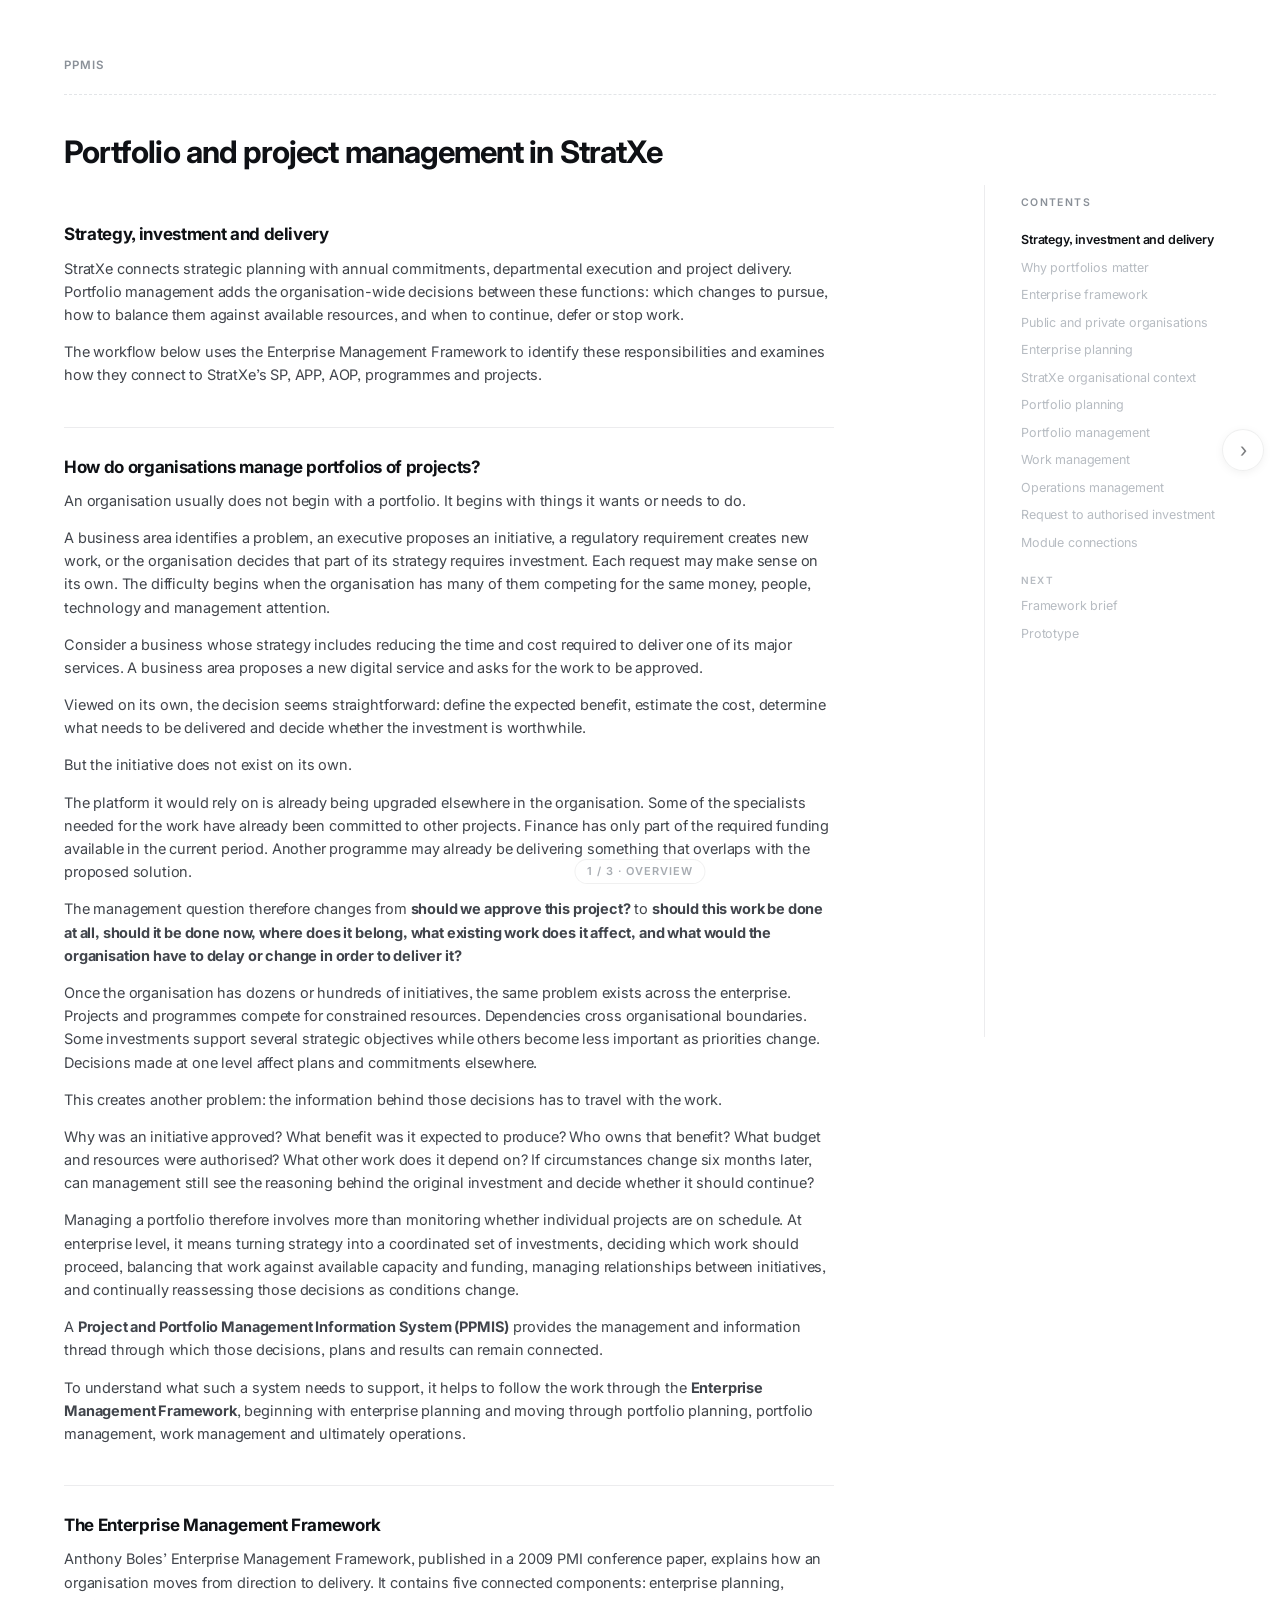
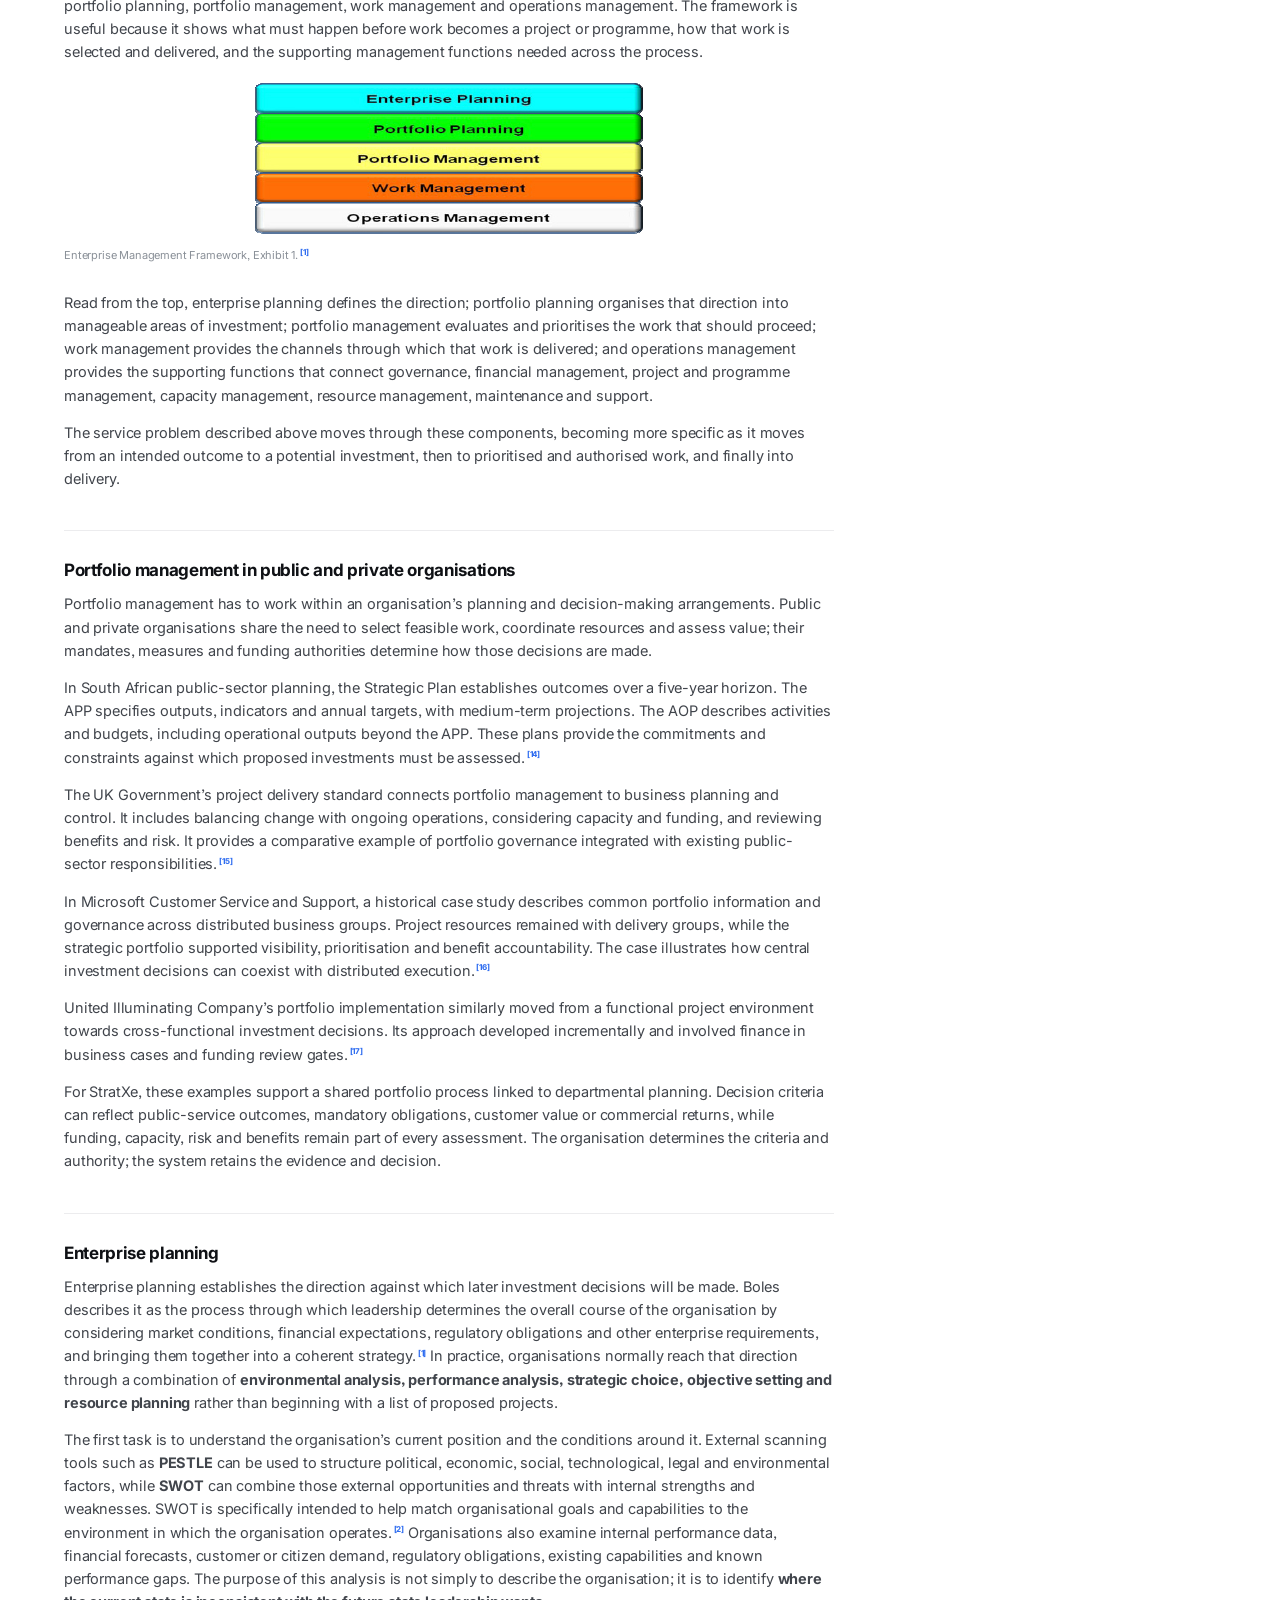
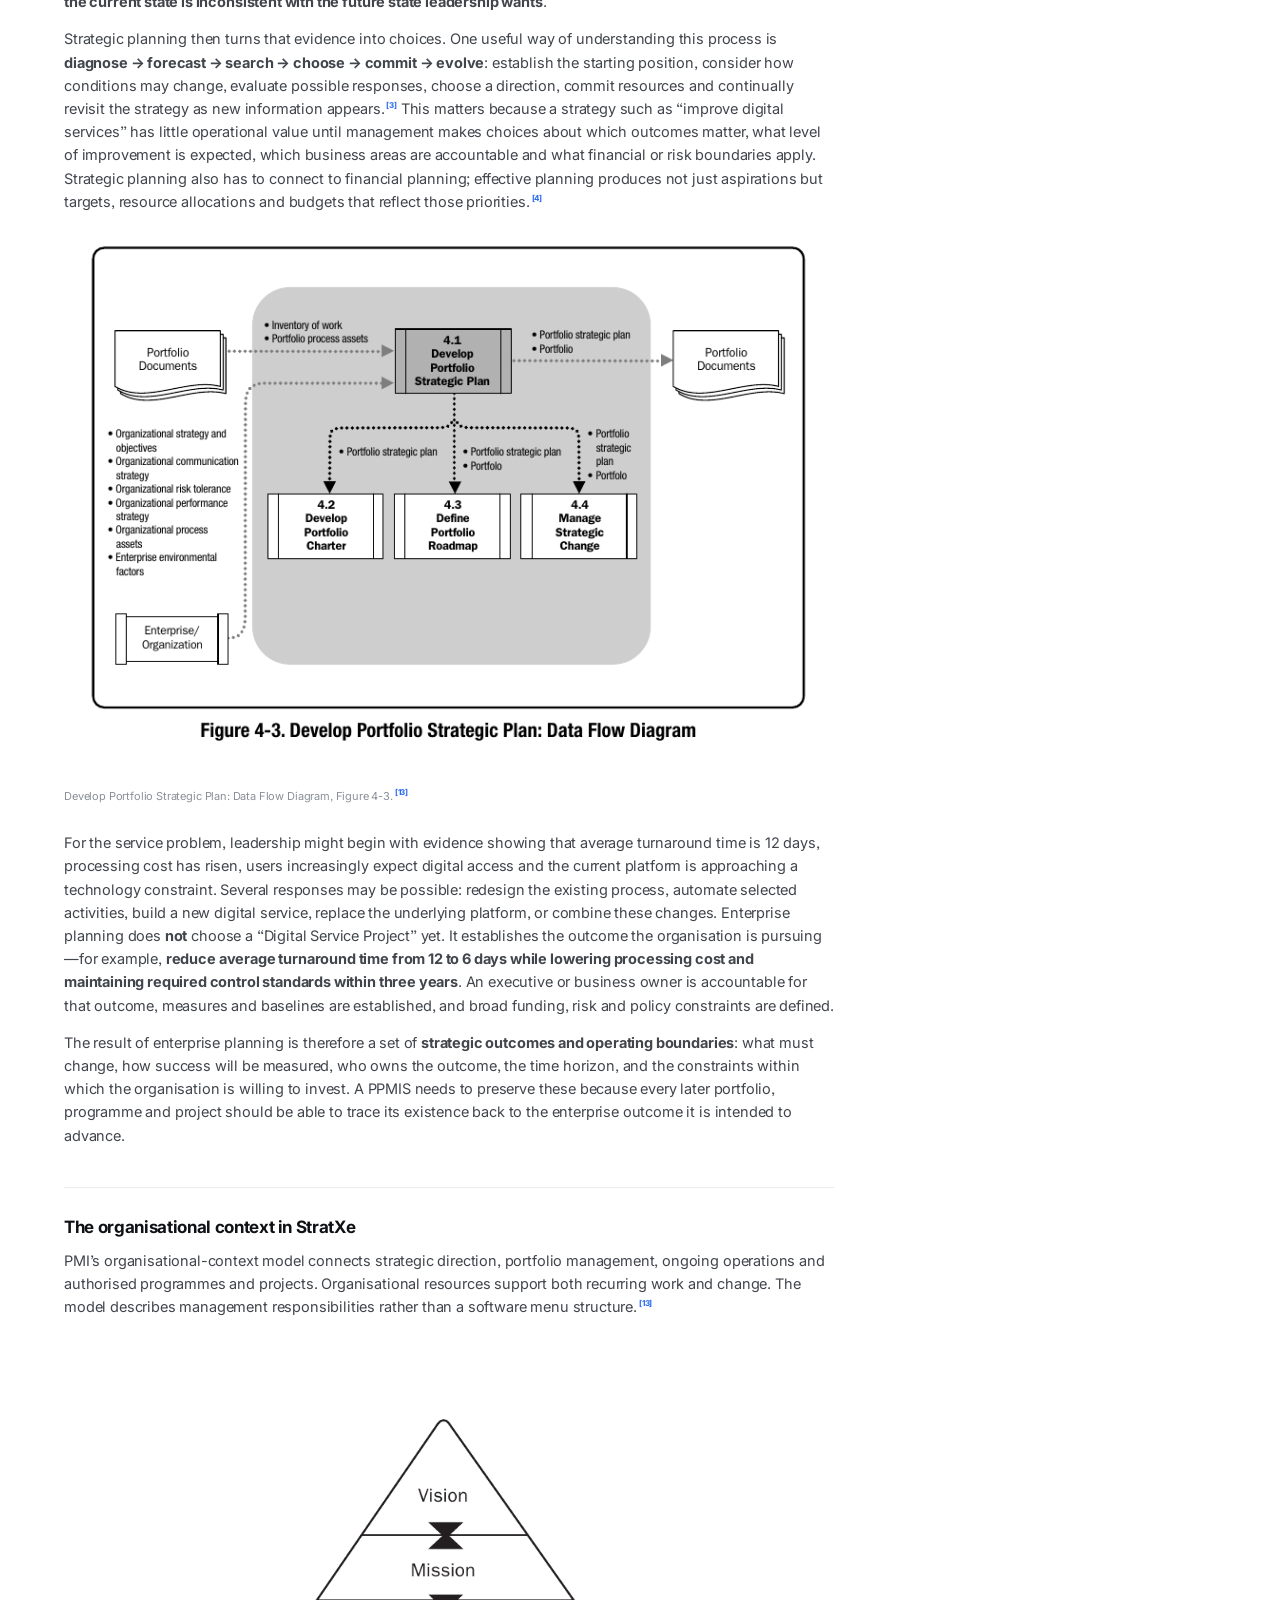
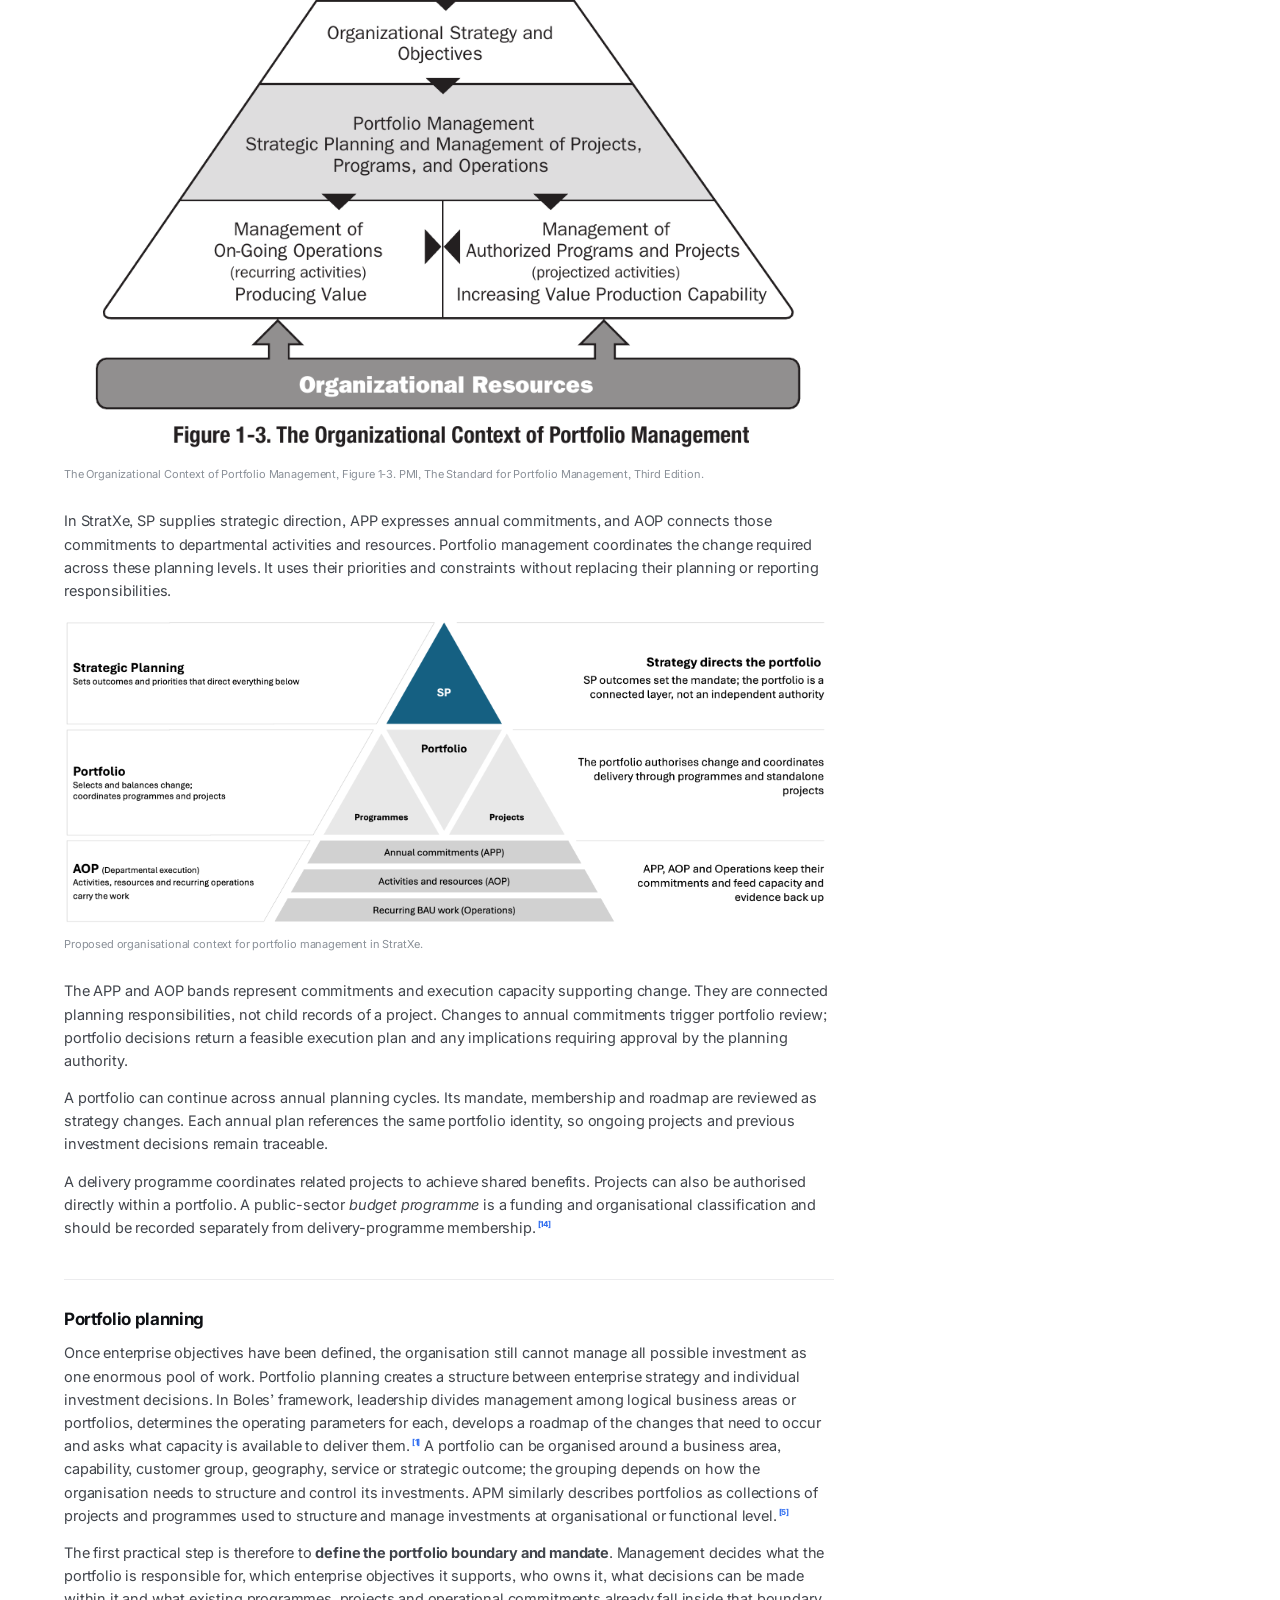
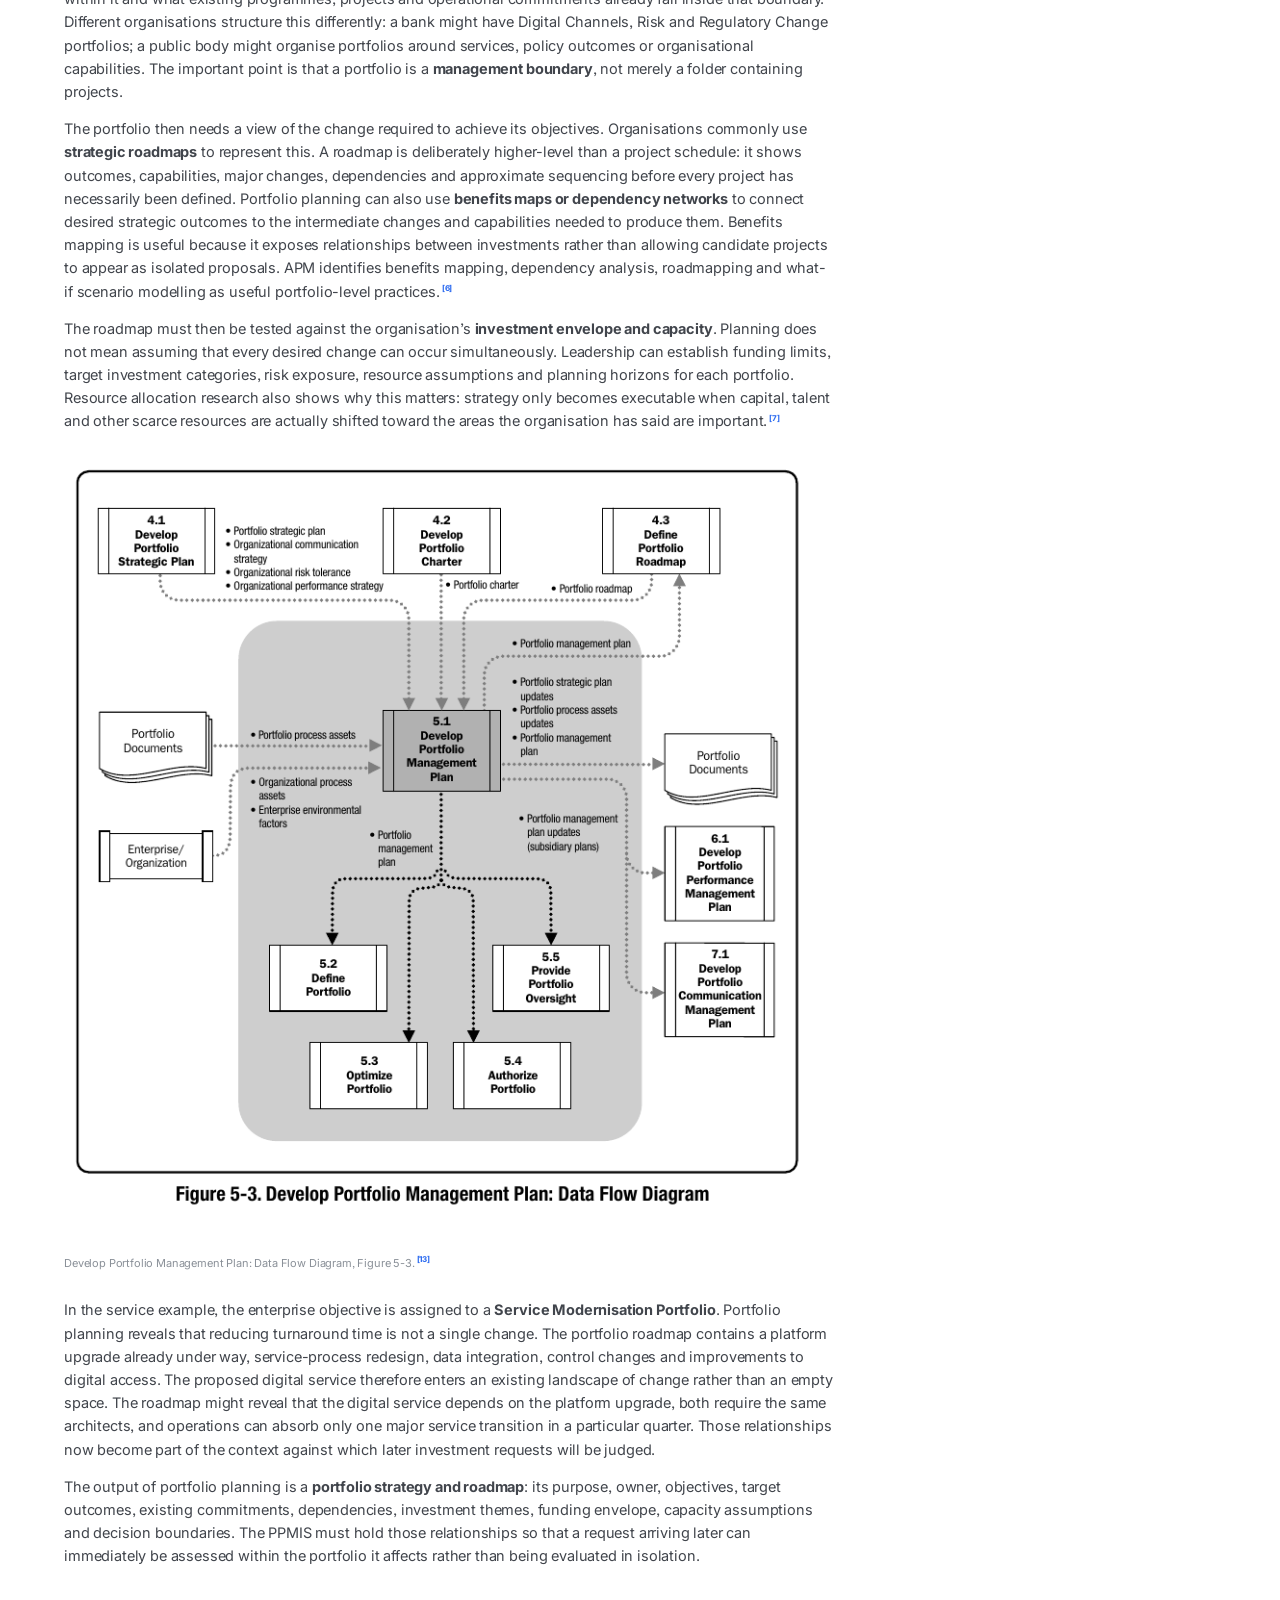
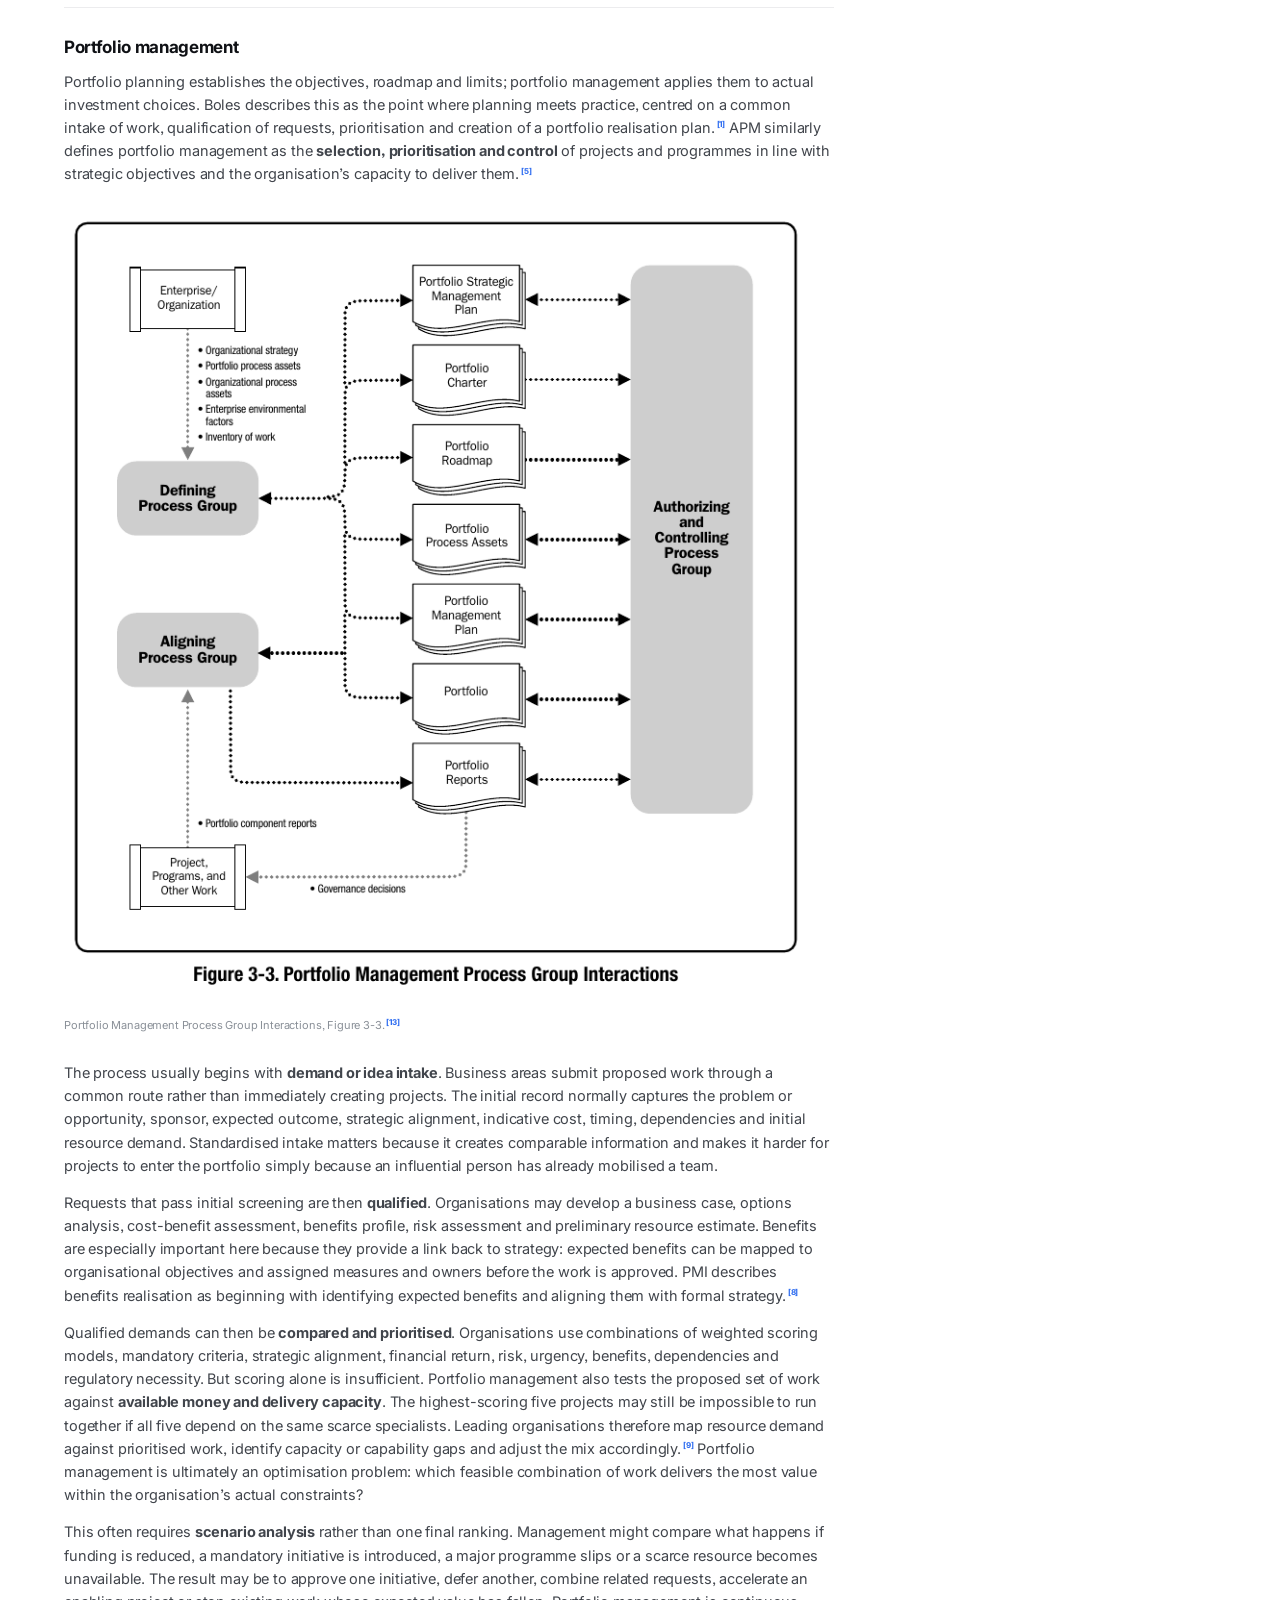
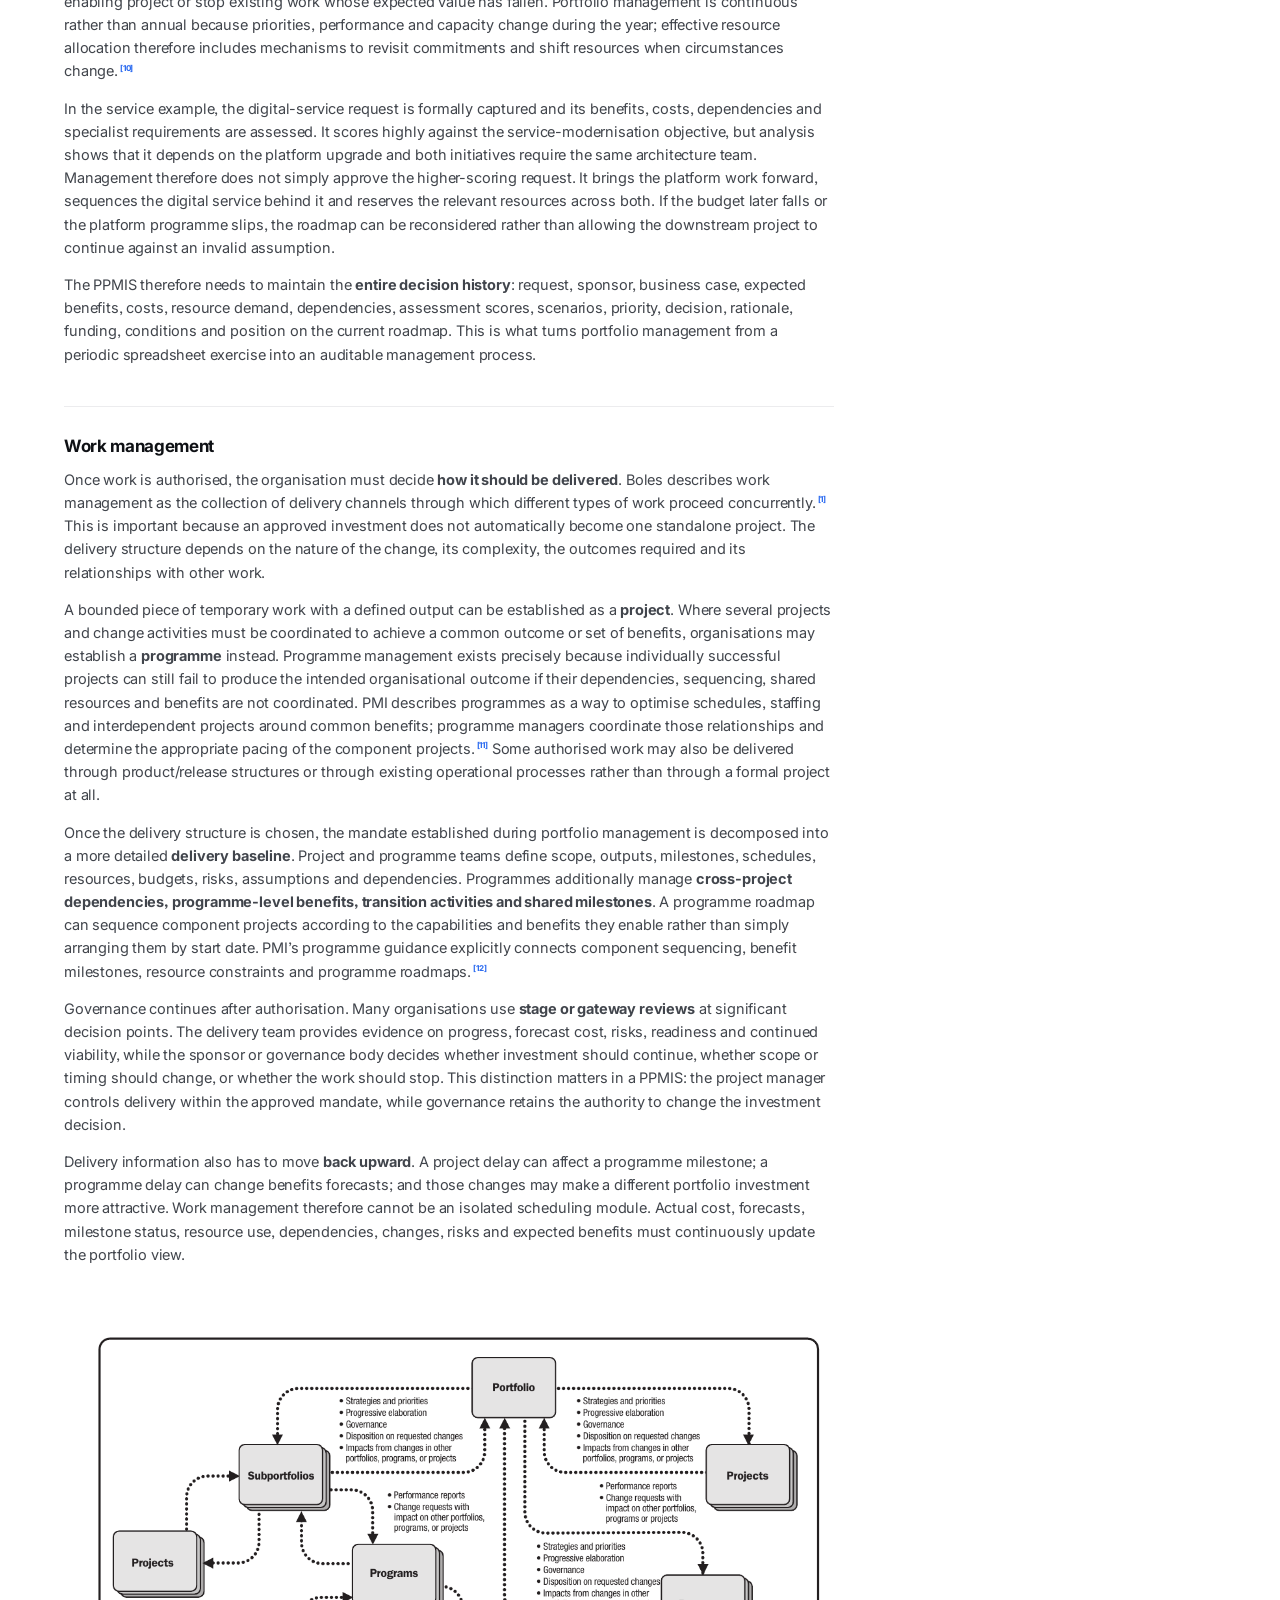
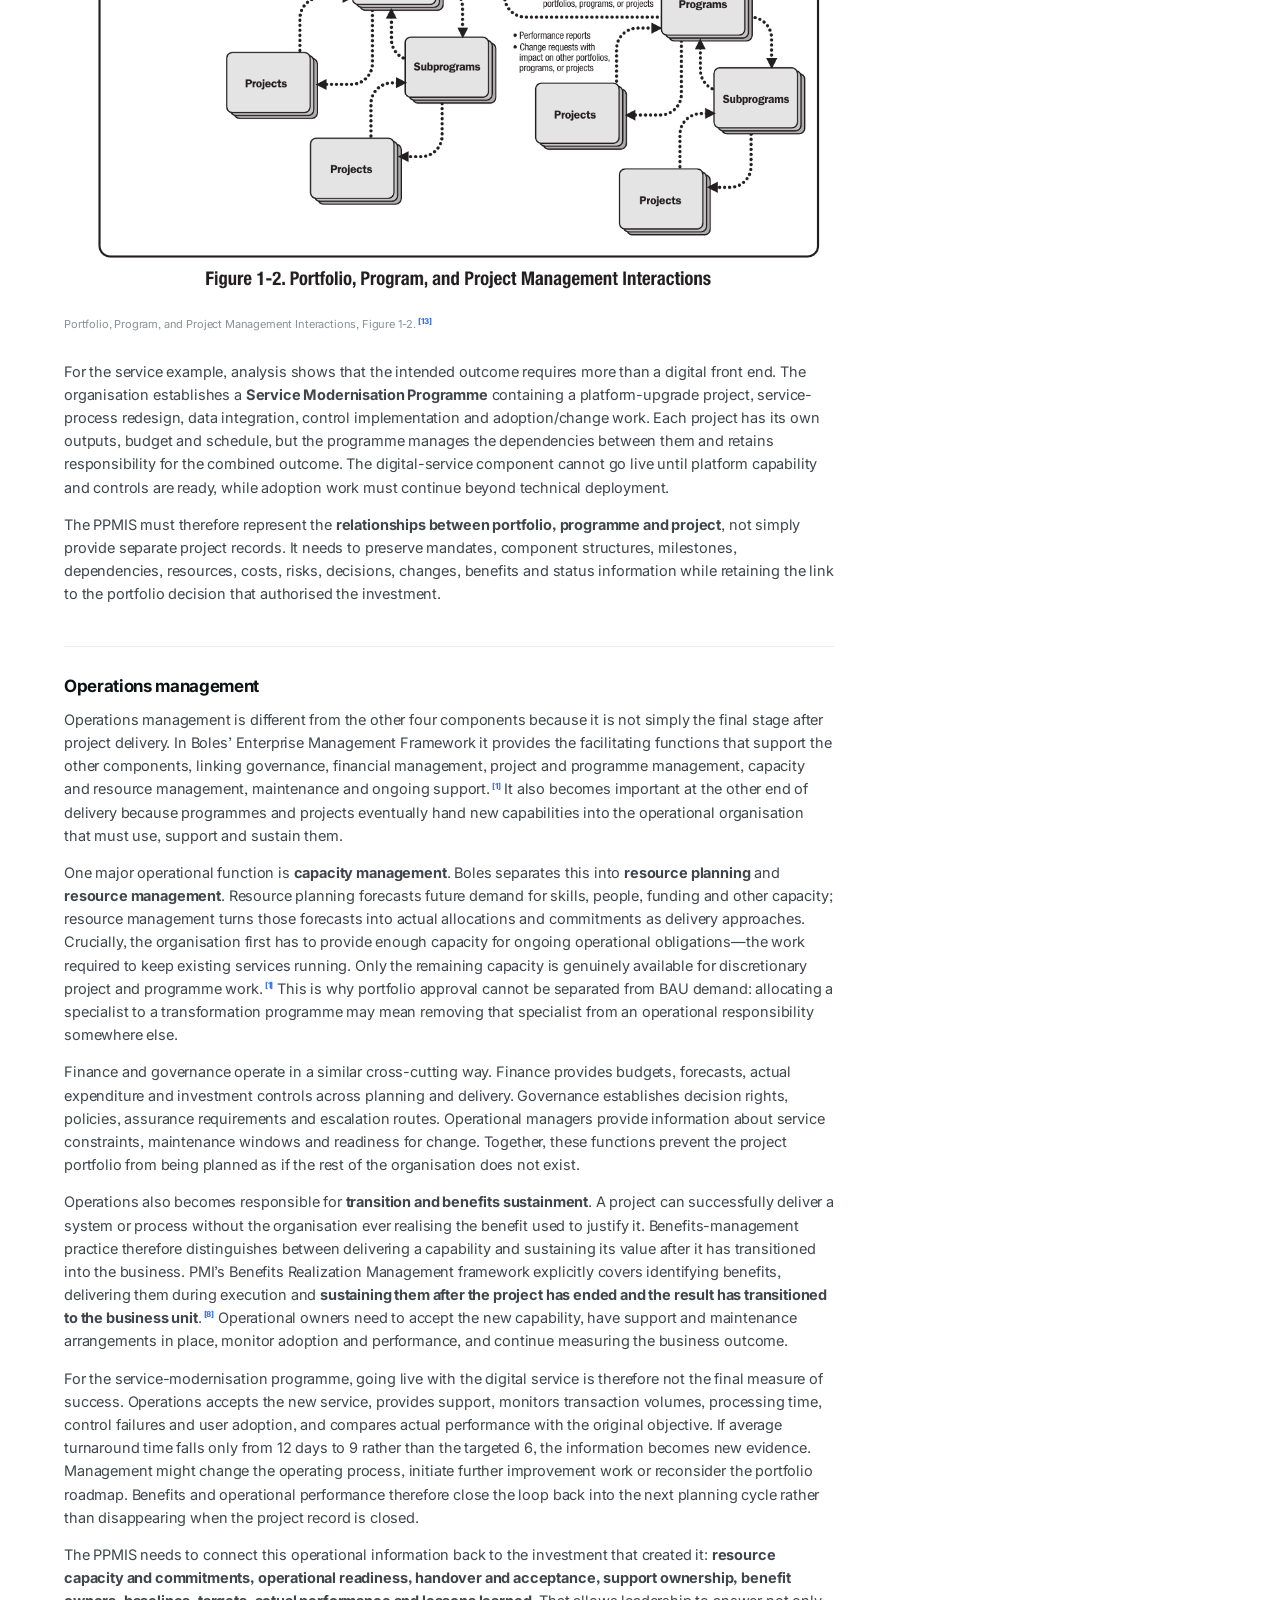
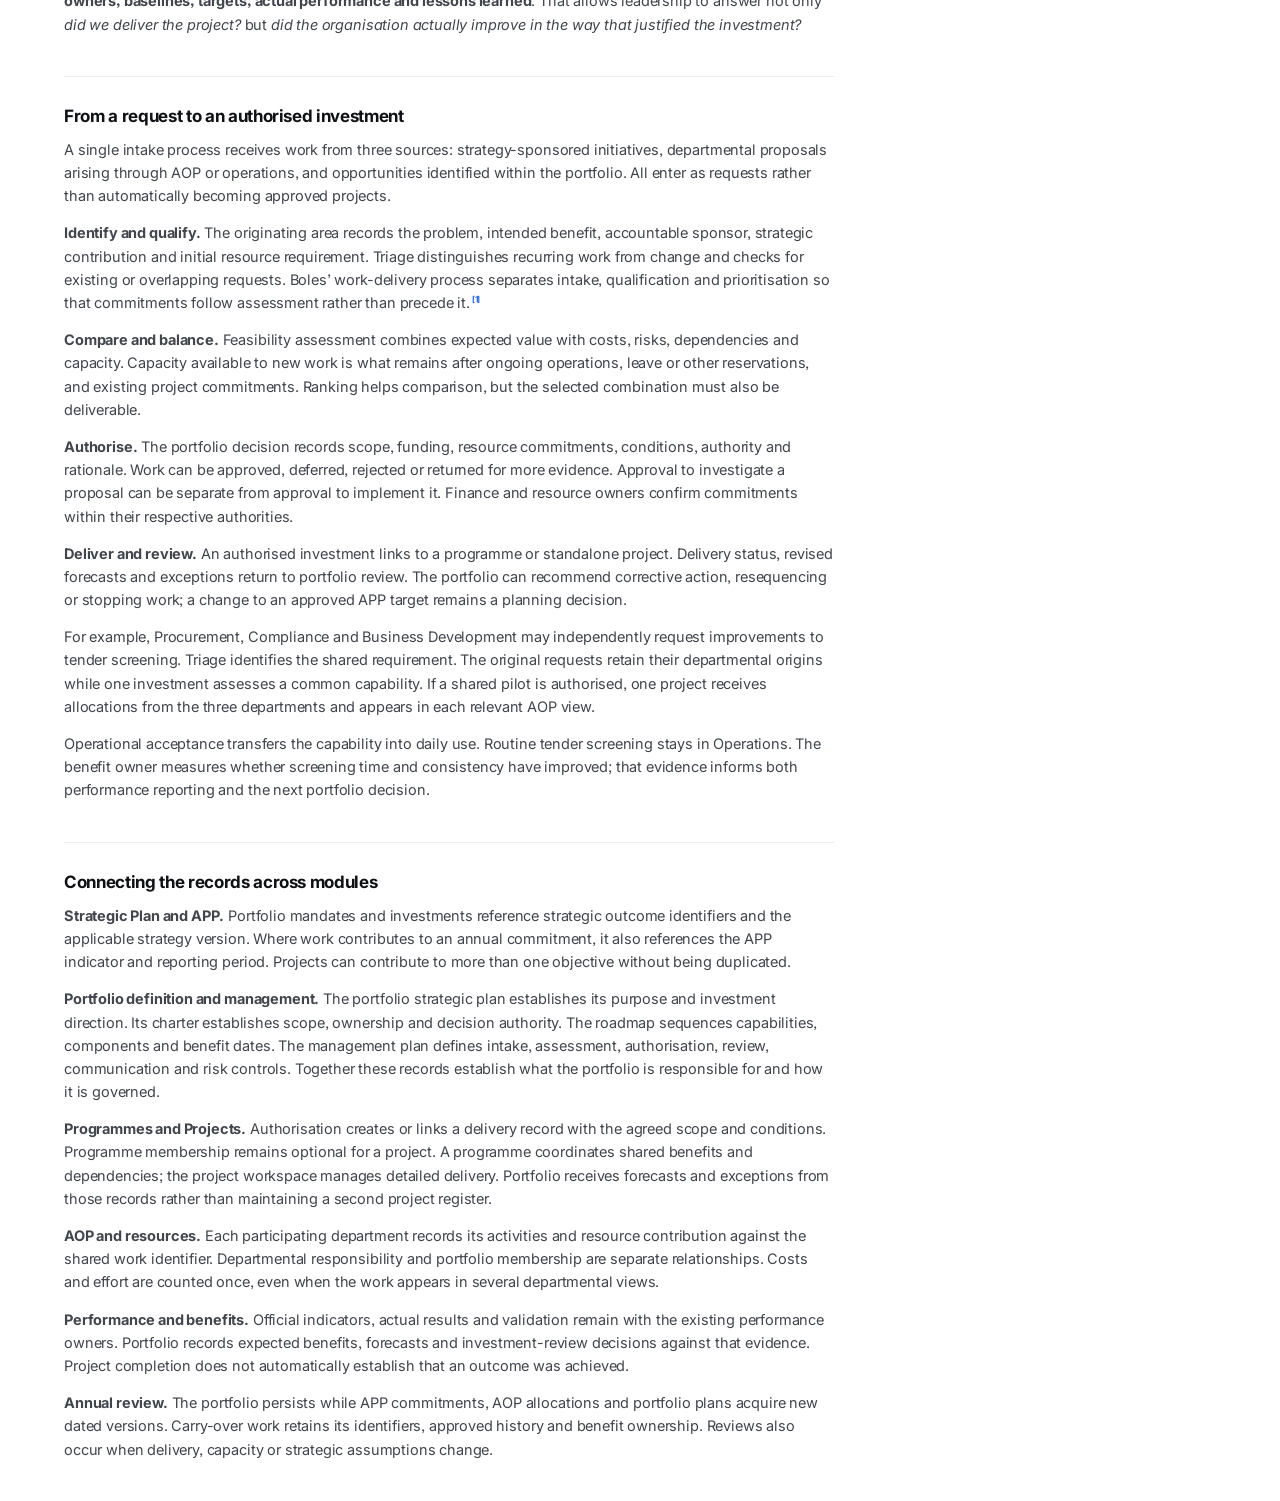
<file: index.html>
<!doctype html>
<html lang="en">
  <head>
    <meta charset="UTF-8" />
    <meta name="viewport" content="width=device-width, initial-scale=1.0" />
    <title>Portfolio and project management in StratXe</title>
    <link rel="preconnect" href="https://fonts.googleapis.com" />
    <link rel="preconnect" href="https://fonts.gstatic.com" crossorigin />
    <link
      href="https://fonts.googleapis.com/css2?family=Inter:wght@400;500;600;700;800&amp;display=swap"
      rel="stylesheet"
    />
    <link rel="stylesheet" href="styles.css" />
    <style>
      .source-figure {
        margin: 20px 0 27px;
        padding: 0;
        border: 0;
        background: transparent;
      }
      .source-figure img {
        display: block;
        width: auto;
        max-width: 100%;
        height: auto;
        margin: 0 auto;
      }
      .source-figure.wide img {
        width: 100%;
      }
      .source-figure figcaption {
        margin-top: 13px;
        padding-top: 0;
        border-top: 0;
        color: var(--muted);
        font-size: 11px;
        line-height: 1.5;
      }
      .source-figure.plain {
        padding: 0;
        border: 0;
        background: transparent;
      }
      .source-figure.plain figcaption {
        padding-top: 0;
        border-top: 0;
      }
      .cite {
        margin-left: 2px;
        vertical-align: super;
        font-size: 8px;
        font-weight: 750;
        line-height: 0;
      }
      .cite a {
        color: var(--blue);
        text-decoration: none;
      }
      .cite a:hover,
      .cite a:focus-visible {
        text-decoration: underline;
      }
      .content {
        max-width: 820px;
        padding-right: 50px;
      }
      @media (max-width: 1040px) {
        .grid {
          grid-template-columns: minmax(0, 1fr);
        }
        .toc {
          display: none;
        }
        .content {
          max-width: 780px;
          padding-right: 0;
        }
      }
    </style>
  </head>
  <body>
    <div class="page">
      <div class="crumb">
        <span>PPMIS</span>
      </div>
      <h1>Portfolio and project management in StratXe</h1>

      <div class="grid">
        <main class="content">
          <section class="sec" id="stratxe">
            <h3 class="sec-t">Strategy, investment and delivery</h3>
            <p>
              StratXe connects strategic planning with annual commitments,
              departmental execution and project delivery. Portfolio management
              adds the organisation-wide decisions between these functions:
              which changes to pursue, how to balance them against available
              resources, and when to continue, defer or stop work.
            </p>
            <p>
              The workflow below uses the Enterprise Management Framework to
              identify these responsibilities and examines how they connect to
              StratXe’s SP, APP, AOP, programmes and projects.
            </p>
          </section>
          <section class="sec" id="problem">
            <h3 class="sec-t">
              How do organisations manage portfolios of projects?
            </h3>
            <p>
              An organisation usually does not begin with a portfolio. It begins
              with things it wants or needs to do.
            </p>
            <p>
              A business area identifies a problem, an executive proposes an
              initiative, a regulatory requirement creates new work, or the
              organisation decides that part of its strategy requires
              investment. Each request may make sense on its own. The difficulty
              begins when the organisation has many of them competing for the
              same money, people, technology and management attention.
            </p>
            <p>
              Consider a business whose strategy includes reducing the time and
              cost required to deliver one of its major services. A business
              area proposes a new digital service and asks for the work to be
              approved.
            </p>
            <p>
              Viewed on its own, the decision seems straightforward: define the
              expected benefit, estimate the cost, determine what needs to be
              delivered and decide whether the investment is worthwhile.
            </p>
            <p>But the initiative does not exist on its own.</p>
            <p>
              The platform it would rely on is already being upgraded elsewhere
              in the organisation. Some of the specialists needed for the work
              have already been committed to other projects. Finance has only
              part of the required funding available in the current period.
              Another programme may already be delivering something that
              overlaps with the proposed solution.
            </p>
            <p>
              The management question therefore changes from
              <strong>should we approve this project?</strong> to
              <strong
                >should this work be done at all, should it be done now, where
                does it belong, what existing work does it affect, and what
                would the organisation have to delay or change in order to
                deliver it?</strong
              >
            </p>
            <p>
              Once the organisation has dozens or hundreds of initiatives, the
              same problem exists across the enterprise. Projects and programmes
              compete for constrained resources. Dependencies cross
              organisational boundaries. Some investments support several
              strategic objectives while others become less important as
              priorities change. Decisions made at one level affect plans and
              commitments elsewhere.
            </p>
            <p>
              This creates another problem: the information behind those
              decisions has to travel with the work.
            </p>
            <p>
              Why was an initiative approved? What benefit was it expected to
              produce? Who owns that benefit? What budget and resources were
              authorised? What other work does it depend on? If circumstances
              change six months later, can management still see the reasoning
              behind the original investment and decide whether it should
              continue?
            </p>
            <p>
              Managing a portfolio therefore involves more than monitoring
              whether individual projects are on schedule. At enterprise level,
              it means turning strategy into a coordinated set of investments,
              deciding which work should proceed, balancing that work against
              available capacity and funding, managing relationships between
              initiatives, and continually reassessing those decisions as
              conditions change.
            </p>
            <p>
              A
              <strong
                >Project and Portfolio Management Information System
                (PPMIS)</strong
              >
              provides the management and information thread through which those
              decisions, plans and results can remain connected.
            </p>
            <p>
              To understand what such a system needs to support, it helps to
              follow the work through the
              <strong>Enterprise Management Framework</strong>, beginning with
              enterprise planning and moving through portfolio planning,
              portfolio management, work management and ultimately operations.
            </p>
          </section>

          <section class="sec" id="framework">
            <h3 class="sec-t">The Enterprise Management Framework</h3>
            <p>
              Anthony Boles’ Enterprise Management Framework, published in a
              2009 PMI conference paper, explains how an organisation moves from
              direction to delivery. It contains five connected components:
              enterprise planning, portfolio planning, portfolio management,
              work management and operations management. The framework is useful
              because it shows what must happen before work becomes a project or
              programme, how that work is selected and delivered, and the
              supporting management functions needed across the process.
            </p>
            <figure class="source-figure plain">
              <a
                href="https://www.pmi.org/learning/library/work-delivery-process-project-portfolio-management-6680"
                target="_blank"
                rel="noopener"
              >
                <img
                  src="assets/pmi-enterprise-management-framework.jpg"
                  alt="PMI Enterprise Management Framework showing enterprise planning, portfolio planning, portfolio management, work management and operations management"
                />
              </a>
              <figcaption>
                Enterprise Management Framework, Exhibit 1.<sup class="cite"
                  ><a
                    href="https://www.pmi.org/learning/library/work-delivery-process-project-portfolio-management-6680"
                    target="_blank"
                    rel="noopener"
                    aria-label="Source 1"
                    >[1]</a
                  ></sup
                >
              </figcaption>
            </figure>

            <p>
              Read from the top, enterprise planning defines the direction;
              portfolio planning organises that direction into manageable areas
              of investment; portfolio management evaluates and prioritises the
              work that should proceed; work management provides the channels
              through which that work is delivered; and operations management
              provides the supporting functions that connect governance,
              financial management, project and programme management, capacity
              management, resource management, maintenance and support.
            </p>
            <p>
              The service problem described above moves through these
              components, becoming more specific as it moves from an intended
              outcome to a potential investment, then to prioritised and
              authorised work, and finally into delivery.
            </p>
          </section>

          <section class="sec" id="sector-research">
            <h3 class="sec-t">
              Portfolio management in public and private organisations
            </h3>
            <p>
              Portfolio management has to work within an organisation’s planning
              and decision-making arrangements. Public and private organisations
              share the need to select feasible work, coordinate resources and
              assess value; their mandates, measures and funding authorities
              determine how those decisions are made.
            </p>
            <p>
              In South African public-sector planning, the Strategic Plan
              establishes outcomes over a five-year horizon. The APP specifies
              outputs, indicators and annual targets, with medium-term
              projections. The AOP describes activities and budgets, including
              operational outputs beyond the APP. These plans provide the
              commitments and constraints against which proposed investments
              must be assessed.<sup class="cite"
                ><a
                  href="https://www.treasury.gov.za/legislation/pfma/TreasuryInstruction/Guidelines%20for%20Implementation%20of%20the%20Revised%20Framework%20for%20Strategic%20Plans%20and%20Annual%20Performance%20Plans.pdf"
                  target="_blank"
                  rel="noopener"
                  >[14]</a
                ></sup
              >
            </p>
            <p>
              The UK Government’s project delivery standard connects portfolio
              management to business planning and control. It includes balancing
              change with ongoing operations, considering capacity and funding,
              and reviewing benefits and risk. It provides a comparative example
              of portfolio governance integrated with existing public-sector
              responsibilities.<sup class="cite"
                ><a
                  href="https://projectdelivery.gov.uk/library-products/government-functional-standard-govs-002-project-delivery/"
                  target="_blank"
                  rel="noopener"
                  >[15]</a
                ></sup
              >
            </p>
            <p>
              In Microsoft Customer Service and Support, a historical case study
              describes common portfolio information and governance across
              distributed business groups. Project resources remained with
              delivery groups, while the strategic portfolio supported
              visibility, prioritisation and benefit accountability. The case
              illustrates how central investment decisions can coexist with
              distributed execution.<sup class="cite"
                ><a
                  href="https://www.pmi.org/learning/library/2022/02/25/22/01/strategic-portfolio-management-transform-global-organization-6650"
                  target="_blank"
                  rel="noopener"
                  >[16]</a
                ></sup
              >
            </p>
            <p>
              United Illuminating Company’s portfolio implementation similarly
              moved from a functional project environment towards
              cross-functional investment decisions. Its approach developed
              incrementally and involved finance in business cases and funding
              review gates.<sup class="cite"
                ><a
                  href="https://www.pmi.org/learning/library/journey-project-portfolio-management-case-study-1070"
                  target="_blank"
                  rel="noopener"
                  >[17]</a
                ></sup
              >
            </p>
            <p>
              For StratXe, these examples support a shared portfolio process
              linked to departmental planning. Decision criteria can reflect
              public-service outcomes, mandatory obligations, customer value or
              commercial returns, while funding, capacity, risk and benefits
              remain part of every assessment. The organisation determines the
              criteria and authority; the system retains the evidence and
              decision.
            </p>
          </section>
          <section class="sec" id="enterprise-planning">
            <h3 class="sec-t">Enterprise planning</h3>
            <p>
              Enterprise planning establishes the direction against which later
              investment decisions will be made. Boles describes it as the
              process through which leadership determines the overall course of
              the organisation by considering market conditions, financial
              expectations, regulatory obligations and other enterprise
              requirements, and bringing them together into a coherent
              strategy.<sup class="cite"
                ><a
                  href="https://www.pmi.org/learning/library/work-delivery-process-project-portfolio-management-6680"
                  target="_blank"
                  rel="noopener"
                  aria-label="Source 1"
                  >[1]</a
                ></sup
              >
              In practice, organisations normally reach that direction through a
              combination of
              <strong
                >environmental analysis, performance analysis, strategic choice,
                objective setting and resource planning</strong
              >
              rather than beginning with a list of proposed projects.
            </p>
            <p>
              The first task is to understand the organisation’s current
              position and the conditions around it. External scanning tools
              such as <strong>PESTLE</strong> can be used to structure
              political, economic, social, technological, legal and
              environmental factors, while <strong>SWOT</strong> can combine
              those external opportunities and threats with internal strengths
              and weaknesses. SWOT is specifically intended to help match
              organisational goals and capabilities to the environment in which
              the organisation operates.<sup class="cite"
                ><a
                  href="https://www.cipd.org/en/knowledge/factsheets/swot-analysis-factsheet/"
                  target="_blank"
                  rel="noopener"
                  aria-label="Source 2"
                  >[2]</a
                ></sup
              >
              Organisations also examine internal performance data, financial
              forecasts, customer or citizen demand, regulatory obligations,
              existing capabilities and known performance gaps. The purpose of
              this analysis is not simply to describe the organisation; it is to
              identify
              <strong
                >where the current state is inconsistent with the future state
                leadership wants</strong
              >.
            </p>
            <p>
              Strategic planning then turns that evidence into choices. One
              useful way of understanding this process is
              <strong
                >diagnose → forecast → search → choose → commit → evolve</strong
              >: establish the starting position, consider how conditions may
              change, evaluate possible responses, choose a direction, commit
              resources and continually revisit the strategy as new information
              appears.<sup class="cite"
                ><a
                  href="https://www.mckinsey.com/capabilities/strategy-and-corporate-finance/our-insights/mastering-the-building-blocks-of-strategy"
                  target="_blank"
                  rel="noopener"
                  aria-label="Source 3"
                  >[3]</a
                ></sup
              >
              This matters because a strategy such as “improve digital services”
              has little operational value until management makes choices about
              which outcomes matter, what level of improvement is expected,
              which business areas are accountable and what financial or risk
              boundaries apply. Strategic planning also has to connect to
              financial planning; effective planning produces not just
              aspirations but targets, resource allocations and budgets that
              reflect those priorities.<sup class="cite"
                ><a
                  href="https://www.mckinsey.com/capabilities/strategy-and-corporate-finance/our-insights/how-to-improve-strategic-planning"
                  target="_blank"
                  rel="noopener"
                  aria-label="Source 4"
                  >[4]</a
                ></sup
              >
            </p>

            <figure class="source-figure wide">
              <a
                href="https://www.pmi.org/-/media/pmi/documents/public/pdf/certifications/standard-for-portfolio-management-third-edition.pdf"
                target="_blank"
                rel="noopener"
              >
                <img
                  src="assets/pmi-develop-portfolio-strategic-plan.png"
                  alt="PMI data flow diagram showing organisational strategy, existing portfolio information and enterprise factors feeding the development of the portfolio strategic plan"
                />
              </a>
              <figcaption>
                Develop Portfolio Strategic Plan: Data Flow Diagram, Figure
                4-3.<sup class="cite"
                  ><a
                    href="https://www.pmi.org/-/media/pmi/documents/public/pdf/certifications/standard-for-portfolio-management-third-edition.pdf"
                    target="_blank"
                    rel="noopener"
                    aria-label="Source 13"
                    >[13]</a
                  ></sup
                >
              </figcaption>
            </figure>

            <p>
              For the service problem, leadership might begin with evidence
              showing that average turnaround time is 12 days, processing cost
              has risen, users increasingly expect digital access and the
              current platform is approaching a technology constraint. Several
              responses may be possible: redesign the existing process, automate
              selected activities, build a new digital service, replace the
              underlying platform, or combine these changes. Enterprise planning
              does <strong>not</strong> choose a “Digital Service Project” yet.
              It establishes the outcome the organisation is pursuing—for
              example,
              <strong
                >reduce average turnaround time from 12 to 6 days while lowering
                processing cost and maintaining required control standards
                within three years</strong
              >. An executive or business owner is accountable for that outcome,
              measures and baselines are established, and broad funding, risk
              and policy constraints are defined.
            </p>
            <p>
              The result of enterprise planning is therefore a set of
              <strong>strategic outcomes and operating boundaries</strong>: what
              must change, how success will be measured, who owns the outcome,
              the time horizon, and the constraints within which the
              organisation is willing to invest. A PPMIS needs to preserve these
              because every later portfolio, programme and project should be
              able to trace its existence back to the enterprise outcome it is
              intended to advance.
            </p>
          </section>

          <section class="sec" id="stratxe-context">
            <h3 class="sec-t">The organisational context in StratXe</h3>
            <p>
              PMI’s organisational-context model connects strategic direction,
              portfolio management, ongoing operations and authorised programmes
              and projects. Organisational resources support both recurring work
              and change. The model describes management responsibilities rather
              than a software menu structure.<sup class="cite"
                ><a
                  href="https://www.pmi.org/-/media/pmi/documents/public/pdf/certifications/standard-for-portfolio-management-third-edition.pdf#page=20"
                  target="_blank"
                  rel="noopener"
                  >[13]</a
                ></sup
              >
            </p>
            <figure class="source-figure wide">
              <a
                href="https://www.pmi.org/-/media/pmi/documents/public/pdf/certifications/standard-for-portfolio-management-third-edition.pdf#page=20"
                target="_blank"
                rel="noopener"
                ><img
                  src="assets/pmi-organizational-context.png"
                  alt="PMI organisational context: strategy, portfolio management, operations, programmes and projects supported by organisational resources"
              /></a>
              <figcaption>
                The Organizational Context of Portfolio Management, Figure 1-3.
                PMI, The Standard for Portfolio Management, Third Edition.
              </figcaption>
            </figure>
            <p>
              In StratXe, SP supplies strategic direction, APP expresses annual
              commitments, and AOP connects those commitments to departmental
              activities and resources. Portfolio management coordinates the
              change required across these planning levels. It uses their
              priorities and constraints without replacing their planning or
              reporting responsibilities.
            </p>
            <figure class="source-figure wide">
              <a
                href="assets/stratxe-organisational-context.png"
                target="_blank"
                rel="noopener"
                ><img
                  src="assets/stratxe-organisational-context.png"
                  width="4189"
                  height="1636"
                  alt="Proposed StratXe model: SP directs portfolio, programmes and projects, with APP commitments, AOP activities and resources, and recurring operations"
              /></a>
              <figcaption>
                Proposed organisational context for portfolio management in
                StratXe.
              </figcaption>
            </figure>
            <p>
              The APP and AOP bands represent commitments and execution capacity
              supporting change. They are connected planning responsibilities,
              not child records of a project. Changes to annual commitments
              trigger portfolio review; portfolio decisions return a feasible
              execution plan and any implications requiring approval by the
              planning authority.
            </p>
            <p>
              A portfolio can continue across annual planning cycles. Its
              mandate, membership and roadmap are reviewed as strategy changes.
              Each annual plan references the same portfolio identity, so
              ongoing projects and previous investment decisions remain
              traceable.
            </p>
            <p>
              A delivery programme coordinates related projects to achieve
              shared benefits. Projects can also be authorised directly within a
              portfolio. A public-sector <em>budget programme</em> is a funding
              and organisational classification and should be recorded
              separately from delivery-programme membership.<sup class="cite"
                ><a
                  href="https://www.treasury.gov.za/legislation/pfma/TreasuryInstruction/Guidelines%20for%20Implementation%20of%20the%20Revised%20Framework%20for%20Strategic%20Plans%20and%20Annual%20Performance%20Plans.pdf"
                  target="_blank"
                  rel="noopener"
                  >[14]</a
                ></sup
              >
            </p>
          </section>
          <section class="sec" id="portfolio-planning">
            <h3 class="sec-t">Portfolio planning</h3>
            <p>
              Once enterprise objectives have been defined, the organisation
              still cannot manage all possible investment as one enormous pool
              of work. Portfolio planning creates a structure between enterprise
              strategy and individual investment decisions. In Boles’ framework,
              leadership divides management among logical business areas or
              portfolios, determines the operating parameters for each, develops
              a roadmap of the changes that need to occur and asks what capacity
              is available to deliver them.<sup class="cite"
                ><a
                  href="https://www.pmi.org/learning/library/work-delivery-process-project-portfolio-management-6680"
                  target="_blank"
                  rel="noopener"
                  aria-label="Source 1"
                  >[1]</a
                ></sup
              >
              A portfolio can be organised around a business area, capability,
              customer group, geography, service or strategic outcome; the
              grouping depends on how the organisation needs to structure and
              control its investments. APM similarly describes portfolios as
              collections of projects and programmes used to structure and
              manage investments at organisational or functional level.<sup
                class="cite"
                ><a
                  href="https://www.apm.org.uk/resources/what-is-project-management/what-is-portfolio-management/"
                  target="_blank"
                  rel="noopener"
                  aria-label="Source 5"
                  >[5]</a
                ></sup
              >
            </p>
            <p>
              The first practical step is therefore to
              <strong>define the portfolio boundary and mandate</strong>.
              Management decides what the portfolio is responsible for, which
              enterprise objectives it supports, who owns it, what decisions can
              be made within it and what existing programmes, projects and
              operational commitments already fall inside that boundary.
              Different organisations structure this differently: a bank might
              have Digital Channels, Risk and Regulatory Change portfolios; a
              public body might organise portfolios around services, policy
              outcomes or organisational capabilities. The important point is
              that a portfolio is a <strong>management boundary</strong>, not
              merely a folder containing projects.
            </p>
            <p>
              The portfolio then needs a view of the change required to achieve
              its objectives. Organisations commonly use
              <strong>strategic roadmaps</strong> to represent this. A roadmap
              is deliberately higher-level than a project schedule: it shows
              outcomes, capabilities, major changes, dependencies and
              approximate sequencing before every project has necessarily been
              defined. Portfolio planning can also use
              <strong>benefits maps or dependency networks</strong> to connect
              desired strategic outcomes to the intermediate changes and
              capabilities needed to produce them. Benefits mapping is useful
              because it exposes relationships between investments rather than
              allowing candidate projects to appear as isolated proposals. APM
              identifies benefits mapping, dependency analysis, roadmapping and
              what-if scenario modelling as useful portfolio-level
              practices.<sup class="cite"
                ><a
                  href="https://www.apm.org.uk/blog/maximising-organisational-success-through-benefits-management-and-portfolio-prioritisation/"
                  target="_blank"
                  rel="noopener"
                  aria-label="Source 6"
                  >[6]</a
                ></sup
              >
            </p>
            <p>
              The roadmap must then be tested against the organisation’s
              <strong>investment envelope and capacity</strong>. Planning does
              not mean assuming that every desired change can occur
              simultaneously. Leadership can establish funding limits, target
              investment categories, risk exposure, resource assumptions and
              planning horizons for each portfolio. Resource allocation research
              also shows why this matters: strategy only becomes executable when
              capital, talent and other scarce resources are actually shifted
              toward the areas the organisation has said are important.<sup
                class="cite"
                ><a
                  href="https://www.mckinsey.com/capabilities/strategy-and-corporate-finance/our-insights/keep-calm-and-allocate-capital-six-process-improvements"
                  target="_blank"
                  rel="noopener"
                  aria-label="Source 7"
                  >[7]</a
                ></sup
              >
            </p>

            <figure class="source-figure wide">
              <a
                href="https://www.pmi.org/-/media/pmi/documents/public/pdf/certifications/standard-for-portfolio-management-third-edition.pdf"
                target="_blank"
                rel="noopener"
              >
                <img
                  src="assets/pmi-develop-portfolio-management-plan.png"
                  alt="PMI data flow diagram showing the strategic plan, charter and roadmap feeding the development of the portfolio management plan and its supporting management processes"
                />
              </a>
              <figcaption>
                Develop Portfolio Management Plan: Data Flow Diagram, Figure
                5-3.<sup class="cite"
                  ><a
                    href="https://www.pmi.org/-/media/pmi/documents/public/pdf/certifications/standard-for-portfolio-management-third-edition.pdf"
                    target="_blank"
                    rel="noopener"
                    aria-label="Source 13"
                    >[13]</a
                  ></sup
                >
              </figcaption>
            </figure>

            <p>
              In the service example, the enterprise objective is assigned to a
              <strong>Service Modernisation Portfolio</strong>. Portfolio
              planning reveals that reducing turnaround time is not a single
              change. The portfolio roadmap contains a platform upgrade already
              under way, service-process redesign, data integration, control
              changes and improvements to digital access. The proposed digital
              service therefore enters an existing landscape of change rather
              than an empty space. The roadmap might reveal that the digital
              service depends on the platform upgrade, both require the same
              architects, and operations can absorb only one major service
              transition in a particular quarter. Those relationships now become
              part of the context against which later investment requests will
              be judged.
            </p>
            <p>
              The output of portfolio planning is a
              <strong>portfolio strategy and roadmap</strong>: its purpose,
              owner, objectives, target outcomes, existing commitments,
              dependencies, investment themes, funding envelope, capacity
              assumptions and decision boundaries. The PPMIS must hold those
              relationships so that a request arriving later can immediately be
              assessed within the portfolio it affects rather than being
              evaluated in isolation.
            </p>
          </section>

          <section class="sec" id="portfolio-management">
            <h3 class="sec-t">Portfolio management</h3>
            <p>
              Portfolio planning establishes the objectives, roadmap and limits;
              portfolio management applies them to actual investment choices.
              Boles describes this as the point where planning meets practice,
              centred on a common intake of work, qualification of requests,
              prioritisation and creation of a portfolio realisation plan.<sup
                class="cite"
                ><a
                  href="https://www.pmi.org/learning/library/work-delivery-process-project-portfolio-management-6680"
                  target="_blank"
                  rel="noopener"
                  aria-label="Source 1"
                  >[1]</a
                ></sup
              >
              APM similarly defines portfolio management as the
              <strong>selection, prioritisation and control</strong> of projects
              and programmes in line with strategic objectives and the
              organisation’s capacity to deliver them.<sup class="cite"
                ><a
                  href="https://www.apm.org.uk/resources/what-is-project-management/what-is-portfolio-management/"
                  target="_blank"
                  rel="noopener"
                  aria-label="Source 5"
                  >[5]</a
                ></sup
              >
            </p>

            <figure class="source-figure wide">
              <a
                href="https://www.pmi.org/-/media/pmi/documents/public/pdf/certifications/standard-for-portfolio-management-third-edition.pdf"
                target="_blank"
                rel="noopener"
              >
                <img
                  src="assets/pmi-process-group-interactions.png"
                  alt="PMI portfolio management process group interactions linking strategy and work inventory to defining, aligning, authorising and controlling, projects, programmes and results"
                />
              </a>
              <figcaption>
                Portfolio Management Process Group Interactions, Figure 3-3.<sup
                  class="cite"
                  ><a
                    href="https://www.pmi.org/-/media/pmi/documents/public/pdf/certifications/standard-for-portfolio-management-third-edition.pdf"
                    target="_blank"
                    rel="noopener"
                    aria-label="Source 13"
                    >[13]</a
                  ></sup
                >
              </figcaption>
            </figure>

            <p>
              The process usually begins with
              <strong>demand or idea intake</strong>. Business areas submit
              proposed work through a common route rather than immediately
              creating projects. The initial record normally captures the
              problem or opportunity, sponsor, expected outcome, strategic
              alignment, indicative cost, timing, dependencies and initial
              resource demand. Standardised intake matters because it creates
              comparable information and makes it harder for projects to enter
              the portfolio simply because an influential person has already
              mobilised a team.
            </p>
            <p>
              Requests that pass initial screening are then
              <strong>qualified</strong>. Organisations may develop a business
              case, options analysis, cost-benefit assessment, benefits profile,
              risk assessment and preliminary resource estimate. Benefits are
              especially important here because they provide a link back to
              strategy: expected benefits can be mapped to organisational
              objectives and assigned measures and owners before the work is
              approved. PMI describes benefits realisation as beginning with
              identifying expected benefits and aligning them with formal
              strategy.<sup class="cite"
                ><a
                  href="https://www.pmi.org/learning/thought-leadership/series/benefits-realization/benefits-realization-management-framework"
                  target="_blank"
                  rel="noopener"
                  aria-label="Source 8"
                  >[8]</a
                ></sup
              >
            </p>
            <p>
              Qualified demands can then be
              <strong>compared and prioritised</strong>. Organisations use
              combinations of weighted scoring models, mandatory criteria,
              strategic alignment, financial return, risk, urgency, benefits,
              dependencies and regulatory necessity. But scoring alone is
              insufficient. Portfolio management also tests the proposed set of
              work against
              <strong>available money and delivery capacity</strong>. The
              highest-scoring five projects may still be impossible to run
              together if all five depend on the same scarce specialists.
              Leading organisations therefore map resource demand against
              prioritised work, identify capacity or capability gaps and adjust
              the mix accordingly.<sup class="cite"
                ><a
                  href="https://www.mckinsey.com/capabilities/operations/our-insights/matching-the-right-projects-with-the-right-resources"
                  target="_blank"
                  rel="noopener"
                  aria-label="Source 9"
                  >[9]</a
                ></sup
              >
              Portfolio management is ultimately an optimisation problem: which
              feasible combination of work delivers the most value within the
              organisation’s actual constraints?
            </p>
            <p>
              This often requires <strong>scenario analysis</strong> rather than
              one final ranking. Management might compare what happens if
              funding is reduced, a mandatory initiative is introduced, a major
              programme slips or a scarce resource becomes unavailable. The
              result may be to approve one initiative, defer another, combine
              related requests, accelerate an enabling project or stop existing
              work whose expected value has fallen. Portfolio management is
              continuous rather than annual because priorities, performance and
              capacity change during the year; effective resource allocation
              therefore includes mechanisms to revisit commitments and shift
              resources when circumstances change.<sup class="cite"
                ><a
                  href="https://www.mckinsey.com/capabilities/strategy-and-corporate-finance/our-insights/keep-calm-and-allocate-capital-six-process-improvements"
                  target="_blank"
                  rel="noopener"
                  aria-label="Source 10"
                  >[10]</a
                ></sup
              >
            </p>
            <p>
              In the service example, the digital-service request is formally
              captured and its benefits, costs, dependencies and specialist
              requirements are assessed. It scores highly against the
              service-modernisation objective, but analysis shows that it
              depends on the platform upgrade and both initiatives require the
              same architecture team. Management therefore does not simply
              approve the higher-scoring request. It brings the platform work
              forward, sequences the digital service behind it and reserves the
              relevant resources across both. If the budget later falls or the
              platform programme slips, the roadmap can be reconsidered rather
              than allowing the downstream project to continue against an
              invalid assumption.
            </p>
            <p>
              The PPMIS therefore needs to maintain the
              <strong>entire decision history</strong>: request, sponsor,
              business case, expected benefits, costs, resource demand,
              dependencies, assessment scores, scenarios, priority, decision,
              rationale, funding, conditions and position on the current
              roadmap. This is what turns portfolio management from a periodic
              spreadsheet exercise into an auditable management process.
            </p>
          </section>

          <section class="sec" id="work-management">
            <h3 class="sec-t">Work management</h3>
            <p>
              Once work is authorised, the organisation must decide
              <strong>how it should be delivered</strong>. Boles describes work
              management as the collection of delivery channels through which
              different types of work proceed concurrently.<sup class="cite"
                ><a
                  href="https://www.pmi.org/learning/library/work-delivery-process-project-portfolio-management-6680"
                  target="_blank"
                  rel="noopener"
                  aria-label="Source 1"
                  >[1]</a
                ></sup
              >
              This is important because an approved investment does not
              automatically become one standalone project. The delivery
              structure depends on the nature of the change, its complexity, the
              outcomes required and its relationships with other work.
            </p>
            <p>
              A bounded piece of temporary work with a defined output can be
              established as a <strong>project</strong>. Where several projects
              and change activities must be coordinated to achieve a common
              outcome or set of benefits, organisations may establish a
              <strong>programme</strong> instead. Programme management exists
              precisely because individually successful projects can still fail
              to produce the intended organisational outcome if their
              dependencies, sequencing, shared resources and benefits are not
              coordinated. PMI describes programmes as a way to optimise
              schedules, staffing and interdependent projects around common
              benefits; programme managers coordinate those relationships and
              determine the appropriate pacing of the component projects.<sup
                class="cite"
                ><a
                  href="https://www.pmi.org/learning/library/2019/04/07/15/41/new-pmi-standard-pm-8179"
                  target="_blank"
                  rel="noopener"
                  aria-label="Source 11"
                  >[11]</a
                ></sup
              >
              Some authorised work may also be delivered through product/release
              structures or through existing operational processes rather than
              through a formal project at all.
            </p>
            <p>
              Once the delivery structure is chosen, the mandate established
              during portfolio management is decomposed into a more detailed
              <strong>delivery baseline</strong>. Project and programme teams
              define scope, outputs, milestones, schedules, resources, budgets,
              risks, assumptions and dependencies. Programmes additionally
              manage
              <strong
                >cross-project dependencies, programme-level benefits,
                transition activities and shared milestones</strong
              >. A programme roadmap can sequence component projects according
              to the capabilities and benefits they enable rather than simply
              arranging them by start date. PMI’s programme guidance explicitly
              connects component sequencing, benefit milestones, resource
              constraints and programme roadmaps.<sup class="cite"
                ><a
                  href="https://www.pmi.org/learning/library/earned-benefit-method-program-performance-6180"
                  target="_blank"
                  rel="noopener"
                  aria-label="Source 12"
                  >[12]</a
                ></sup
              >
            </p>
            <p>
              Governance continues after authorisation. Many organisations use
              <strong>stage or gateway reviews</strong> at significant decision
              points. The delivery team provides evidence on progress, forecast
              cost, risks, readiness and continued viability, while the sponsor
              or governance body decides whether investment should continue,
              whether scope or timing should change, or whether the work should
              stop. This distinction matters in a PPMIS: the project manager
              controls delivery within the approved mandate, while governance
              retains the authority to change the investment decision.
            </p>
            <p>
              Delivery information also has to move
              <strong>back upward</strong>. A project delay can affect a
              programme milestone; a programme delay can change benefits
              forecasts; and those changes may make a different portfolio
              investment more attractive. Work management therefore cannot be an
              isolated scheduling module. Actual cost, forecasts, milestone
              status, resource use, dependencies, changes, risks and expected
              benefits must continuously update the portfolio view.
            </p>

            <figure class="source-figure wide">
              <a
                href="https://www.pmi.org/-/media/pmi/documents/public/pdf/certifications/standard-for-portfolio-management-third-edition.pdf"
                target="_blank"
                rel="noopener"
              >
                <img
                  src="assets/pmi-portfolio-program-project-interactions.png"
                  alt="PMI diagram showing management interactions among a portfolio, subportfolios, programmes, subprogrammes and projects"
                />
              </a>
              <figcaption>
                Portfolio, Program, and Project Management Interactions, Figure
                1-2.<sup class="cite"
                  ><a
                    href="https://www.pmi.org/-/media/pmi/documents/public/pdf/certifications/standard-for-portfolio-management-third-edition.pdf"
                    target="_blank"
                    rel="noopener"
                    aria-label="Source 13"
                    >[13]</a
                  ></sup
                >
              </figcaption>
            </figure>

            <p>
              For the service example, analysis shows that the intended outcome
              requires more than a digital front end. The organisation
              establishes a <strong>Service Modernisation Programme</strong>
              containing a platform-upgrade project, service-process redesign,
              data integration, control implementation and adoption/change work.
              Each project has its own outputs, budget and schedule, but the
              programme manages the dependencies between them and retains
              responsibility for the combined outcome. The digital-service
              component cannot go live until platform capability and controls
              are ready, while adoption work must continue beyond technical
              deployment.
            </p>
            <p>
              The PPMIS must therefore represent the
              <strong
                >relationships between portfolio, programme and project</strong
              >, not simply provide separate project records. It needs to
              preserve mandates, component structures, milestones, dependencies,
              resources, costs, risks, decisions, changes, benefits and status
              information while retaining the link to the portfolio decision
              that authorised the investment.
            </p>
          </section>

          <section class="sec" id="operations-management">
            <h3 class="sec-t">Operations management</h3>
            <p>
              Operations management is different from the other four components
              because it is not simply the final stage after project delivery.
              In Boles’ Enterprise Management Framework it provides the
              facilitating functions that support the other components, linking
              governance, financial management, project and programme
              management, capacity and resource management, maintenance and
              ongoing support.<sup class="cite"
                ><a
                  href="https://www.pmi.org/learning/library/work-delivery-process-project-portfolio-management-6680"
                  target="_blank"
                  rel="noopener"
                  aria-label="Source 1"
                  >[1]</a
                ></sup
              >
              It also becomes important at the other end of delivery because
              programmes and projects eventually hand new capabilities into the
              operational organisation that must use, support and sustain them.
            </p>
            <p>
              One major operational function is
              <strong>capacity management</strong>. Boles separates this into
              <strong>resource planning</strong> and
              <strong>resource management</strong>. Resource planning forecasts
              future demand for skills, people, funding and other capacity;
              resource management turns those forecasts into actual allocations
              and commitments as delivery approaches. Crucially, the
              organisation first has to provide enough capacity for ongoing
              operational obligations—the work required to keep existing
              services running. Only the remaining capacity is genuinely
              available for discretionary project and programme work.<sup
                class="cite"
                ><a
                  href="https://www.pmi.org/learning/library/work-delivery-process-project-portfolio-management-6680"
                  target="_blank"
                  rel="noopener"
                  aria-label="Source 1"
                  >[1]</a
                ></sup
              >
              This is why portfolio approval cannot be separated from BAU
              demand: allocating a specialist to a transformation programme may
              mean removing that specialist from an operational responsibility
              somewhere else.
            </p>

            <p>
              Finance and governance operate in a similar cross-cutting way.
              Finance provides budgets, forecasts, actual expenditure and
              investment controls across planning and delivery. Governance
              establishes decision rights, policies, assurance requirements and
              escalation routes. Operational managers provide information about
              service constraints, maintenance windows and readiness for change.
              Together, these functions prevent the project portfolio from being
              planned as if the rest of the organisation does not exist.
            </p>
            <p>
              Operations also becomes responsible for
              <strong>transition and benefits sustainment</strong>. A project
              can successfully deliver a system or process without the
              organisation ever realising the benefit used to justify it.
              Benefits-management practice therefore distinguishes between
              delivering a capability and sustaining its value after it has
              transitioned into the business. PMI’s Benefits Realization
              Management framework explicitly covers identifying benefits,
              delivering them during execution and
              <strong
                >sustaining them after the project has ended and the result has
                transitioned to the business unit</strong
              >.<sup class="cite"
                ><a
                  href="https://www.pmi.org/learning/thought-leadership/series/benefits-realization/benefits-realization-management-framework"
                  target="_blank"
                  rel="noopener"
                  aria-label="Source 8"
                  >[8]</a
                ></sup
              >
              Operational owners need to accept the new capability, have support
              and maintenance arrangements in place, monitor adoption and
              performance, and continue measuring the business outcome.
            </p>

            <p>
              For the service-modernisation programme, going live with the
              digital service is therefore not the final measure of success.
              Operations accepts the new service, provides support, monitors
              transaction volumes, processing time, control failures and user
              adoption, and compares actual performance with the original
              objective. If average turnaround time falls only from 12 days to 9
              rather than the targeted 6, the information becomes new evidence.
              Management might change the operating process, initiate further
              improvement work or reconsider the portfolio roadmap. Benefits and
              operational performance therefore close the loop back into the
              next planning cycle rather than disappearing when the project
              record is closed.
            </p>
            <p>
              The PPMIS needs to connect this operational information back to
              the investment that created it:
              <strong
                >resource capacity and commitments, operational readiness,
                handover and acceptance, support ownership, benefit owners,
                baselines, targets, actual performance and lessons
                learned</strong
              >. That allows leadership to answer not only
              <em>did we deliver the project?</em> but
              <em
                >did the organisation actually improve in the way that justified
                the investment?</em
              >
            </p>
          </section>
          <section class="sec" id="stratxe-workflow">
            <h3 class="sec-t">From a request to an authorised investment</h3>
            <p>
              A single intake process receives work from three sources:
              strategy-sponsored initiatives, departmental proposals arising
              through AOP or operations, and opportunities identified within the
              portfolio. All enter as requests rather than automatically
              becoming approved projects.
            </p>
            <p>
              <strong>Identify and qualify.</strong> The originating area
              records the problem, intended benefit, accountable sponsor,
              strategic contribution and initial resource requirement. Triage
              distinguishes recurring work from change and checks for existing
              or overlapping requests. Boles’ work-delivery process separates
              intake, qualification and prioritisation so that commitments
              follow assessment rather than precede it.<sup class="cite"
                ><a
                  href="https://www.pmi.org/learning/library/work-delivery-process-project-portfolio-management-6680"
                  target="_blank"
                  rel="noopener"
                  >[1]</a
                ></sup
              >
            </p>
            <p>
              <strong>Compare and balance.</strong> Feasibility assessment
              combines expected value with costs, risks, dependencies and
              capacity. Capacity available to new work is what remains after
              ongoing operations, leave or other reservations, and existing
              project commitments. Ranking helps comparison, but the selected
              combination must also be deliverable.
            </p>
            <p>
              <strong>Authorise.</strong> The portfolio decision records scope,
              funding, resource commitments, conditions, authority and
              rationale. Work can be approved, deferred, rejected or returned
              for more evidence. Approval to investigate a proposal can be
              separate from approval to implement it. Finance and resource
              owners confirm commitments within their respective authorities.
            </p>
            <p>
              <strong>Deliver and review.</strong> An authorised investment
              links to a programme or standalone project. Delivery status,
              revised forecasts and exceptions return to portfolio review. The
              portfolio can recommend corrective action, resequencing or
              stopping work; a change to an approved APP target remains a
              planning decision.
            </p>
            <p>
              For example, Procurement, Compliance and Business Development may
              independently request improvements to tender screening. Triage
              identifies the shared requirement. The original requests retain
              their departmental origins while one investment assesses a common
              capability. If a shared pilot is authorised, one project receives
              allocations from the three departments and appears in each
              relevant AOP view.
            </p>
            <p>
              Operational acceptance transfers the capability into daily use.
              Routine tender screening stays in Operations. The benefit owner
              measures whether screening time and consistency have improved;
              that evidence informs both performance reporting and the next
              portfolio decision.
            </p>
          </section>
          <section class="sec" id="stratxe-records">
            <h3 class="sec-t">Connecting the records across modules</h3>
            <p>
              <strong>Strategic Plan and APP.</strong> Portfolio mandates and
              investments reference strategic outcome identifiers and the
              applicable strategy version. Where work contributes to an annual
              commitment, it also references the APP indicator and reporting
              period. Projects can contribute to more than one objective without
              being duplicated.
            </p>
            <p>
              <strong>Portfolio definition and management.</strong> The
              portfolio strategic plan establishes its purpose and investment
              direction. Its charter establishes scope, ownership and decision
              authority. The roadmap sequences capabilities, components and
              benefit dates. The management plan defines intake, assessment,
              authorisation, review, communication and risk controls. Together
              these records establish what the portfolio is responsible for and
              how it is governed.
            </p>
            <p>
              <strong>Programmes and Projects.</strong> Authorisation creates or
              links a delivery record with the agreed scope and conditions.
              Programme membership remains optional for a project. A programme
              coordinates shared benefits and dependencies; the project
              workspace manages detailed delivery. Portfolio receives forecasts
              and exceptions from those records rather than maintaining a second
              project register.
            </p>
            <p>
              <strong>AOP and resources.</strong> Each participating department
              records its activities and resource contribution against the
              shared work identifier. Departmental responsibility and portfolio
              membership are separate relationships. Costs and effort are
              counted once, even when the work appears in several departmental
              views.
            </p>
            <p>
              <strong>Performance and benefits.</strong> Official indicators,
              actual results and validation remain with the existing performance
              owners. Portfolio records expected benefits, forecasts and
              investment-review decisions against that evidence. Project
              completion does not automatically establish that an outcome was
              achieved.
            </p>
            <p>
              <strong>Annual review.</strong> The portfolio persists while APP
              commitments, AOP allocations and portfolio plans acquire new dated
              versions. Carry-over work retains its identifiers, approved
              history and benefit ownership. Reviews also occur when delivery,
              capacity or strategic assumptions change.
            </p>
          </section>
        </main>

        <nav class="toc" id="toc">
          <h4>Contents</h4>
          <a href="#stratxe">Strategy, investment and delivery</a
          ><a href="#problem">Why portfolios matter</a
          ><a href="#framework">Enterprise framework</a
          ><a href="#sector-research">Public and private organisations</a
          ><a href="#enterprise-planning">Enterprise planning</a
          ><a href="#stratxe-context">StratXe organisational context</a
          ><a href="#portfolio-planning">Portfolio planning</a
          ><a href="#portfolio-management">Portfolio management</a
          ><a href="#work-management">Work management</a
          ><a href="#operations-management">Operations management</a
          ><a href="#stratxe-workflow">Request to authorised investment</a
          ><a href="#stratxe-records">Module connections</a>
          <div class="glabel">Next</div>
          <a href="framework-brief.html">Framework brief</a>
          <a href="prototype.html">Prototype</a>
        </nav>
      </div>
    </div>

    <script>
      (function () {
        const links = [...document.querySelectorAll("#toc a[href^='#']")],
          map = {};
        links.forEach((a) => {
          const el = document.getElementById(a.getAttribute("href").slice(1));
          if (el) map[el.id] = a;
        });
        const obs = new IntersectionObserver(
          (entries) => {
            entries.forEach((entry) => {
              if (!entry.isIntersecting) return;
              links.forEach((link) => link.classList.remove("active"));
              if (map[entry.target.id])
                map[entry.target.id].classList.add("active");
            });
          },
          { rootMargin: "-15% 0px -75% 0px" },
        );
        Object.keys(map).forEach((id) =>
          obs.observe(document.getElementById(id)),
        );
      })();
    </script>
    <script src="nav.js"></script>
  </body>
</html>
</file>
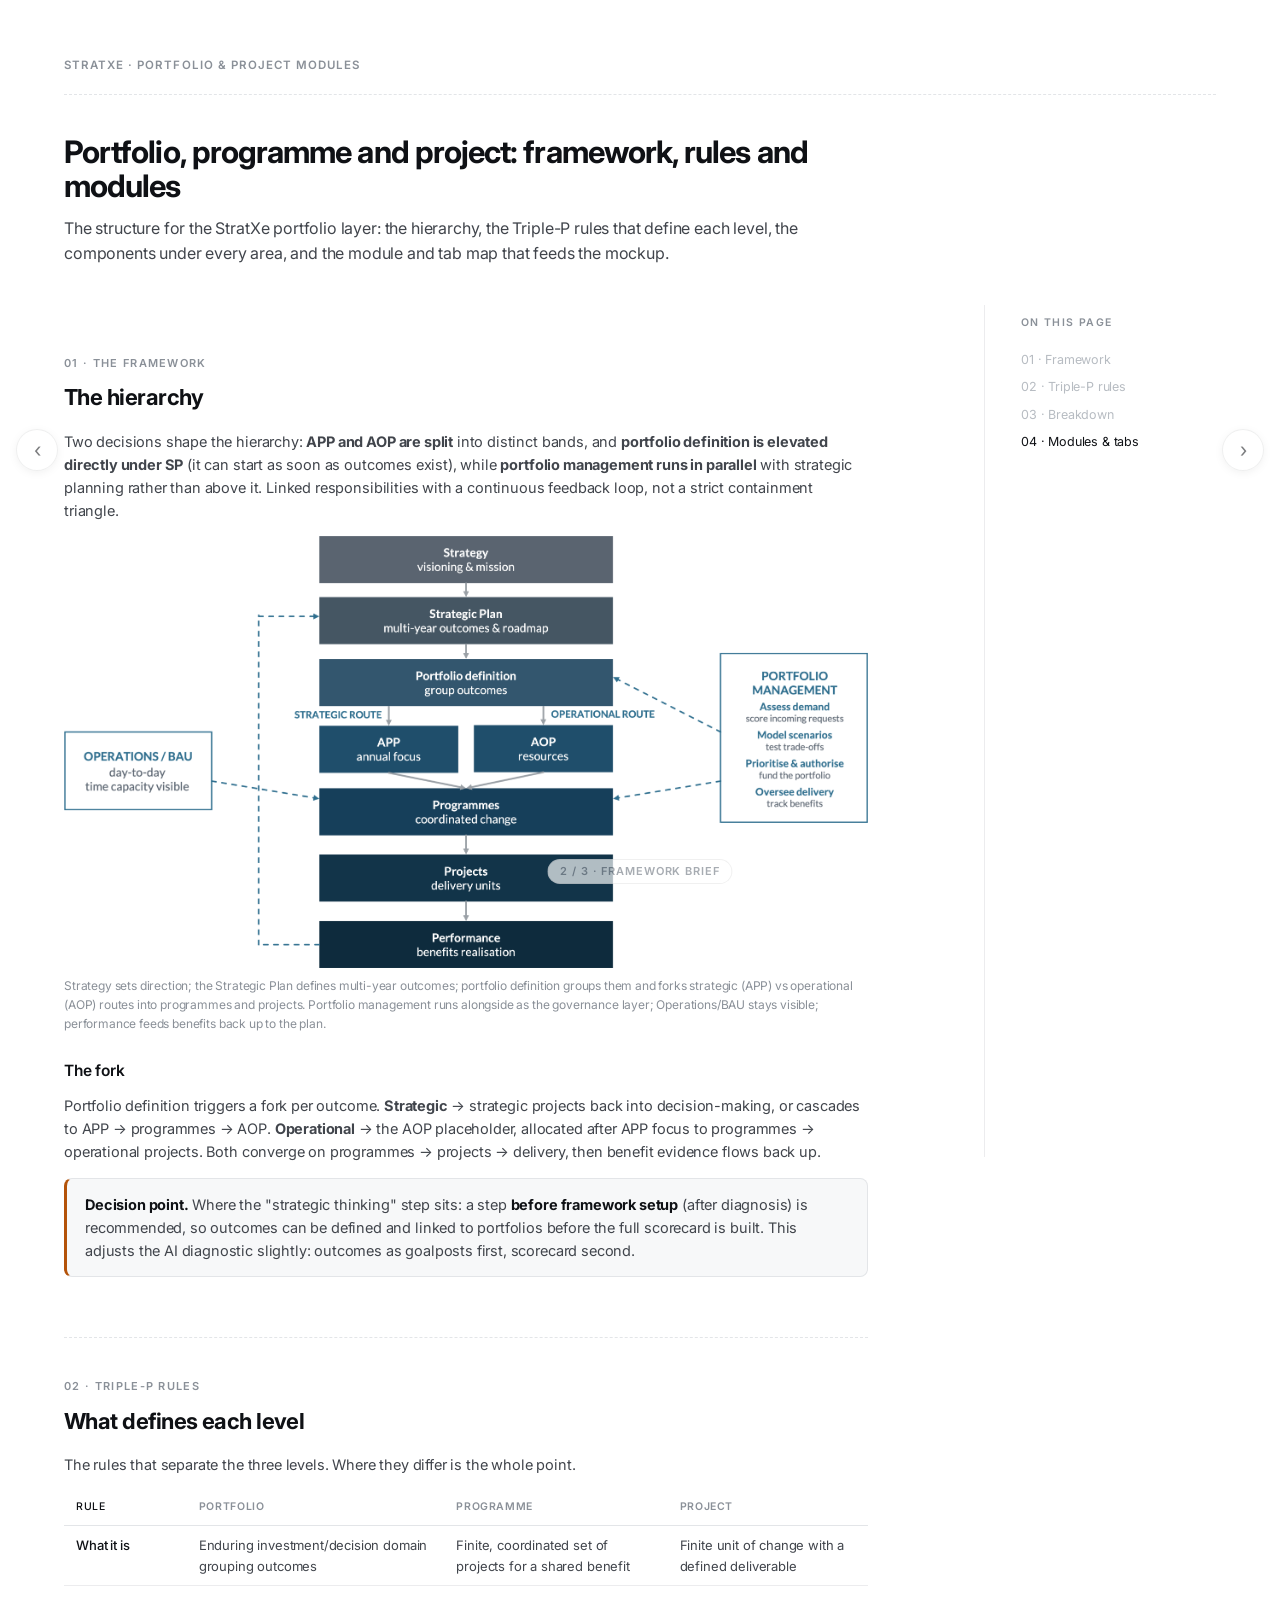
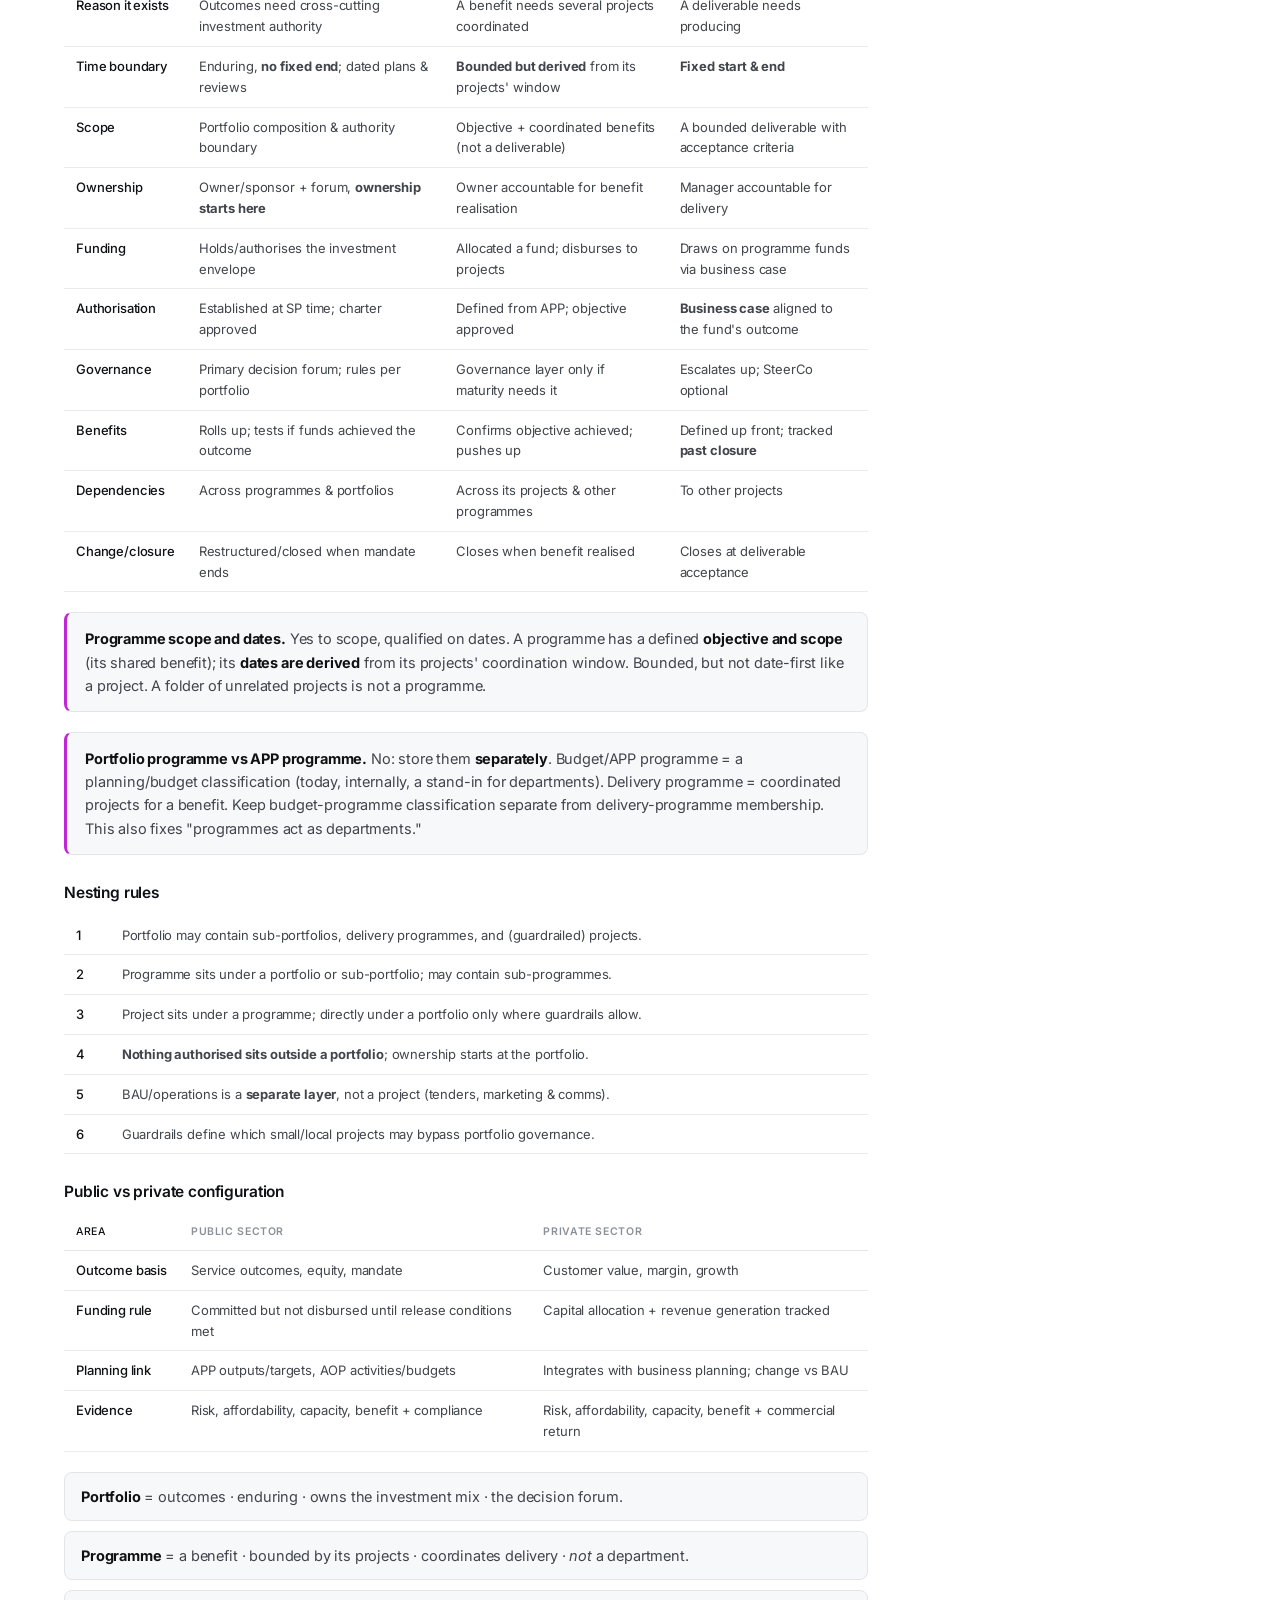
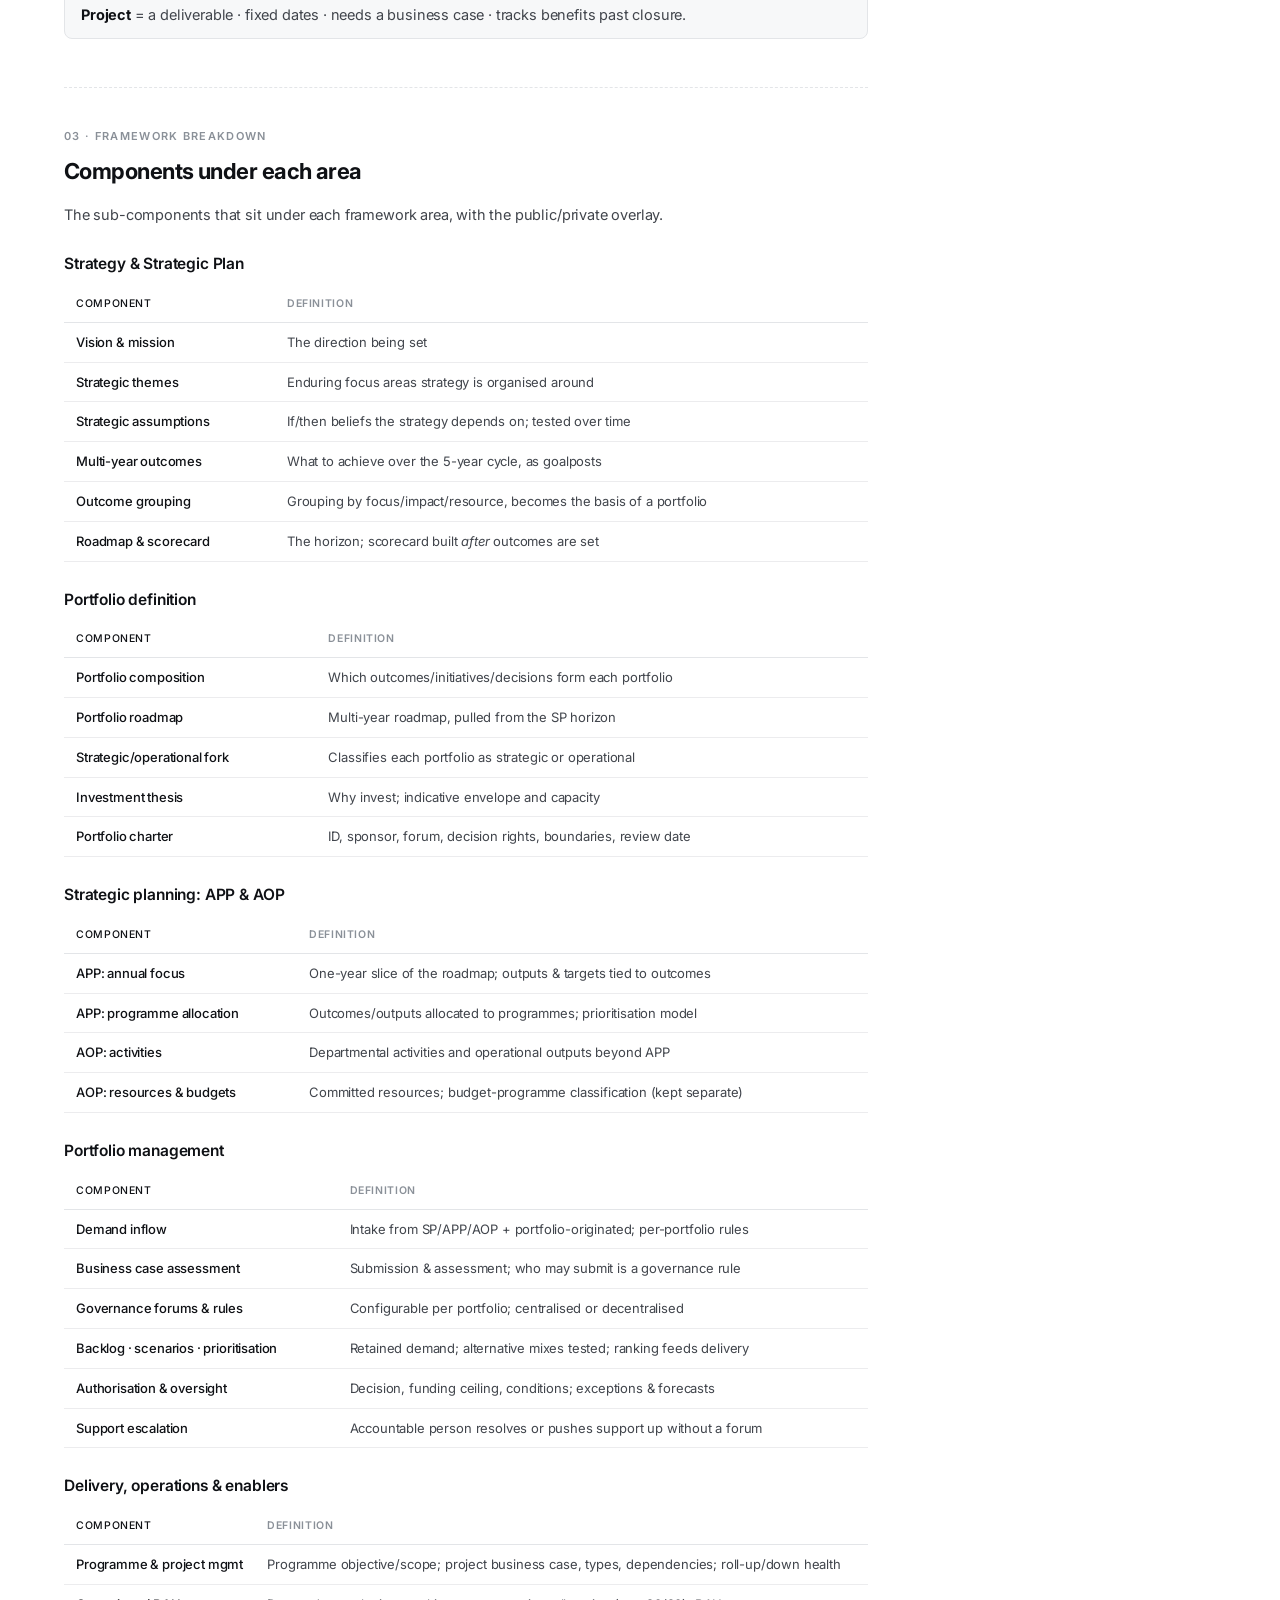
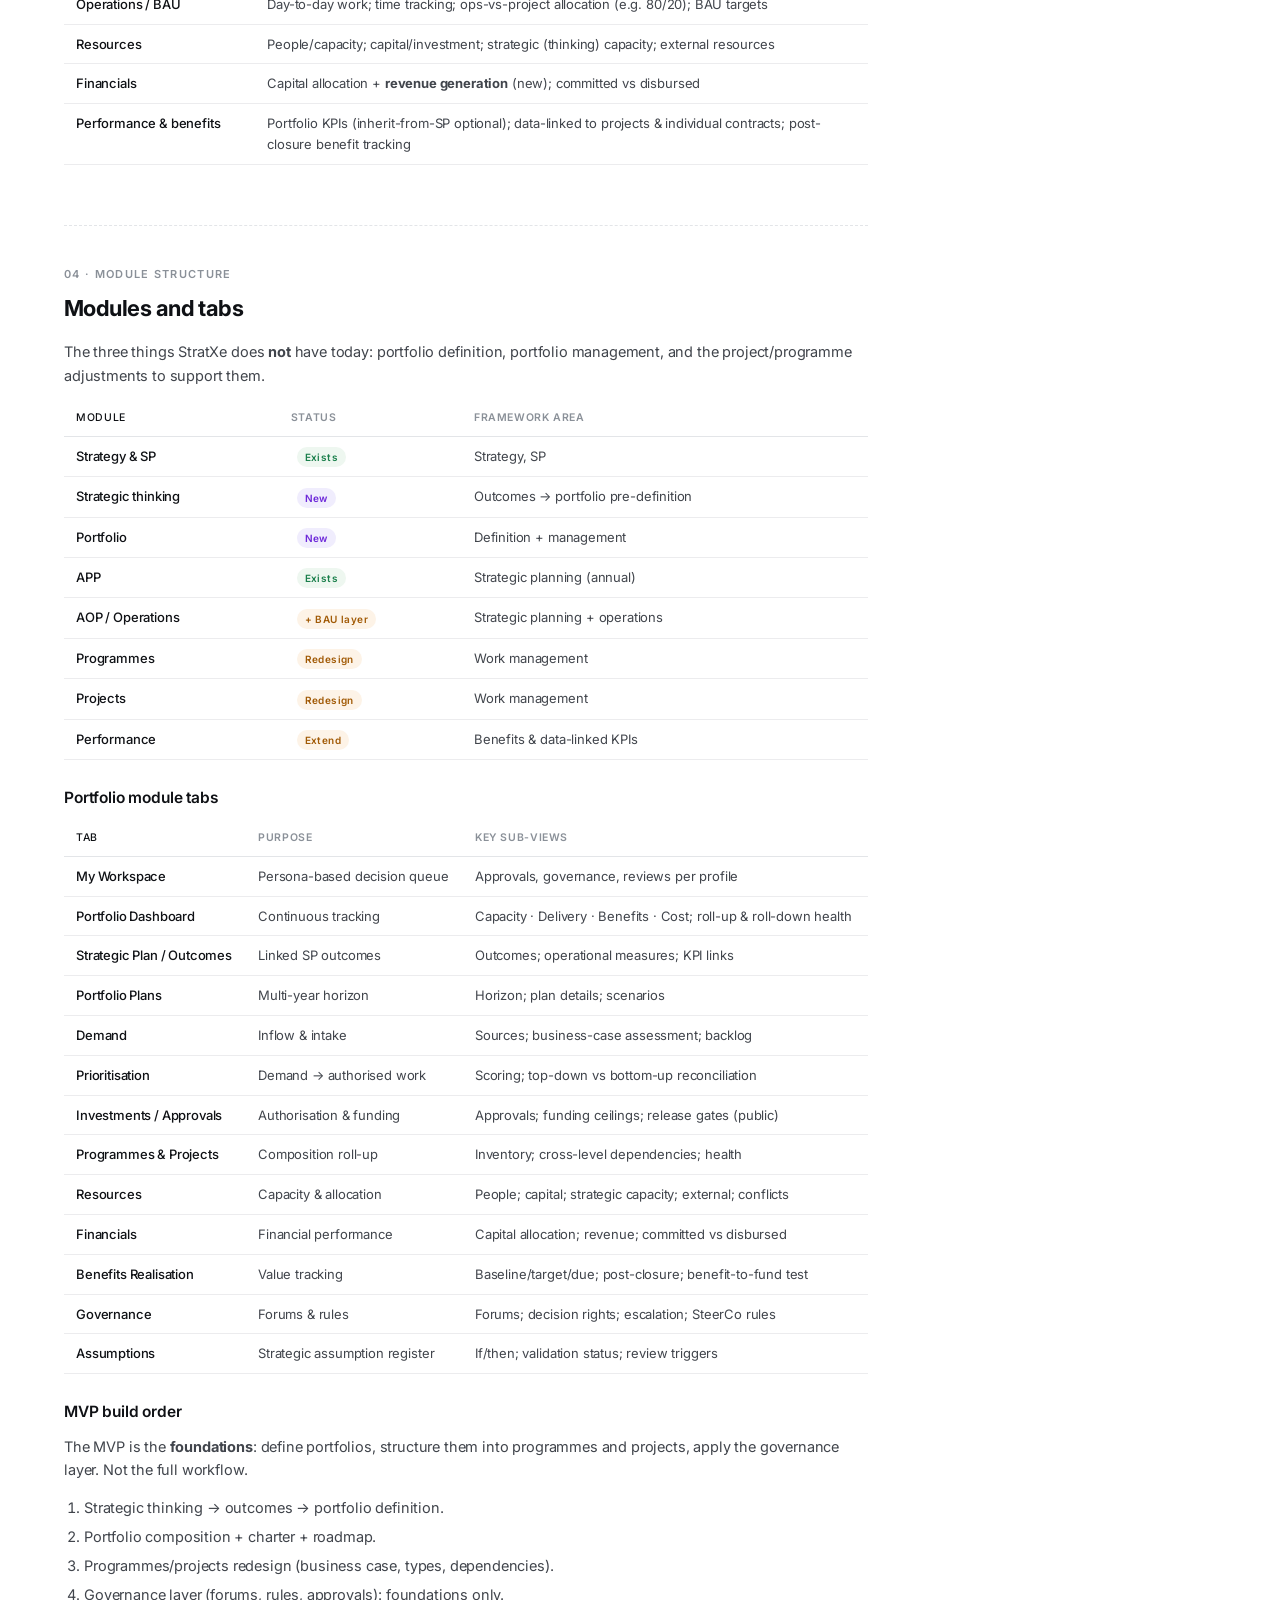
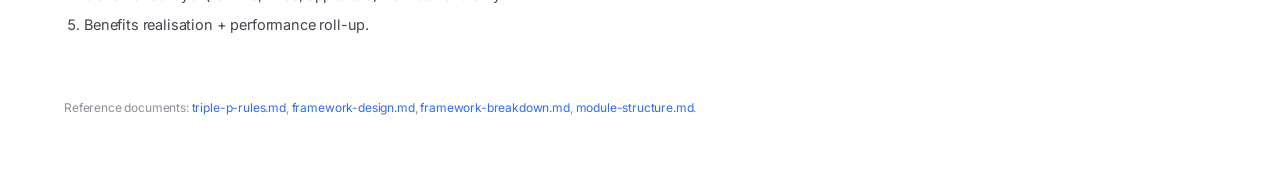
<file: framework-brief.html>
<!doctype html>
<html lang="en">
  <head>
    <meta charset="utf-8" />
    <meta name="viewport" content="width=device-width, initial-scale=1" />
    <title>Portfolio framework brief</title>
    <link rel="preconnect" href="https://fonts.googleapis.com" />
    <link rel="preconnect" href="https://fonts.gstatic.com" crossorigin />
    <link
      href="https://fonts.googleapis.com/css2?family=Inter:wght@400;500;600;700&display=swap"
      rel="stylesheet"
    />
    <style>
      :root {
        --ink: #0f1115;
        --text: #41454c;
        --muted: #8a9098;
        --faint: #b7bcc2;
        --bg: #ffffff;
        --line: #ececee;
        --line2: #e3e5e8;
        --soft: #f7f8f9;
        --blue: #2f6df0;
        --strategy: #1e293b;
        --sp: #312e81;
        --pd: #7c3aed;
        --app: #2563eb;
        --aop: #0891b2;
        --pm: #c026d3;
        --prog: #059669;
        --proj: #65a30d;
        --ops: #b45309;
        --perf: #be123c;
      }
      * { box-sizing: border-box; }
      html { scroll-behavior: smooth; }
      body {
        margin: 0;
        background: var(--bg);
        color: var(--text);
        font-family: "Inter", system-ui, -apple-system, sans-serif;
        font-size: 14.5px;
        line-height: 1.6;
        letter-spacing: -0.011em;
        -webkit-font-smoothing: antialiased;
      }
      a { color: var(--blue); text-decoration: none; }
      a:hover { text-decoration: underline; }
      .page { max-width: 1300px; margin: 0 auto; padding: 0 clamp(28px, 5vw, 72px); }
      .crumb {
        display: flex; justify-content: space-between; align-items: baseline;
        font-size: 11.5px; font-weight: 600; letter-spacing: 0.09em;
        text-transform: uppercase; color: var(--muted);
        padding: 56px 0 20px; border-bottom: 1px dashed var(--line2);
      }
      .crumb b { color: var(--ink); }
      h1 {
        font-weight: 700; color: var(--ink); font-size: 31px; line-height: 1.1;
        letter-spacing: -0.03em; margin: 40px 0 12px; max-width: 820px;
      }
      .lede { max-width: 760px; color: var(--text); font-size: 16px; margin: 0 0 8px; }
      .grid {
        display: grid; grid-template-columns: minmax(0, 1fr) 232px; gap: 0; padding-top: 30px;
      }
      .content { max-width: 860px; padding-right: 56px; padding-top: 10px; }
      .toc {
        padding-left: 36px; padding-top: 10px; border-left: 1px solid var(--line);
        position: sticky; top: 24px; align-self: start; height: calc(100vh - 48px);
        overflow: auto; font-size: 12.5px;
      }
      .toc h4 {
        font-size: 10.5px; letter-spacing: 0.13em; text-transform: uppercase;
        color: var(--muted); margin: 0 0 14px; font-weight: 600;
      }
      .toc a { display: block; color: var(--faint); padding: 5px 0; line-height: 1.4; }
      .toc a:hover, .toc a.active { color: var(--ink); text-decoration: none; }
      section { padding: 40px 0 8px; border-top: 1px dashed var(--line2); margin-top: 32px; }
      section:first-of-type { border-top: 0; margin-top: 0; }
      .eyebrow {
        font-size: 11px; font-weight: 600; letter-spacing: 0.12em; text-transform: uppercase;
        color: var(--muted); margin: 0 0 8px;
      }
      h2 { font-weight: 700; color: var(--ink); font-size: 22px; letter-spacing: -0.025em; margin: 0 0 14px; }
      h3 { font-weight: 600; color: var(--ink); font-size: 15.5px; margin: 26px 0 10px; }
      p { margin: 0 0 14px; }
      table { border-collapse: collapse; width: 100%; margin: 8px 0 20px; font-size: 13px; }
      th, td { text-align: left; vertical-align: top; padding: 9px 12px; border-bottom: 1px solid var(--line); }
      th {
        font-size: 10.5px; letter-spacing: 0.06em; text-transform: uppercase;
        color: var(--muted); font-weight: 600; border-bottom: 1px solid var(--line2);
      }
      tbody tr:hover { background: var(--soft); }
      td:first-child, th:first-child { font-weight: 500; color: var(--ink); }
      .rowlead td:first-child { white-space: nowrap; }
      .pill {
        display: inline-block; font-size: 10px; font-weight: 600; letter-spacing: 0.04em;
        padding: 2px 8px; border-radius: 999px; margin-left: 6px; vertical-align: middle;
      }
      .pill.exist { background: #eef7f0; color: #1a7f4b; }
      .pill.redesign { background: #fdf3e7; color: #a15a06; }
      .pill.new { background: #f0edfd; color: #6d28d9; }
      .callout {
        background: var(--soft); border: 1px solid var(--line2); border-left: 3px solid var(--pd);
        border-radius: 8px; padding: 14px 18px; margin: 14px 0 20px;
      }
      .callout b { color: var(--ink); }
      .callout.q { border-left-color: var(--pm); }
      .callout.flag { border-left-color: var(--ops); }
      .summary { display: grid; gap: 10px; margin: 6px 0 8px; }
      .summary div { padding: 12px 16px; border-radius: 8px; background: var(--soft); border: 1px solid var(--line2); }
      .summary b { color: var(--ink); }
      figure { margin: 8px 0 22px; }
      figcaption { font-size: 12px; color: var(--muted); margin-top: 8px; }
      .legend { display: flex; flex-wrap: wrap; gap: 12px 18px; font-size: 11.5px; margin: 4px 0 0; }
      .legend span { display: inline-flex; align-items: center; gap: 6px; color: var(--text); }
      .dot { width: 10px; height: 10px; border-radius: 3px; display: inline-block; }
      ol.build { padding-left: 20px; }
      ol.build li { margin: 6px 0; }
      .foot { color: var(--muted); font-size: 12px; padding: 40px 0 60px; }
      @media (max-width: 900px) {
        .grid { grid-template-columns: 1fr; }
        .toc { display: none; }
        .content { padding-right: 0; }
      }
    </style>
  </head>
  <body>
    <div class="page">
      <div class="crumb">
        <span>StratXe · Portfolio &amp; project modules</span>
      </div>
      <h1>Portfolio, programme and project: framework, rules and modules</h1>
      <p class="lede">
        The structure for the StratXe portfolio layer: the hierarchy, the
        Triple-P rules that define each level, the components under every area, and the module
        and tab map that feeds the mockup.
      </p>

      <div class="grid">
        <div class="content">
          <!-- ============ FRAMEWORK ============ -->
          <section id="framework">
            <p class="eyebrow">01 · The framework</p>
            <h2>The hierarchy</h2>
            <p>
              Two decisions shape the hierarchy: <b>APP and AOP are split</b> into distinct
              bands, and <b>portfolio definition is elevated directly under SP</b> (it can start as
              soon as outcomes exist), while <b>portfolio management runs in parallel</b> with
              strategic planning rather than above it. Linked responsibilities with a continuous
              feedback loop, not a strict containment triangle.
            </p>

            <figure>
              <img src="assets/framework-model.png" alt="StratXe portfolio framework hierarchy: Strategy → Strategic Plan → Portfolio definition → APP/AOP → Programmes → Projects → Performance, with Portfolio management and Operations/BAU alongside" style="width:100%;height:auto;display:block" />
              <figcaption>
                Strategy sets direction; the Strategic Plan defines multi-year outcomes; portfolio
                definition groups them and forks strategic (APP) vs operational (AOP) routes into
                programmes and projects. Portfolio management runs alongside as the governance layer;
                Operations/BAU stays visible; performance feeds benefits back up to the plan.
              </figcaption>
            </figure>

            <h3>The fork</h3>
            <p>
              Portfolio definition triggers a fork per outcome. <b>Strategic</b> → strategic projects
              back into decision-making, or cascades to APP → programmes → AOP. <b>Operational</b> →
              the AOP placeholder, allocated after APP focus to programmes → operational projects.
              Both converge on programmes → projects → delivery, then benefit evidence flows back up.
            </p>

            <div class="callout flag">
              <b>Decision point.</b> Where the "strategic thinking" step sits: a
              step <b>before framework setup</b> (after diagnosis) is recommended, so outcomes can be
              defined and linked to portfolios before the full scorecard is built. This adjusts the
              AI diagnostic slightly: outcomes as goalposts first, scorecard second.
            </div>
          </section>

          <!-- ============ TRIPLE-P RULES ============ -->
          <section id="rules">
            <p class="eyebrow">02 · Triple-P rules</p>
            <h2>What defines each level</h2>
            <p>The rules that separate the three levels. Where they differ is the whole point.</p>
            <table>
              <thead>
                <tr><th>Rule</th><th>Portfolio</th><th>Programme</th><th>Project</th></tr>
              </thead>
              <tbody class="rowlead">
                <tr><td>What it is</td><td>Enduring investment/decision domain grouping outcomes</td><td>Finite, coordinated set of projects for a shared benefit</td><td>Finite unit of change with a defined deliverable</td></tr>
                <tr><td>Reason it exists</td><td>Outcomes need cross-cutting investment authority</td><td>A benefit needs several projects coordinated</td><td>A deliverable needs producing</td></tr>
                <tr><td>Time boundary</td><td>Enduring, <b>no fixed end</b>; dated plans &amp; reviews</td><td><b>Bounded but derived</b> from its projects' window</td><td><b>Fixed start &amp; end</b></td></tr>
                <tr><td>Scope</td><td>Portfolio composition &amp; authority boundary</td><td>Objective + coordinated benefits (not a deliverable)</td><td>A bounded deliverable with acceptance criteria</td></tr>
                <tr><td>Ownership</td><td>Owner/sponsor + forum, <b>ownership starts here</b></td><td>Owner accountable for benefit realisation</td><td>Manager accountable for delivery</td></tr>
                <tr><td>Funding</td><td>Holds/authorises the investment envelope</td><td>Allocated a fund; disburses to projects</td><td>Draws on programme funds via business case</td></tr>
                <tr><td>Authorisation</td><td>Established at SP time; charter approved</td><td>Defined from APP; objective approved</td><td><b>Business case</b> aligned to the fund's outcome</td></tr>
                <tr><td>Governance</td><td>Primary decision forum; rules per portfolio</td><td>Governance layer only if maturity needs it</td><td>Escalates up; SteerCo optional</td></tr>
                <tr><td>Benefits</td><td>Rolls up; tests if funds achieved the outcome</td><td>Confirms objective achieved; pushes up</td><td>Defined up front; tracked <b>past closure</b></td></tr>
                <tr><td>Dependencies</td><td>Across programmes &amp; portfolios</td><td>Across its projects &amp; other programmes</td><td>To other projects</td></tr>
                <tr><td>Change/closure</td><td>Restructured/closed when mandate ends</td><td>Closes when benefit realised</td><td>Closes at deliverable acceptance</td></tr>
              </tbody>
            </table>

            <div class="callout q">
              <b>Programme scope and dates.</b> Yes to scope,
              qualified on dates. A programme has a defined <b>objective and scope</b> (its shared
              benefit); its <b>dates are derived</b> from its projects' coordination window. Bounded,
              but not date-first like a project. A folder of unrelated projects is not a programme.
            </div>
            <div class="callout q">
              <b>Portfolio programme vs APP programme.</b>
              No: store them <b>separately</b>. Budget/APP programme = a planning/budget
              classification (today, internally, a stand-in for departments). Delivery programme =
              coordinated projects for a benefit. Keep budget-programme classification separate from
              delivery-programme membership. This also fixes "programmes act as departments."
            </div>

            <h3>Nesting rules</h3>
            <table>
              <tbody class="rowlead">
                <tr><td>1</td><td>Portfolio may contain sub-portfolios, delivery programmes, and (guardrailed) projects.</td></tr>
                <tr><td>2</td><td>Programme sits under a portfolio or sub-portfolio; may contain sub-programmes.</td></tr>
                <tr><td>3</td><td>Project sits under a programme; directly under a portfolio only where guardrails allow.</td></tr>
                <tr><td>4</td><td><b>Nothing authorised sits outside a portfolio</b>; ownership starts at the portfolio.</td></tr>
                <tr><td>5</td><td>BAU/operations is a <b>separate layer</b>, not a project (tenders, marketing &amp; comms).</td></tr>
                <tr><td>6</td><td>Guardrails define which small/local projects may bypass portfolio governance.</td></tr>
              </tbody>
            </table>

            <h3>Public vs private configuration</h3>
            <table>
              <thead><tr><th>Area</th><th>Public sector</th><th>Private sector</th></tr></thead>
              <tbody class="rowlead">
                <tr><td>Outcome basis</td><td>Service outcomes, equity, mandate</td><td>Customer value, margin, growth</td></tr>
                <tr><td>Funding rule</td><td>Committed but not disbursed until release conditions met</td><td>Capital allocation + revenue generation tracked</td></tr>
                <tr><td>Planning link</td><td>APP outputs/targets, AOP activities/budgets</td><td>Integrates with business planning; change vs BAU</td></tr>
                <tr><td>Evidence</td><td>Risk, affordability, capacity, benefit + compliance</td><td>Risk, affordability, capacity, benefit + commercial return</td></tr>
              </tbody>
            </table>

            <div class="summary">
              <div><b>Portfolio</b> = outcomes · enduring · owns the investment mix · the decision forum.</div>
              <div><b>Programme</b> = a benefit · bounded by its projects · coordinates delivery · <em>not</em> a department.</div>
              <div><b>Project</b> = a deliverable · fixed dates · needs a business case · tracks benefits past closure.</div>
            </div>
          </section>

          <!-- ============ BREAKDOWN ============ -->
          <section id="breakdown">
            <p class="eyebrow">03 · Framework breakdown</p>
            <h2>Components under each area</h2>
            <p>The sub-components that sit under each framework area, with the public/private overlay.</p>

            <h3>Strategy &amp; Strategic Plan</h3>
            <table>
              <thead><tr><th>Component</th><th>Definition</th></tr></thead>
              <tbody class="rowlead">
                <tr><td>Vision &amp; mission</td><td>The direction being set</td></tr>
                <tr><td>Strategic themes</td><td>Enduring focus areas strategy is organised around</td></tr>
                <tr><td>Strategic assumptions</td><td>If/then beliefs the strategy depends on; tested over time</td></tr>
                <tr><td>Multi-year outcomes</td><td>What to achieve over the 5-year cycle, as goalposts</td></tr>
                <tr><td>Outcome grouping</td><td>Grouping by focus/impact/resource, becomes the basis of a portfolio</td></tr>
                <tr><td>Roadmap &amp; scorecard</td><td>The horizon; scorecard built <em>after</em> outcomes are set</td></tr>
              </tbody>
            </table>

            <h3>Portfolio definition</h3>
            <table>
              <thead><tr><th>Component</th><th>Definition</th></tr></thead>
              <tbody class="rowlead">
                <tr><td>Portfolio composition</td><td>Which outcomes/initiatives/decisions form each portfolio</td></tr>
                <tr><td>Portfolio roadmap</td><td>Multi-year roadmap, pulled from the SP horizon</td></tr>
                <tr><td>Strategic/operational fork</td><td>Classifies each portfolio as strategic or operational</td></tr>
                <tr><td>Investment thesis</td><td>Why invest; indicative envelope and capacity</td></tr>
                <tr><td>Portfolio charter</td><td>ID, sponsor, forum, decision rights, boundaries, review date</td></tr>
              </tbody>
            </table>

            <h3>Strategic planning: APP &amp; AOP</h3>
            <table>
              <thead><tr><th>Component</th><th>Definition</th></tr></thead>
              <tbody class="rowlead">
                <tr><td>APP: annual focus</td><td>One-year slice of the roadmap; outputs &amp; targets tied to outcomes</td></tr>
                <tr><td>APP: programme allocation</td><td>Outcomes/outputs allocated to programmes; prioritisation model</td></tr>
                <tr><td>AOP: activities</td><td>Departmental activities and operational outputs beyond APP</td></tr>
                <tr><td>AOP: resources &amp; budgets</td><td>Committed resources; budget-programme classification (kept separate)</td></tr>
              </tbody>
            </table>

            <h3>Portfolio management</h3>
            <table>
              <thead><tr><th>Component</th><th>Definition</th></tr></thead>
              <tbody class="rowlead">
                <tr><td>Demand inflow</td><td>Intake from SP/APP/AOP + portfolio-originated; per-portfolio rules</td></tr>
                <tr><td>Business case assessment</td><td>Submission &amp; assessment; who may submit is a governance rule</td></tr>
                <tr><td>Governance forums &amp; rules</td><td>Configurable per portfolio; centralised or decentralised</td></tr>
                <tr><td>Backlog · scenarios · prioritisation</td><td>Retained demand; alternative mixes tested; ranking feeds delivery</td></tr>
                <tr><td>Authorisation &amp; oversight</td><td>Decision, funding ceiling, conditions; exceptions &amp; forecasts</td></tr>
                <tr><td>Support escalation</td><td>Accountable person resolves or pushes support up without a forum</td></tr>
              </tbody>
            </table>

            <h3>Delivery, operations &amp; enablers</h3>
            <table>
              <thead><tr><th>Component</th><th>Definition</th></tr></thead>
              <tbody class="rowlead">
                <tr><td>Programme &amp; project mgmt</td><td>Programme objective/scope; project business case, types, dependencies; roll-up/down health</td></tr>
                <tr><td>Operations / BAU</td><td>Day-to-day work; time tracking; ops-vs-project allocation (e.g. 80/20); BAU targets</td></tr>
                <tr><td>Resources</td><td>People/capacity; capital/investment; strategic (thinking) capacity; external resources</td></tr>
                <tr><td>Financials</td><td>Capital allocation + <b>revenue generation</b> (new); committed vs disbursed</td></tr>
                <tr><td>Performance &amp; benefits</td><td>Portfolio KPIs (inherit-from-SP optional); data-linked to projects &amp; individual contracts; post-closure benefit tracking</td></tr>
              </tbody>
            </table>
          </section>

          <!-- ============ MODULES ============ -->
          <section id="modules">
            <p class="eyebrow">04 · Module structure</p>
            <h2>Modules and tabs</h2>
            <p>
              The three things StratXe does <b>not</b> have today: portfolio definition, portfolio
              management, and the project/programme adjustments to support them.
            </p>
            <table>
              <thead><tr><th>Module</th><th>Status</th><th>Framework area</th></tr></thead>
              <tbody class="rowlead">
                <tr><td>Strategy &amp; SP</td><td><span class="pill exist">Exists</span></td><td>Strategy, SP</td></tr>
                <tr><td>Strategic thinking</td><td><span class="pill new">New</span></td><td>Outcomes → portfolio pre-definition</td></tr>
                <tr><td>Portfolio</td><td><span class="pill new">New</span></td><td>Definition + management</td></tr>
                <tr><td>APP</td><td><span class="pill exist">Exists</span></td><td>Strategic planning (annual)</td></tr>
                <tr><td>AOP / Operations</td><td><span class="pill redesign">+ BAU layer</span></td><td>Strategic planning + operations</td></tr>
                <tr><td>Programmes</td><td><span class="pill redesign">Redesign</span></td><td>Work management</td></tr>
                <tr><td>Projects</td><td><span class="pill redesign">Redesign</span></td><td>Work management</td></tr>
                <tr><td>Performance</td><td><span class="pill redesign">Extend</span></td><td>Benefits &amp; data-linked KPIs</td></tr>
              </tbody>
            </table>

            <h3>Portfolio module tabs</h3>
            <table>
              <thead><tr><th>Tab</th><th>Purpose</th><th>Key sub-views</th></tr></thead>
              <tbody class="rowlead">
                <tr><td>My Workspace</td><td>Persona-based decision queue</td><td>Approvals, governance, reviews per profile</td></tr>
                <tr><td>Portfolio Dashboard</td><td>Continuous tracking</td><td>Capacity · Delivery · Benefits · Cost; roll-up &amp; roll-down health</td></tr>
                <tr><td>Strategic Plan / Outcomes</td><td>Linked SP outcomes</td><td>Outcomes; operational measures; KPI links</td></tr>
                <tr><td>Portfolio Plans</td><td>Multi-year horizon</td><td>Horizon; plan details; scenarios</td></tr>
                <tr><td>Demand</td><td>Inflow &amp; intake</td><td>Sources; business-case assessment; backlog</td></tr>
                <tr><td>Prioritisation</td><td>Demand → authorised work</td><td>Scoring; top-down vs bottom-up reconciliation</td></tr>
                <tr><td>Investments / Approvals</td><td>Authorisation &amp; funding</td><td>Approvals; funding ceilings; release gates (public)</td></tr>
                <tr><td>Programmes &amp; Projects</td><td>Composition roll-up</td><td>Inventory; cross-level dependencies; health</td></tr>
                <tr><td>Resources</td><td>Capacity &amp; allocation</td><td>People; capital; strategic capacity; external; conflicts</td></tr>
                <tr><td>Financials</td><td>Financial performance</td><td>Capital allocation; revenue; committed vs disbursed</td></tr>
                <tr><td>Benefits Realisation</td><td>Value tracking</td><td>Baseline/target/due; post-closure; benefit-to-fund test</td></tr>
                <tr><td>Governance</td><td>Forums &amp; rules</td><td>Forums; decision rights; escalation; SteerCo rules</td></tr>
                <tr><td>Assumptions</td><td>Strategic assumption register</td><td>If/then; validation status; review triggers</td></tr>
              </tbody>
            </table>

            <h3>MVP build order</h3>
            <p>The MVP is the <b>foundations</b>: define portfolios, structure them into programmes and projects, apply the governance layer. Not the full workflow.</p>
            <ol class="build">
              <li>Strategic thinking → outcomes → portfolio definition.</li>
              <li>Portfolio composition + charter + roadmap.</li>
              <li>Programmes/projects redesign (business case, types, dependencies).</li>
              <li>Governance layer (forums, rules, approvals): foundations only.</li>
              <li>Benefits realisation + performance roll-up.</li>
            </ol>
          </section>

          <p class="foot">
            Reference documents: <a href="research/triple-p-rules.md">triple-p-rules.md</a>,
            <a href="research/framework-design.md">framework-design.md</a>,
            <a href="research/framework-breakdown.md">framework-breakdown.md</a>,
            <a href="research/module-structure.md">module-structure.md</a>.
          </p>
        </div>

        <!-- TOC -->
        <nav class="toc">
          <h4>On this page</h4>
          <a href="#framework">01 · Framework</a>
          <a href="#rules">02 · Triple-P rules</a>
          <a href="#breakdown">03 · Breakdown</a>
          <a href="#modules">04 · Modules &amp; tabs</a>
        </nav>
      </div>
    </div>

    <script src="nav.js"></script>
    <script>
      const links = [...document.querySelectorAll(".toc a")];
      const secs = links.map((a) => document.querySelector(a.getAttribute("href")));
      const io = new IntersectionObserver(
        (entries) => {
          entries.forEach((e) => {
            if (e.isIntersecting) {
              const id = "#" + e.target.id;
              links.forEach((a) => a.classList.toggle("active", a.getAttribute("href") === id));
            }
          });
        },
        { rootMargin: "-20% 0px -70% 0px" }
      );
      secs.forEach((s) => s && io.observe(s));
    </script>
  </body>
</html>
</file>
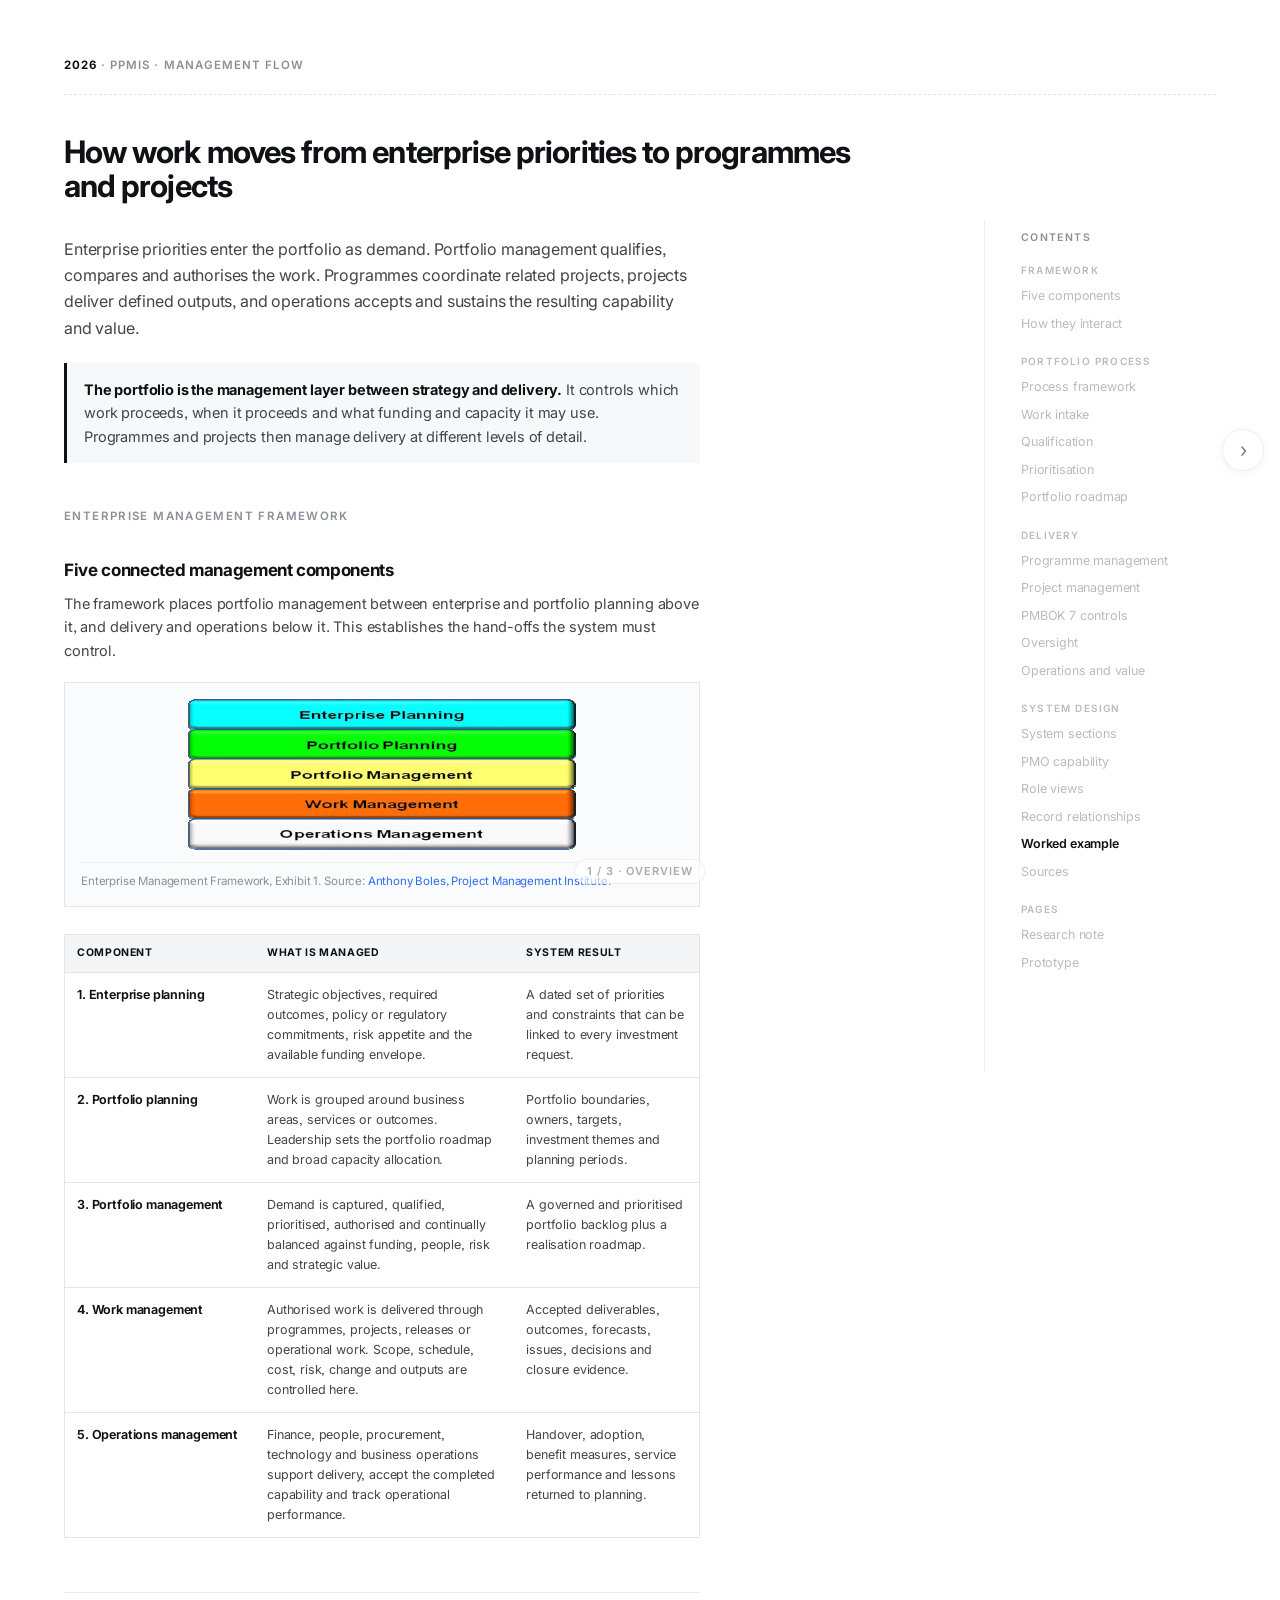
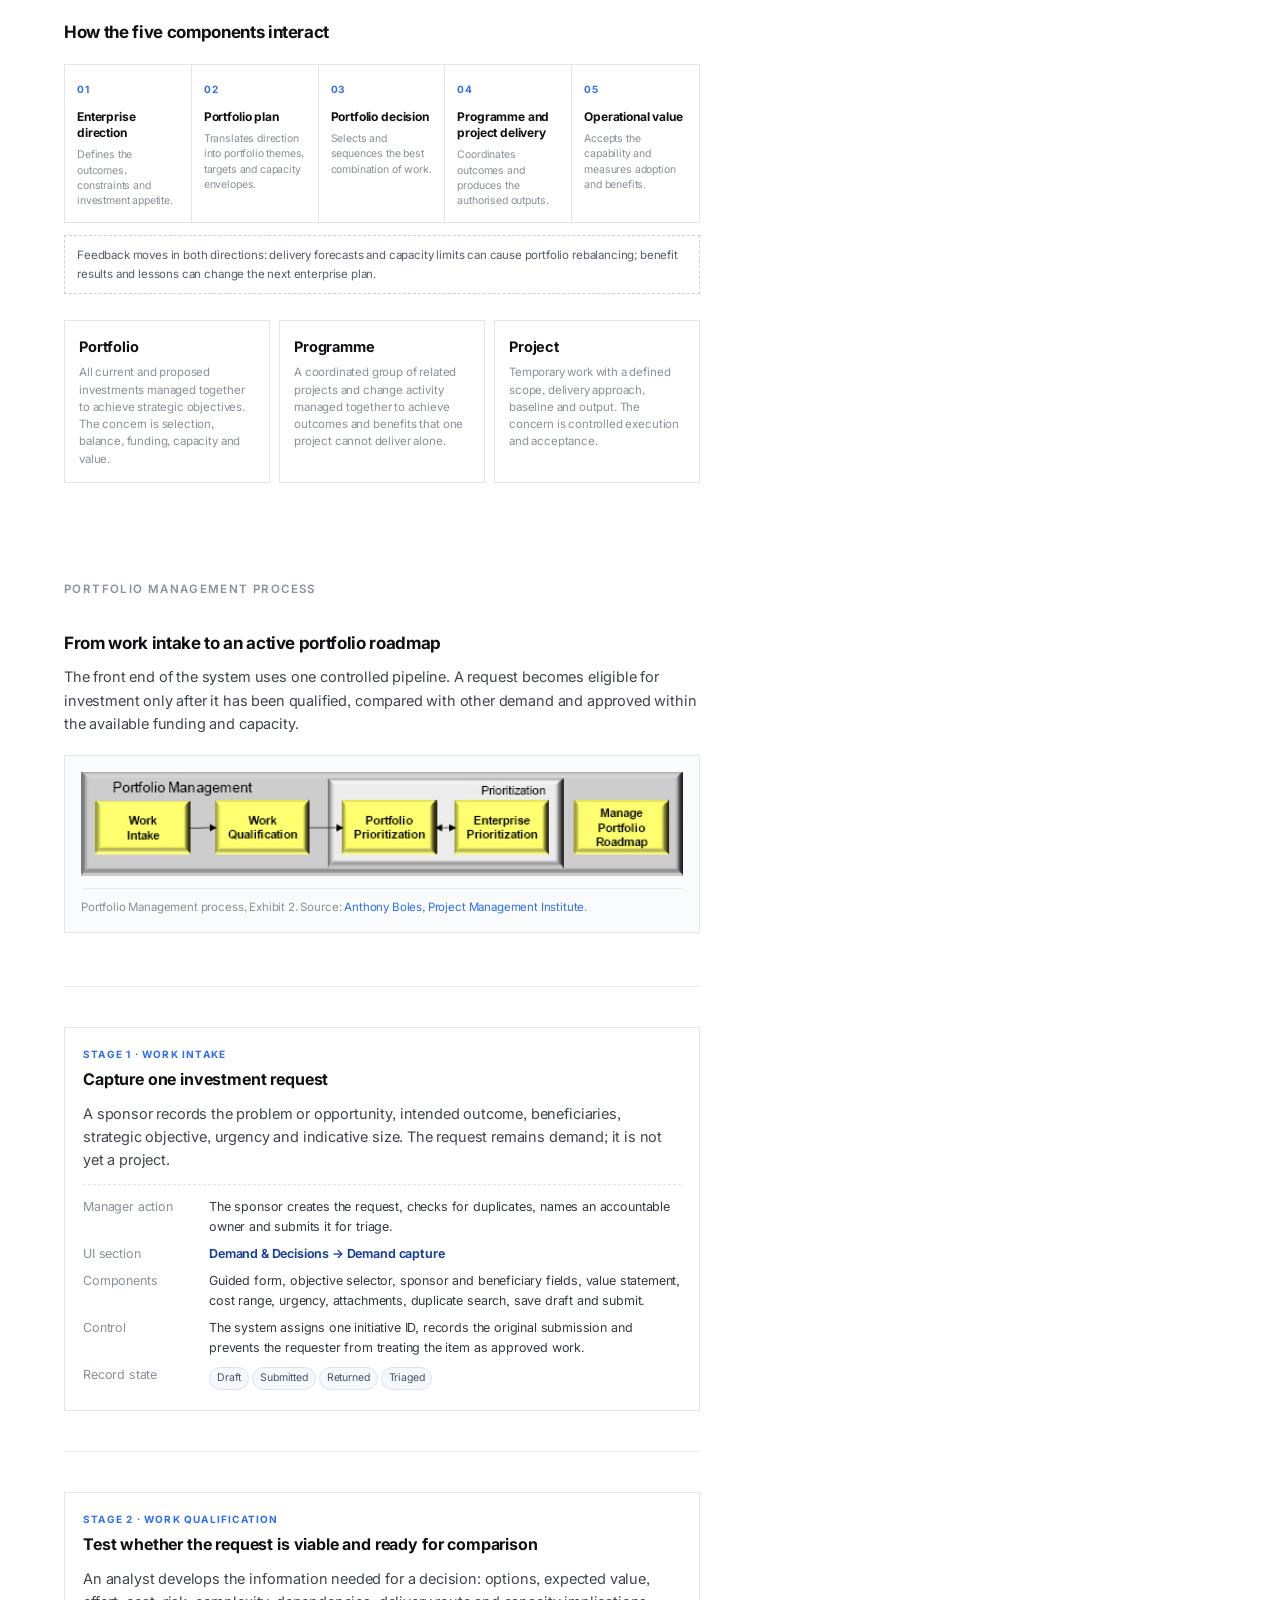
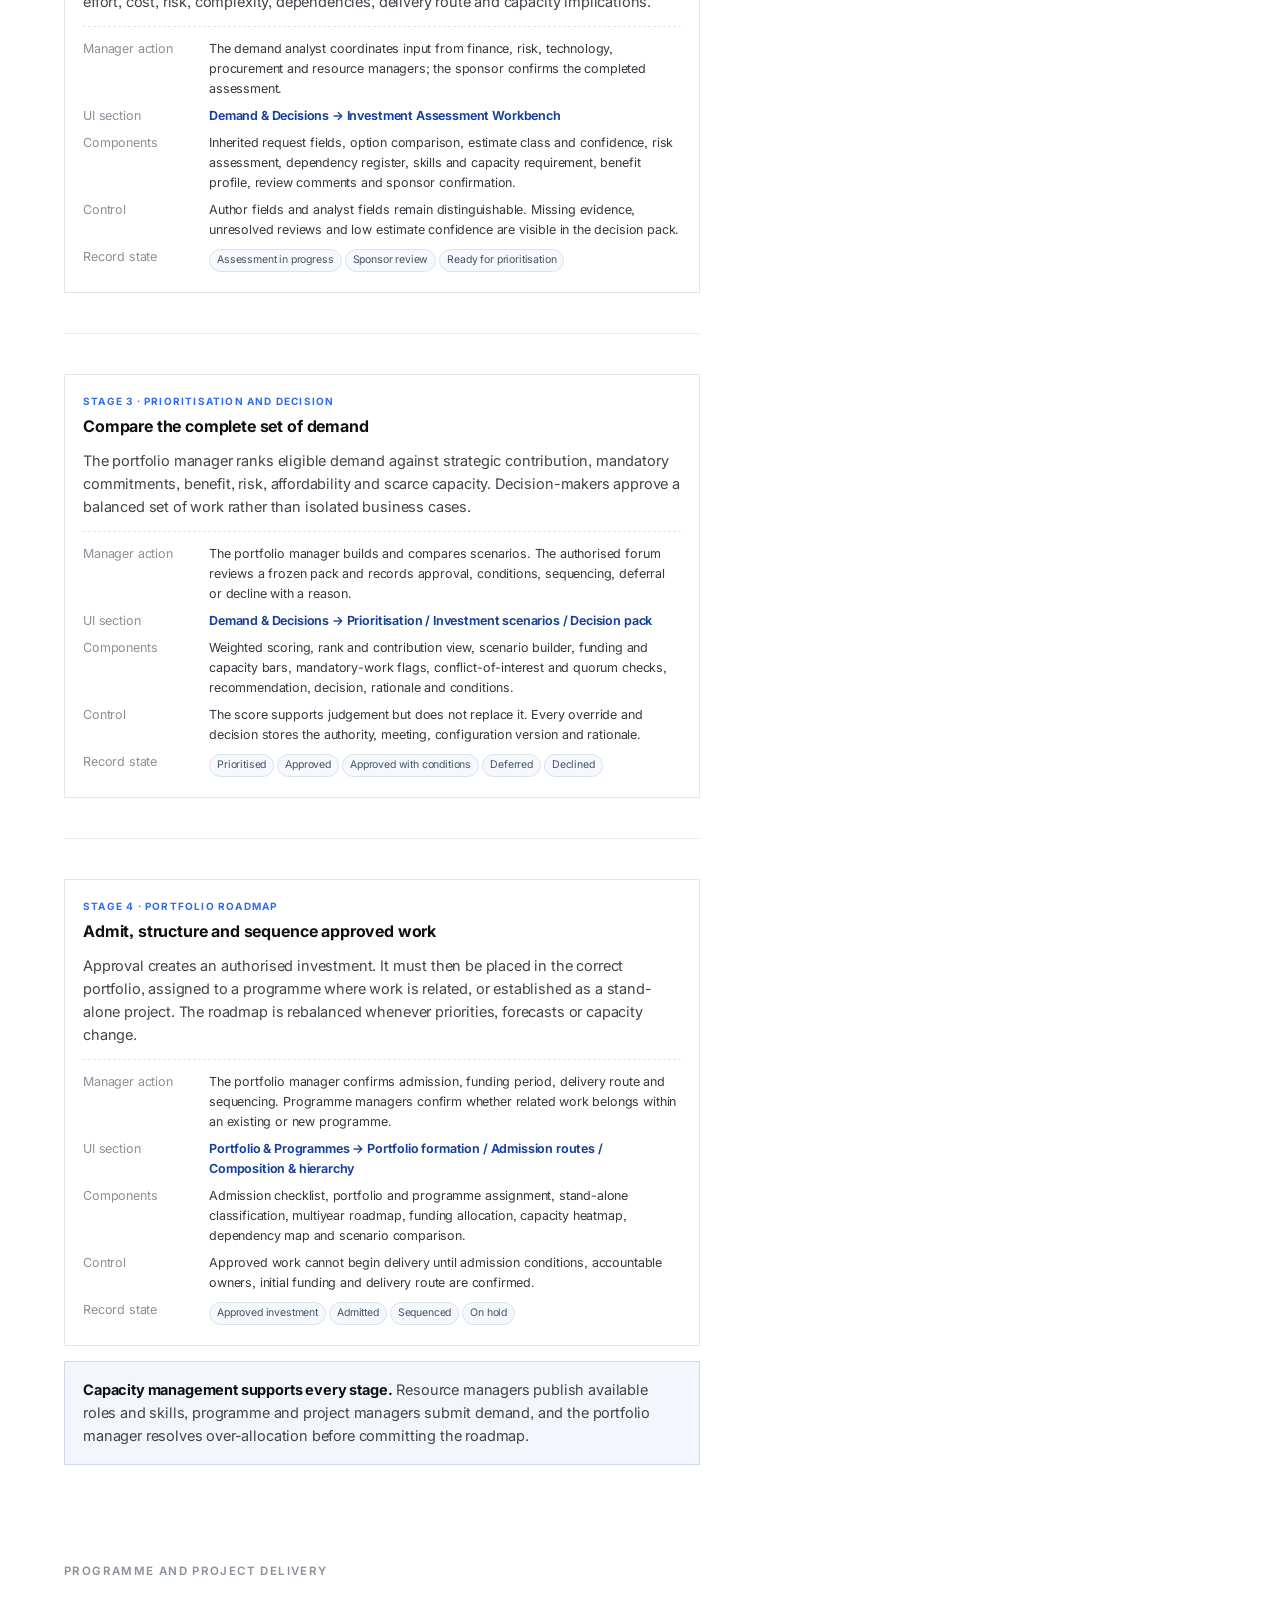
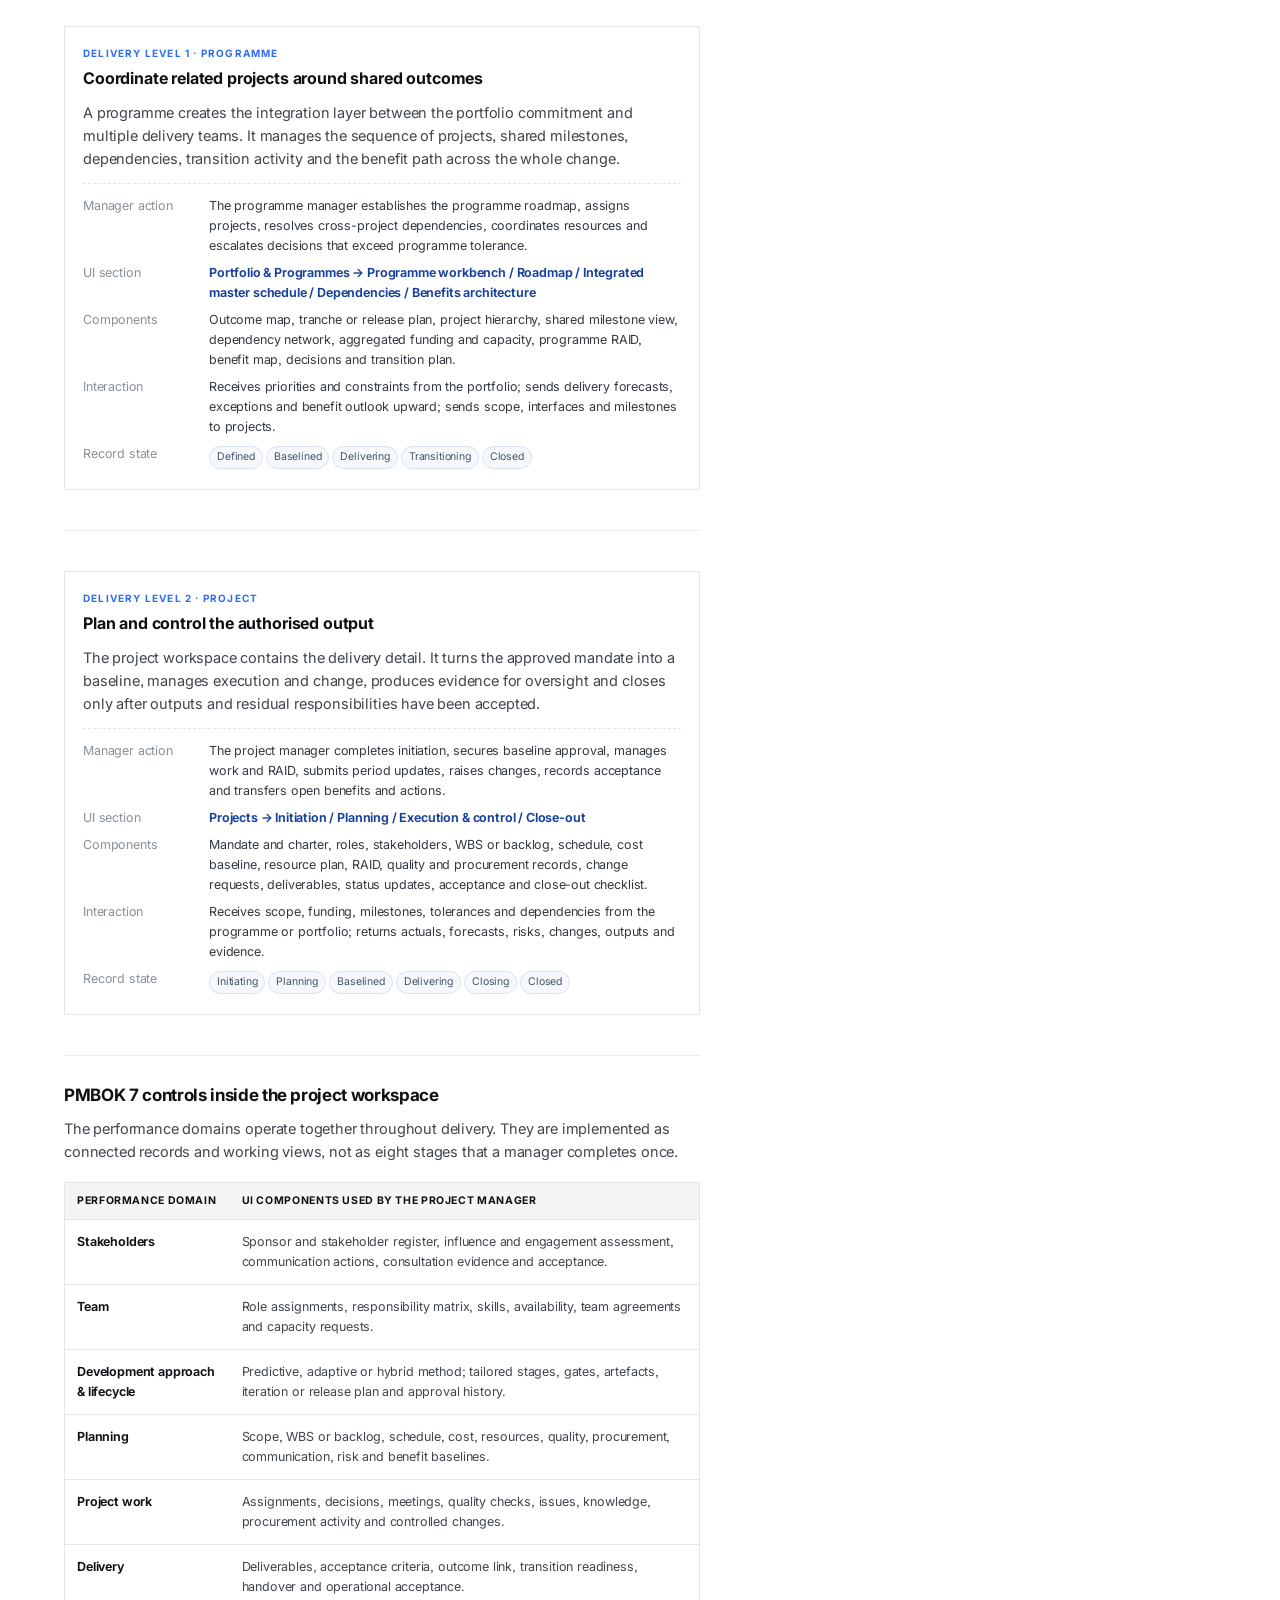
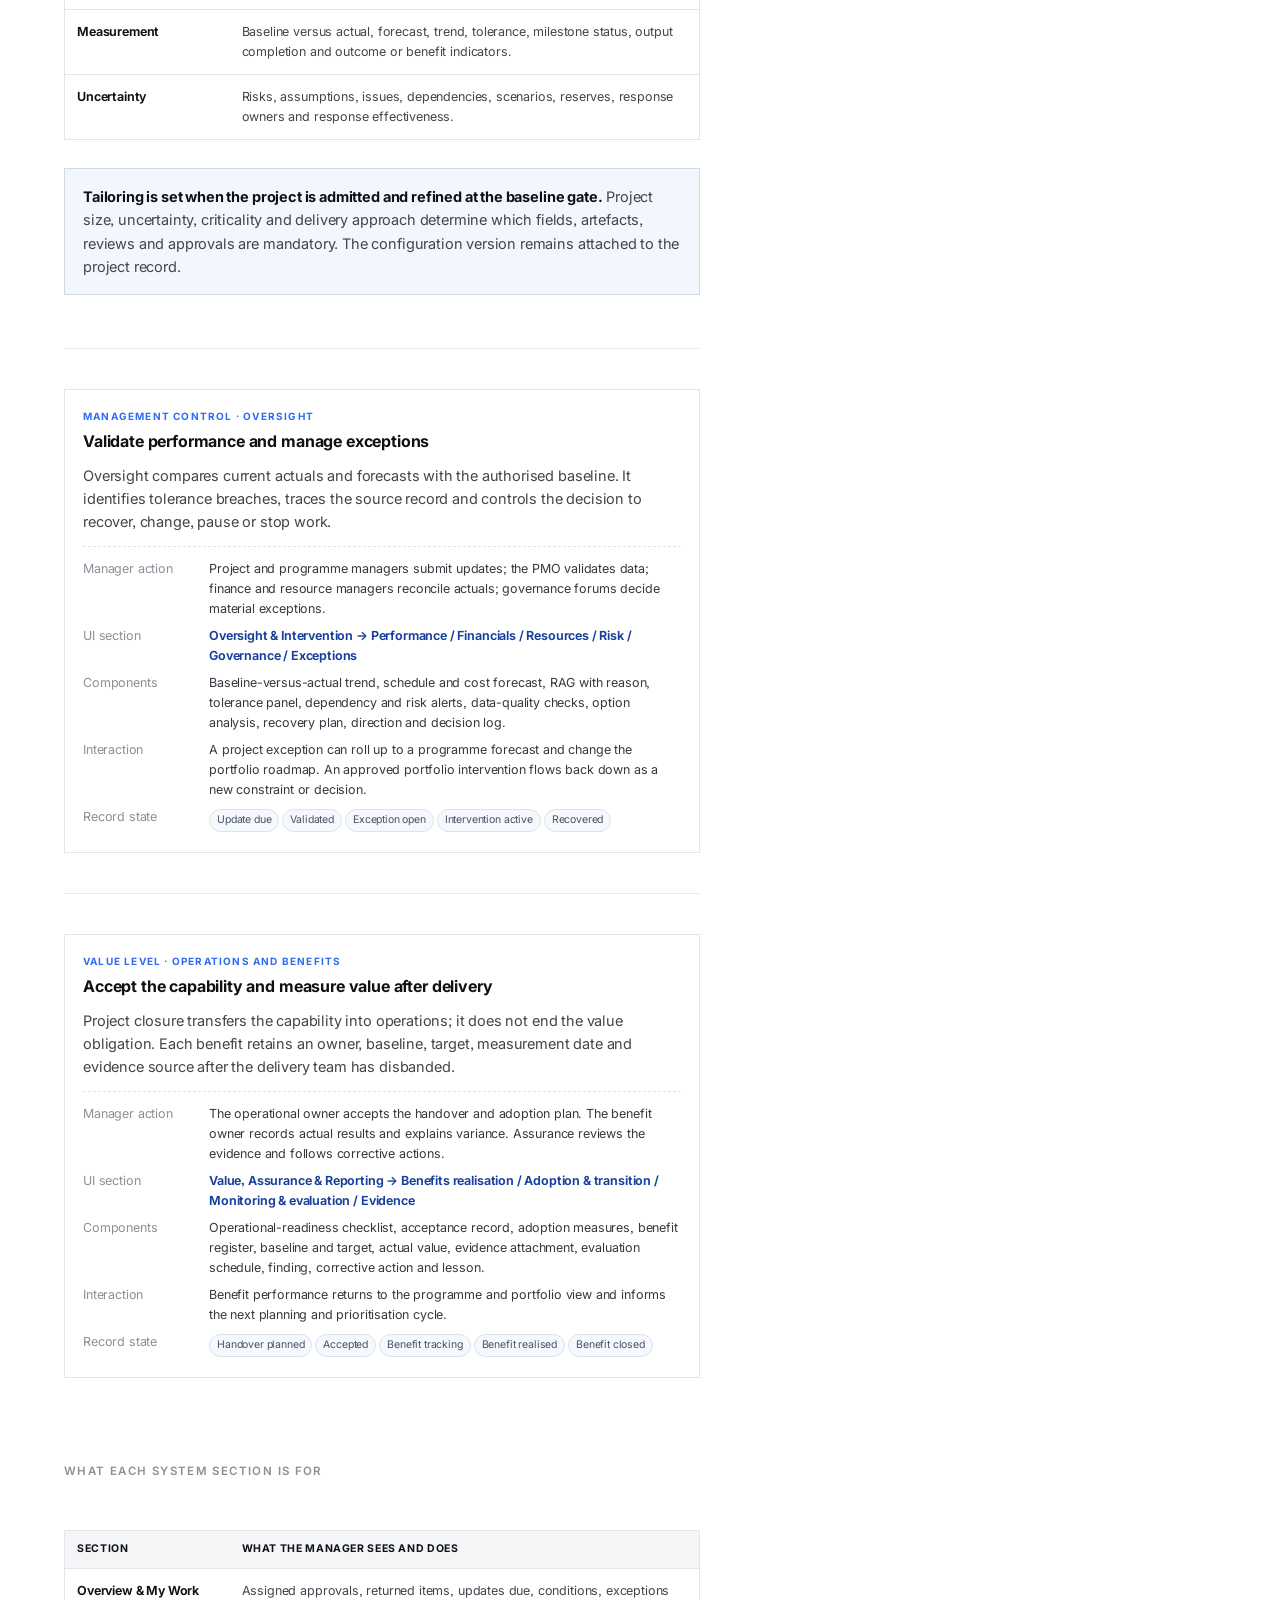
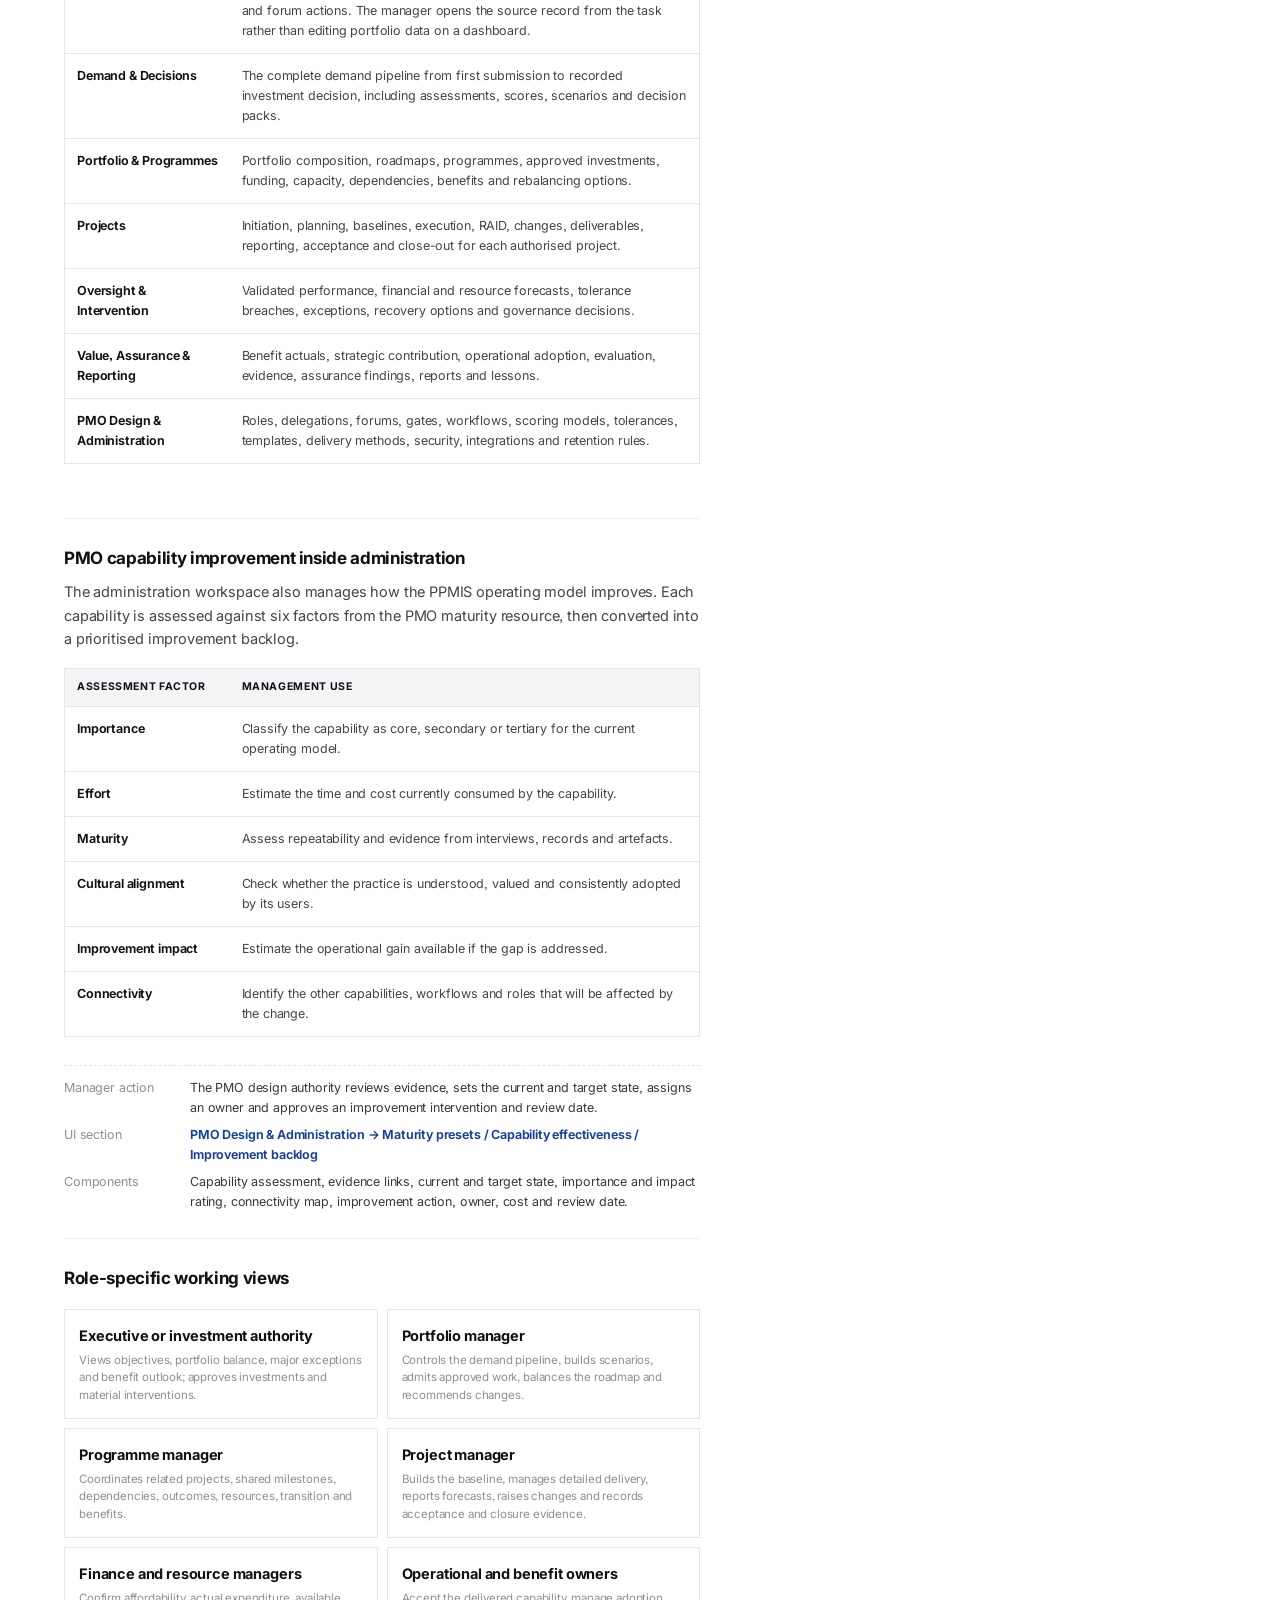
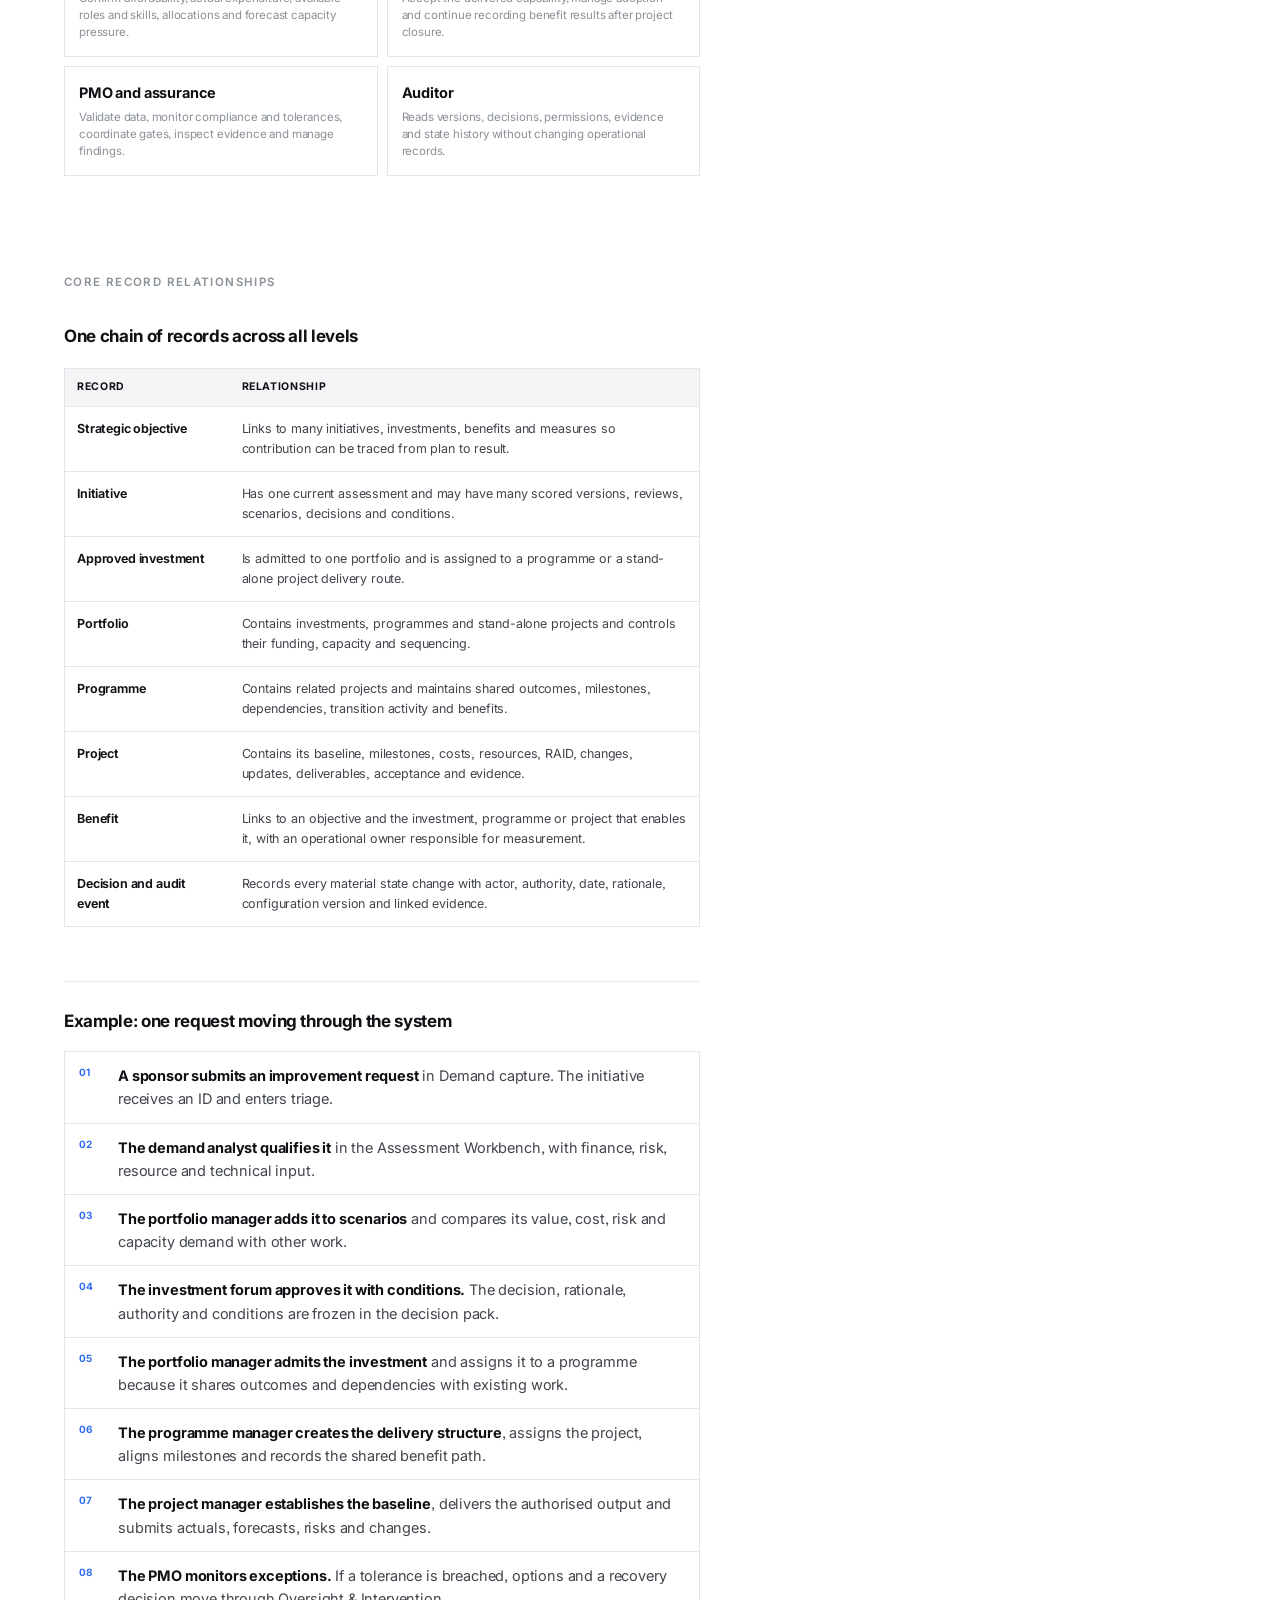
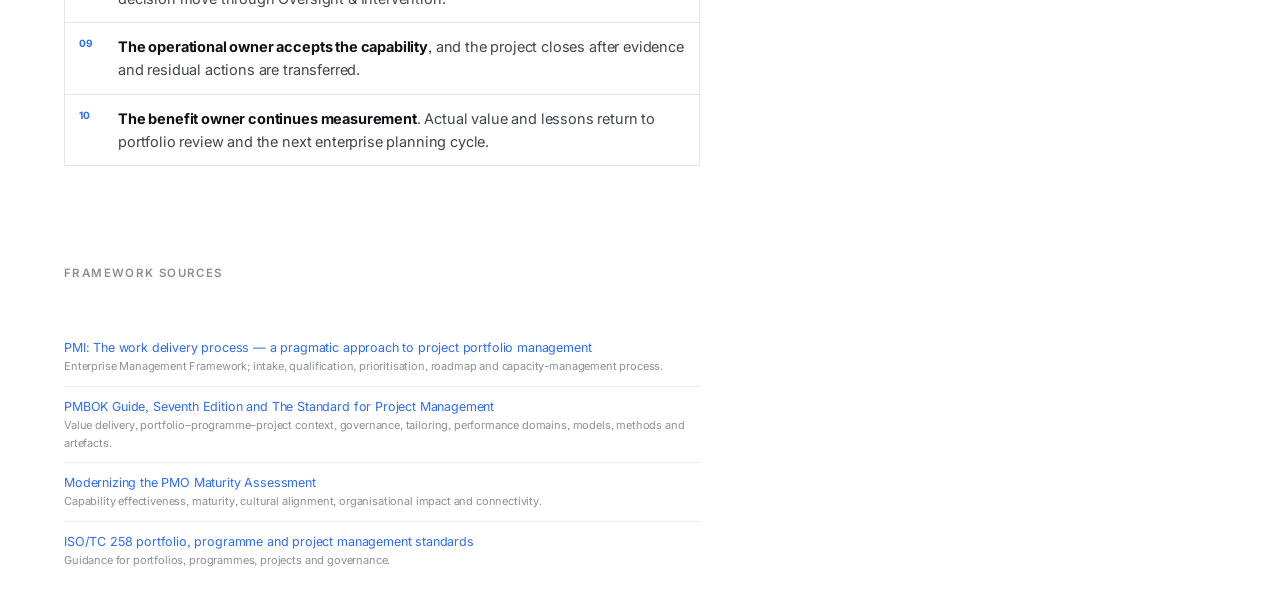
<file: walkthrough.html>
<!doctype html>
<html lang="en">
  <head>
    <meta charset="UTF-8" />
    <meta name="viewport" content="width=device-width, initial-scale=1.0" />
    <title>PPMIS management flow: enterprise to delivery</title>
    <link rel="preconnect" href="https://fonts.googleapis.com" />
    <link rel="preconnect" href="https://fonts.gstatic.com" crossorigin />
    <link href="https://fonts.googleapis.com/css2?family=Inter:wght@400;500;600;700;800&amp;display=swap" rel="stylesheet" />
    <link rel="stylesheet" href="styles.css" />
    <style>
      .intro { max-width: 700px; margin: 0 0 30px; color: #343940; font-size: 16px; line-height: 1.65; }
      .key-point { margin: 18px 0 24px; padding: 15px 17px; border-left: 3px solid var(--ink); background: var(--soft); }
      .key-point b { color: var(--ink); }
      .source-figure { margin: 20px 0 27px; padding: 16px; border: 1px solid var(--line2); background: #fafbfc; }
      .source-figure img { display: block; width: auto; max-width: 100%; height: auto; margin: 0 auto; }
      .source-figure.wide img { width: 100%; }
      .source-figure figcaption { margin-top: 12px; padding-top: 10px; border-top: 1px solid var(--line); color: var(--muted); font-size: 11.5px; line-height: 1.5; }
      .framework-table, .record-table { width: 100%; margin: 18px 0 28px; border-collapse: collapse; border: 1px solid var(--line2); font-size: 12.5px; }
      .framework-table th, .record-table th { padding: 10px 12px; background: #f3f5f7; color: var(--ink); text-align: left; font-size: 10.5px; letter-spacing: 0.06em; text-transform: uppercase; }
      .framework-table td, .record-table td { padding: 12px; border-top: 1px solid var(--line2); vertical-align: top; }
      .framework-table td:first-child { width: 30%; color: var(--ink); font-weight: 650; }
      .record-table td:first-child { width: 26%; color: var(--ink); font-weight: 650; }
      .flow { display: grid; grid-template-columns: repeat(5, 1fr); margin: 18px 0 12px; border: 1px solid var(--line2); }
      .flow > div { min-height: 128px; padding: 14px 12px; border-right: 1px solid var(--line2); background: #fff; }
      .flow > div:last-child { border-right: 0; }
      .flow .step { display: block; margin-bottom: 10px; color: var(--blue); font-size: 10px; font-weight: 700; letter-spacing: 0.08em; }
      .flow b { display: block; margin-bottom: 6px; color: var(--ink); font-size: 12px; line-height: 1.35; }
      .flow small { display: block; color: var(--muted); font-size: 10.5px; line-height: 1.45; }
      .feedback { margin: 0 0 26px; padding: 10px 12px; border: 1px dashed #c9d0d8; color: #555d68; font-size: 11.5px; }
      .level-grid { display: grid; grid-template-columns: repeat(3, 1fr); gap: 9px; margin: 17px 0 27px; }
      .level-card { padding: 14px; border: 1px solid var(--line2); background: #fff; }
      .level-card b { display: block; margin-bottom: 6px; color: var(--ink); }
      .level-card span { display: block; color: var(--muted); font-size: 11.5px; line-height: 1.5; }
      .process-card { margin: 14px 0; padding: 18px; border: 1px solid var(--line2); background: #fff; }
      .process-card .stage { display: block; margin-bottom: 5px; color: var(--blue); font-size: 10px; font-weight: 700; letter-spacing: 0.12em; text-transform: uppercase; }
      .process-card h4 { margin: 0 0 9px; color: var(--ink); font-size: 16px; }
      .process-card p { margin-bottom: 11px; }
      .detail-grid { display: grid; grid-template-columns: 112px 1fr; gap: 7px 14px; margin: 13px 0 0; padding-top: 12px; border-top: 1px dashed var(--line2); font-size: 12.5px; }
      .detail-grid dt { color: var(--muted); }
      .detail-grid dd { margin: 0; color: #343940; }
      .ui-path { color: #173f9c; font-weight: 650; }
      .state { display: inline-block; margin: 2px 3px 2px 0; padding: 2px 7px; border: 1px solid #dbe2ec; border-radius: 99px; background: #f5f8fc; color: #465467; font-size: 10.5px; }
      .support-box { margin: 15px 0 27px; padding: 16px 18px; border: 1px solid #cfd9ea; background: #f3f7fd; }
      .support-box b { color: var(--ink); }
      .role-grid { display: grid; grid-template-columns: 1fr 1fr; gap: 9px; margin: 17px 0 27px; }
      .role { padding: 14px; border: 1px solid var(--line2); }
      .role b { display: block; margin-bottom: 5px; color: var(--ink); }
      .role span { display: block; color: var(--muted); font-size: 11.5px; line-height: 1.5; }
      .example { margin: 16px 0 28px; padding: 0; list-style: none; counter-reset: item; border: 1px solid var(--line2); }
      .example li { display: grid; grid-template-columns: 30px 1fr; gap: 9px; padding: 12px 14px; border-top: 1px solid var(--line2); }
      .example li:first-child { border-top: 0; }
      .example li::before { counter-increment: item; content: counter(item, decimal-leading-zero); color: var(--blue); font-size: 10px; font-weight: 700; }
      .example b { color: var(--ink); }
      .source-list { margin: 14px 0 0; padding: 0; list-style: none; }
      .source-list li { padding: 10px 0; border-top: 1px solid var(--line); font-size: 12.5px; }
      .source-list li:first-child { border-top: 0; }
      .source-list span { display: block; color: var(--muted); font-size: 11px; }
      @media (max-width: 1000px) { .flow { grid-template-columns: 1fr 1fr; } .flow > div { border-bottom: 1px solid var(--line2); } .level-grid { grid-template-columns: 1fr; } }
      @media (max-width: 760px) { .flow, .role-grid { grid-template-columns: 1fr; } .detail-grid { grid-template-columns: 1fr; } .detail-grid dd { margin-bottom: 6px; } .framework-table, .record-table { font-size: 11.5px; } }
    </style>
  </head>
  <body>
    <div class="page">
      <div class="crumb"><span><b>2026</b> · PPMIS · Management flow</span></div>
      <h1>How work moves from enterprise priorities to programmes and projects</h1>

      <div class="grid">
        <main class="content">
          <p class="intro">
            Enterprise priorities enter the portfolio as demand. Portfolio management qualifies, compares and authorises the work. Programmes coordinate related projects, projects deliver defined outputs, and operations accepts and sustains the resulting capability and value.
          </p>
          <div class="key-point">
            <b>The portfolio is the management layer between strategy and delivery.</b> It controls which work proceeds, when it proceeds and what funding and capacity it may use. Programmes and projects then manage delivery at different levels of detail.
          </div>

          <div class="grp" id="framework">Enterprise Management Framework</div>
          <section class="sec">
            <h3 class="sec-t">Five connected management components</h3>
            <p>The framework places portfolio management between enterprise and portfolio planning above it, and delivery and operations below it. This establishes the hand-offs the system must control.</p>
            <figure class="source-figure">
              <a href="https://www.pmi.org/learning/library/work-delivery-process-project-portfolio-management-6680" target="_blank" rel="noopener">
                <img src="assets/pmi-enterprise-management-framework.jpg" alt="Enterprise Management Framework with enterprise planning, portfolio planning, portfolio management, work management and operations management" />
              </a>
              <figcaption>Enterprise Management Framework, Exhibit 1. Source: <a href="https://www.pmi.org/learning/library/work-delivery-process-project-portfolio-management-6680" target="_blank" rel="noopener">Anthony Boles, Project Management Institute</a>.</figcaption>
            </figure>
            <table class="framework-table">
              <thead><tr><th>Component</th><th>What is managed</th><th>System result</th></tr></thead>
              <tbody>
                <tr><td>1. Enterprise planning</td><td>Strategic objectives, required outcomes, policy or regulatory commitments, risk appetite and the available funding envelope.</td><td>A dated set of priorities and constraints that can be linked to every investment request.</td></tr>
                <tr><td>2. Portfolio planning</td><td>Work is grouped around business areas, services or outcomes. Leadership sets the portfolio roadmap and broad capacity allocation.</td><td>Portfolio boundaries, owners, targets, investment themes and planning periods.</td></tr>
                <tr><td>3. Portfolio management</td><td>Demand is captured, qualified, prioritised, authorised and continually balanced against funding, people, risk and strategic value.</td><td>A governed and prioritised portfolio backlog plus a realisation roadmap.</td></tr>
                <tr><td>4. Work management</td><td>Authorised work is delivered through programmes, projects, releases or operational work. Scope, schedule, cost, risk, change and outputs are controlled here.</td><td>Accepted deliverables, outcomes, forecasts, issues, decisions and closure evidence.</td></tr>
                <tr><td>5. Operations management</td><td>Finance, people, procurement, technology and business operations support delivery, accept the completed capability and track operational performance.</td><td>Handover, adoption, benefit measures, service performance and lessons returned to planning.</td></tr>
              </tbody>
            </table>
          </section>

          <section class="sec" id="component-flow">
            <h3 class="sec-t">How the five components interact</h3>
            <div class="flow" aria-label="Flow between enterprise management components">
              <div><span class="step">01</span><b>Enterprise direction</b><small>Defines the outcomes, constraints and investment appetite.</small></div>
              <div><span class="step">02</span><b>Portfolio plan</b><small>Translates direction into portfolio themes, targets and capacity envelopes.</small></div>
              <div><span class="step">03</span><b>Portfolio decision</b><small>Selects and sequences the best combination of work.</small></div>
              <div><span class="step">04</span><b>Programme and project delivery</b><small>Coordinates outcomes and produces the authorised outputs.</small></div>
              <div><span class="step">05</span><b>Operational value</b><small>Accepts the capability and measures adoption and benefits.</small></div>
            </div>
            <div class="feedback">Feedback moves in both directions: delivery forecasts and capacity limits can cause portfolio rebalancing; benefit results and lessons can change the next enterprise plan.</div>
            <div class="level-grid">
              <div class="level-card"><b>Portfolio</b><span>All current and proposed investments managed together to achieve strategic objectives. The concern is selection, balance, funding, capacity and value.</span></div>
              <div class="level-card"><b>Programme</b><span>A coordinated group of related projects and change activity managed together to achieve outcomes and benefits that one project cannot deliver alone.</span></div>
              <div class="level-card"><b>Project</b><span>Temporary work with a defined scope, delivery approach, baseline and output. The concern is controlled execution and acceptance.</span></div>
            </div>
          </section>

          <div class="grp" id="portfolio-process">Portfolio management process</div>
          <section class="sec">
            <h3 class="sec-t">From work intake to an active portfolio roadmap</h3>
            <p>The front end of the system uses one controlled pipeline. A request becomes eligible for investment only after it has been qualified, compared with other demand and approved within the available funding and capacity.</p>
            <figure class="source-figure wide">
              <a href="https://www.pmi.org/learning/library/work-delivery-process-project-portfolio-management-6680" target="_blank" rel="noopener">
                <img src="assets/pmi-portfolio-management-process.jpg" alt="Portfolio management process showing work intake, work qualification, portfolio prioritization, enterprise prioritization and management of the portfolio roadmap" />
              </a>
              <figcaption>Portfolio Management process, Exhibit 2. Source: <a href="https://www.pmi.org/learning/library/work-delivery-process-project-portfolio-management-6680" target="_blank" rel="noopener">Anthony Boles, Project Management Institute</a>.</figcaption>
            </figure>
          </section>

          <section class="sec" id="intake">
            <article class="process-card">
              <span class="stage">Stage 1 · Work intake</span><h4>Capture one investment request</h4>
              <p>A sponsor records the problem or opportunity, intended outcome, beneficiaries, strategic objective, urgency and indicative size. The request remains demand; it is not yet a project.</p>
              <dl class="detail-grid">
                <dt>Manager action</dt><dd>The sponsor creates the request, checks for duplicates, names an accountable owner and submits it for triage.</dd>
                <dt>UI section</dt><dd><span class="ui-path">Demand &amp; Decisions → Demand capture</span></dd>
                <dt>Components</dt><dd>Guided form, objective selector, sponsor and beneficiary fields, value statement, cost range, urgency, attachments, duplicate search, save draft and submit.</dd>
                <dt>Control</dt><dd>The system assigns one initiative ID, records the original submission and prevents the requester from treating the item as approved work.</dd>
                <dt>Record state</dt><dd><span class="state">Draft</span><span class="state">Submitted</span><span class="state">Returned</span><span class="state">Triaged</span></dd>
              </dl>
            </article>
          </section>

          <section class="sec" id="qualification">
            <article class="process-card">
              <span class="stage">Stage 2 · Work qualification</span><h4>Test whether the request is viable and ready for comparison</h4>
              <p>An analyst develops the information needed for a decision: options, expected value, effort, cost, risk, complexity, dependencies, delivery route and capacity implications.</p>
              <dl class="detail-grid">
                <dt>Manager action</dt><dd>The demand analyst coordinates input from finance, risk, technology, procurement and resource managers; the sponsor confirms the completed assessment.</dd>
                <dt>UI section</dt><dd><span class="ui-path">Demand &amp; Decisions → Investment Assessment Workbench</span></dd>
                <dt>Components</dt><dd>Inherited request fields, option comparison, estimate class and confidence, risk assessment, dependency register, skills and capacity requirement, benefit profile, review comments and sponsor confirmation.</dd>
                <dt>Control</dt><dd>Author fields and analyst fields remain distinguishable. Missing evidence, unresolved reviews and low estimate confidence are visible in the decision pack.</dd>
                <dt>Record state</dt><dd><span class="state">Assessment in progress</span><span class="state">Sponsor review</span><span class="state">Ready for prioritisation</span></dd>
              </dl>
            </article>
          </section>

          <section class="sec" id="prioritisation">
            <article class="process-card">
              <span class="stage">Stage 3 · Prioritisation and decision</span><h4>Compare the complete set of demand</h4>
              <p>The portfolio manager ranks eligible demand against strategic contribution, mandatory commitments, benefit, risk, affordability and scarce capacity. Decision-makers approve a balanced set of work rather than isolated business cases.</p>
              <dl class="detail-grid">
                <dt>Manager action</dt><dd>The portfolio manager builds and compares scenarios. The authorised forum reviews a frozen pack and records approval, conditions, sequencing, deferral or decline with a reason.</dd>
                <dt>UI section</dt><dd><span class="ui-path">Demand &amp; Decisions → Prioritisation / Investment scenarios / Decision pack</span></dd>
                <dt>Components</dt><dd>Weighted scoring, rank and contribution view, scenario builder, funding and capacity bars, mandatory-work flags, conflict-of-interest and quorum checks, recommendation, decision, rationale and conditions.</dd>
                <dt>Control</dt><dd>The score supports judgement but does not replace it. Every override and decision stores the authority, meeting, configuration version and rationale.</dd>
                <dt>Record state</dt><dd><span class="state">Prioritised</span><span class="state">Approved</span><span class="state">Approved with conditions</span><span class="state">Deferred</span><span class="state">Declined</span></dd>
              </dl>
            </article>
          </section>

          <section class="sec" id="roadmap">
            <article class="process-card">
              <span class="stage">Stage 4 · Portfolio roadmap</span><h4>Admit, structure and sequence approved work</h4>
              <p>Approval creates an authorised investment. It must then be placed in the correct portfolio, assigned to a programme where work is related, or established as a stand-alone project. The roadmap is rebalanced whenever priorities, forecasts or capacity change.</p>
              <dl class="detail-grid">
                <dt>Manager action</dt><dd>The portfolio manager confirms admission, funding period, delivery route and sequencing. Programme managers confirm whether related work belongs within an existing or new programme.</dd>
                <dt>UI section</dt><dd><span class="ui-path">Portfolio &amp; Programmes → Portfolio formation / Admission routes / Composition &amp; hierarchy</span></dd>
                <dt>Components</dt><dd>Admission checklist, portfolio and programme assignment, stand-alone classification, multiyear roadmap, funding allocation, capacity heatmap, dependency map and scenario comparison.</dd>
                <dt>Control</dt><dd>Approved work cannot begin delivery until admission conditions, accountable owners, initial funding and delivery route are confirmed.</dd>
                <dt>Record state</dt><dd><span class="state">Approved investment</span><span class="state">Admitted</span><span class="state">Sequenced</span><span class="state">On hold</span></dd>
              </dl>
            </article>
            <div class="support-box"><b>Capacity management supports every stage.</b> Resource managers publish available roles and skills, programme and project managers submit demand, and the portfolio manager resolves over-allocation before committing the roadmap.</div>
          </section>

          <div class="grp" id="delivery">Programme and project delivery</div>
          <section class="sec" id="programme">
            <article class="process-card">
              <span class="stage">Delivery level 1 · Programme</span><h4>Coordinate related projects around shared outcomes</h4>
              <p>A programme creates the integration layer between the portfolio commitment and multiple delivery teams. It manages the sequence of projects, shared milestones, dependencies, transition activity and the benefit path across the whole change.</p>
              <dl class="detail-grid">
                <dt>Manager action</dt><dd>The programme manager establishes the programme roadmap, assigns projects, resolves cross-project dependencies, coordinates resources and escalates decisions that exceed programme tolerance.</dd>
                <dt>UI section</dt><dd><span class="ui-path">Portfolio &amp; Programmes → Programme workbench / Roadmap / Integrated master schedule / Dependencies / Benefits architecture</span></dd>
                <dt>Components</dt><dd>Outcome map, tranche or release plan, project hierarchy, shared milestone view, dependency network, aggregated funding and capacity, programme RAID, benefit map, decisions and transition plan.</dd>
                <dt>Interaction</dt><dd>Receives priorities and constraints from the portfolio; sends delivery forecasts, exceptions and benefit outlook upward; sends scope, interfaces and milestones to projects.</dd>
                <dt>Record state</dt><dd><span class="state">Defined</span><span class="state">Baselined</span><span class="state">Delivering</span><span class="state">Transitioning</span><span class="state">Closed</span></dd>
              </dl>
            </article>
          </section>

          <section class="sec" id="project">
            <article class="process-card">
              <span class="stage">Delivery level 2 · Project</span><h4>Plan and control the authorised output</h4>
              <p>The project workspace contains the delivery detail. It turns the approved mandate into a baseline, manages execution and change, produces evidence for oversight and closes only after outputs and residual responsibilities have been accepted.</p>
              <dl class="detail-grid">
                <dt>Manager action</dt><dd>The project manager completes initiation, secures baseline approval, manages work and RAID, submits period updates, raises changes, records acceptance and transfers open benefits and actions.</dd>
                <dt>UI section</dt><dd><span class="ui-path">Projects → Initiation / Planning / Execution &amp; control / Close-out</span></dd>
                <dt>Components</dt><dd>Mandate and charter, roles, stakeholders, WBS or backlog, schedule, cost baseline, resource plan, RAID, quality and procurement records, change requests, deliverables, status updates, acceptance and close-out checklist.</dd>
                <dt>Interaction</dt><dd>Receives scope, funding, milestones, tolerances and dependencies from the programme or portfolio; returns actuals, forecasts, risks, changes, outputs and evidence.</dd>
                <dt>Record state</dt><dd><span class="state">Initiating</span><span class="state">Planning</span><span class="state">Baselined</span><span class="state">Delivering</span><span class="state">Closing</span><span class="state">Closed</span></dd>
              </dl>
            </article>
          </section>

          <section class="sec" id="project-controls">
            <h3 class="sec-t">PMBOK 7 controls inside the project workspace</h3>
            <p>The performance domains operate together throughout delivery. They are implemented as connected records and working views, not as eight stages that a manager completes once.</p>
            <table class="record-table">
              <thead><tr><th>Performance domain</th><th>UI components used by the project manager</th></tr></thead>
              <tbody>
                <tr><td>Stakeholders</td><td>Sponsor and stakeholder register, influence and engagement assessment, communication actions, consultation evidence and acceptance.</td></tr>
                <tr><td>Team</td><td>Role assignments, responsibility matrix, skills, availability, team agreements and capacity requests.</td></tr>
                <tr><td>Development approach &amp; lifecycle</td><td>Predictive, adaptive or hybrid method; tailored stages, gates, artefacts, iteration or release plan and approval history.</td></tr>
                <tr><td>Planning</td><td>Scope, WBS or backlog, schedule, cost, resources, quality, procurement, communication, risk and benefit baselines.</td></tr>
                <tr><td>Project work</td><td>Assignments, decisions, meetings, quality checks, issues, knowledge, procurement activity and controlled changes.</td></tr>
                <tr><td>Delivery</td><td>Deliverables, acceptance criteria, outcome link, transition readiness, handover and operational acceptance.</td></tr>
                <tr><td>Measurement</td><td>Baseline versus actual, forecast, trend, tolerance, milestone status, output completion and outcome or benefit indicators.</td></tr>
                <tr><td>Uncertainty</td><td>Risks, assumptions, issues, dependencies, scenarios, reserves, response owners and response effectiveness.</td></tr>
              </tbody>
            </table>
            <div class="support-box"><b>Tailoring is set when the project is admitted and refined at the baseline gate.</b> Project size, uncertainty, criticality and delivery approach determine which fields, artefacts, reviews and approvals are mandatory. The configuration version remains attached to the project record.</div>
          </section>

          <section class="sec" id="oversight">
            <article class="process-card">
              <span class="stage">Management control · Oversight</span><h4>Validate performance and manage exceptions</h4>
              <p>Oversight compares current actuals and forecasts with the authorised baseline. It identifies tolerance breaches, traces the source record and controls the decision to recover, change, pause or stop work.</p>
              <dl class="detail-grid">
                <dt>Manager action</dt><dd>Project and programme managers submit updates; the PMO validates data; finance and resource managers reconcile actuals; governance forums decide material exceptions.</dd>
                <dt>UI section</dt><dd><span class="ui-path">Oversight &amp; Intervention → Performance / Financials / Resources / Risk / Governance / Exceptions</span></dd>
                <dt>Components</dt><dd>Baseline-versus-actual trend, schedule and cost forecast, RAG with reason, tolerance panel, dependency and risk alerts, data-quality checks, option analysis, recovery plan, direction and decision log.</dd>
                <dt>Interaction</dt><dd>A project exception can roll up to a programme forecast and change the portfolio roadmap. An approved portfolio intervention flows back down as a new constraint or decision.</dd>
                <dt>Record state</dt><dd><span class="state">Update due</span><span class="state">Validated</span><span class="state">Exception open</span><span class="state">Intervention active</span><span class="state">Recovered</span></dd>
              </dl>
            </article>
          </section>

          <section class="sec" id="operations">
            <article class="process-card">
              <span class="stage">Value level · Operations and benefits</span><h4>Accept the capability and measure value after delivery</h4>
              <p>Project closure transfers the capability into operations; it does not end the value obligation. Each benefit retains an owner, baseline, target, measurement date and evidence source after the delivery team has disbanded.</p>
              <dl class="detail-grid">
                <dt>Manager action</dt><dd>The operational owner accepts the handover and adoption plan. The benefit owner records actual results and explains variance. Assurance reviews the evidence and follows corrective actions.</dd>
                <dt>UI section</dt><dd><span class="ui-path">Value, Assurance &amp; Reporting → Benefits realisation / Adoption &amp; transition / Monitoring &amp; evaluation / Evidence</span></dd>
                <dt>Components</dt><dd>Operational-readiness checklist, acceptance record, adoption measures, benefit register, baseline and target, actual value, evidence attachment, evaluation schedule, finding, corrective action and lesson.</dd>
                <dt>Interaction</dt><dd>Benefit performance returns to the programme and portfolio view and informs the next planning and prioritisation cycle.</dd>
                <dt>Record state</dt><dd><span class="state">Handover planned</span><span class="state">Accepted</span><span class="state">Benefit tracking</span><span class="state">Benefit realised</span><span class="state">Benefit closed</span></dd>
              </dl>
            </article>
          </section>

          <div class="grp" id="sections">What each system section is for</div>
          <section class="sec">
            <table class="record-table">
              <thead><tr><th>Section</th><th>What the manager sees and does</th></tr></thead>
              <tbody>
                <tr><td>Overview &amp; My Work</td><td>Assigned approvals, returned items, updates due, conditions, exceptions and forum actions. The manager opens the source record from the task rather than editing portfolio data on a dashboard.</td></tr>
                <tr><td>Demand &amp; Decisions</td><td>The complete demand pipeline from first submission to recorded investment decision, including assessments, scores, scenarios and decision packs.</td></tr>
                <tr><td>Portfolio &amp; Programmes</td><td>Portfolio composition, roadmaps, programmes, approved investments, funding, capacity, dependencies, benefits and rebalancing options.</td></tr>
                <tr><td>Projects</td><td>Initiation, planning, baselines, execution, RAID, changes, deliverables, reporting, acceptance and close-out for each authorised project.</td></tr>
                <tr><td>Oversight &amp; Intervention</td><td>Validated performance, financial and resource forecasts, tolerance breaches, exceptions, recovery options and governance decisions.</td></tr>
                <tr><td>Value, Assurance &amp; Reporting</td><td>Benefit actuals, strategic contribution, operational adoption, evaluation, evidence, assurance findings, reports and lessons.</td></tr>
                <tr><td>PMO Design &amp; Administration</td><td>Roles, delegations, forums, gates, workflows, scoring models, tolerances, templates, delivery methods, security, integrations and retention rules.</td></tr>
              </tbody>
            </table>
          </section>

          <section class="sec" id="capability">
            <h3 class="sec-t">PMO capability improvement inside administration</h3>
            <p>The administration workspace also manages how the PPMIS operating model improves. Each capability is assessed against six factors from the PMO maturity resource, then converted into a prioritised improvement backlog.</p>
            <table class="record-table">
              <thead><tr><th>Assessment factor</th><th>Management use</th></tr></thead>
              <tbody>
                <tr><td>Importance</td><td>Classify the capability as core, secondary or tertiary for the current operating model.</td></tr>
                <tr><td>Effort</td><td>Estimate the time and cost currently consumed by the capability.</td></tr>
                <tr><td>Maturity</td><td>Assess repeatability and evidence from interviews, records and artefacts.</td></tr>
                <tr><td>Cultural alignment</td><td>Check whether the practice is understood, valued and consistently adopted by its users.</td></tr>
                <tr><td>Improvement impact</td><td>Estimate the operational gain available if the gap is addressed.</td></tr>
                <tr><td>Connectivity</td><td>Identify the other capabilities, workflows and roles that will be affected by the change.</td></tr>
              </tbody>
            </table>
            <dl class="detail-grid">
              <dt>Manager action</dt><dd>The PMO design authority reviews evidence, sets the current and target state, assigns an owner and approves an improvement intervention and review date.</dd>
              <dt>UI section</dt><dd><span class="ui-path">PMO Design &amp; Administration → Maturity presets / Capability effectiveness / Improvement backlog</span></dd>
              <dt>Components</dt><dd>Capability assessment, evidence links, current and target state, importance and impact rating, connectivity map, improvement action, owner, cost and review date.</dd>
            </dl>
          </section>

          <section class="sec" id="roles">
            <h3 class="sec-t">Role-specific working views</h3>
            <div class="role-grid">
              <div class="role"><b>Executive or investment authority</b><span>Views objectives, portfolio balance, major exceptions and benefit outlook; approves investments and material interventions.</span></div>
              <div class="role"><b>Portfolio manager</b><span>Controls the demand pipeline, builds scenarios, admits approved work, balances the roadmap and recommends changes.</span></div>
              <div class="role"><b>Programme manager</b><span>Coordinates related projects, shared milestones, dependencies, outcomes, resources, transition and benefits.</span></div>
              <div class="role"><b>Project manager</b><span>Builds the baseline, manages detailed delivery, reports forecasts, raises changes and records acceptance and closure evidence.</span></div>
              <div class="role"><b>Finance and resource managers</b><span>Confirm affordability, actual expenditure, available roles and skills, allocations and forecast capacity pressure.</span></div>
              <div class="role"><b>Operational and benefit owners</b><span>Accept the delivered capability, manage adoption and continue recording benefit results after project closure.</span></div>
              <div class="role"><b>PMO and assurance</b><span>Validate data, monitor compliance and tolerances, coordinate gates, inspect evidence and manage findings.</span></div>
              <div class="role"><b>Auditor</b><span>Reads versions, decisions, permissions, evidence and state history without changing operational records.</span></div>
            </div>
          </section>

          <div class="grp" id="records">Core record relationships</div>
          <section class="sec">
            <h3 class="sec-t">One chain of records across all levels</h3>
            <table class="record-table">
              <thead><tr><th>Record</th><th>Relationship</th></tr></thead>
              <tbody>
                <tr><td>Strategic objective</td><td>Links to many initiatives, investments, benefits and measures so contribution can be traced from plan to result.</td></tr>
                <tr><td>Initiative</td><td>Has one current assessment and may have many scored versions, reviews, scenarios, decisions and conditions.</td></tr>
                <tr><td>Approved investment</td><td>Is admitted to one portfolio and is assigned to a programme or a stand-alone project delivery route.</td></tr>
                <tr><td>Portfolio</td><td>Contains investments, programmes and stand-alone projects and controls their funding, capacity and sequencing.</td></tr>
                <tr><td>Programme</td><td>Contains related projects and maintains shared outcomes, milestones, dependencies, transition activity and benefits.</td></tr>
                <tr><td>Project</td><td>Contains its baseline, milestones, costs, resources, RAID, changes, updates, deliverables, acceptance and evidence.</td></tr>
                <tr><td>Benefit</td><td>Links to an objective and the investment, programme or project that enables it, with an operational owner responsible for measurement.</td></tr>
                <tr><td>Decision and audit event</td><td>Records every material state change with actor, authority, date, rationale, configuration version and linked evidence.</td></tr>
              </tbody>
            </table>
          </section>

          <section class="sec" id="example">
            <h3 class="sec-t">Example: one request moving through the system</h3>
            <ol class="example">
              <li><div><b>A sponsor submits an improvement request</b> in Demand capture. The initiative receives an ID and enters triage.</div></li>
              <li><div><b>The demand analyst qualifies it</b> in the Assessment Workbench, with finance, risk, resource and technical input.</div></li>
              <li><div><b>The portfolio manager adds it to scenarios</b> and compares its value, cost, risk and capacity demand with other work.</div></li>
              <li><div><b>The investment forum approves it with conditions.</b> The decision, rationale, authority and conditions are frozen in the decision pack.</div></li>
              <li><div><b>The portfolio manager admits the investment</b> and assigns it to a programme because it shares outcomes and dependencies with existing work.</div></li>
              <li><div><b>The programme manager creates the delivery structure</b>, assigns the project, aligns milestones and records the shared benefit path.</div></li>
              <li><div><b>The project manager establishes the baseline</b>, delivers the authorised output and submits actuals, forecasts, risks and changes.</div></li>
              <li><div><b>The PMO monitors exceptions.</b> If a tolerance is breached, options and a recovery decision move through Oversight &amp; Intervention.</div></li>
              <li><div><b>The operational owner accepts the capability</b>, and the project closes after evidence and residual actions are transferred.</div></li>
              <li><div><b>The benefit owner continues measurement</b>. Actual value and lessons return to portfolio review and the next enterprise planning cycle.</div></li>
            </ol>
          </section>

          <div class="grp" id="sources">Framework sources</div>
          <section class="sec">
            <ul class="source-list">
              <li><a href="https://www.pmi.org/learning/library/work-delivery-process-project-portfolio-management-6680" target="_blank" rel="noopener">PMI: The work delivery process — a pragmatic approach to project portfolio management</a><span>Enterprise Management Framework; intake, qualification, prioritisation, roadmap and capacity-management process.</span></li>
              <li><a href="PMBOK 7th Edition copy.pdf">PMBOK Guide, Seventh Edition and The Standard for Project Management</a><span>Value delivery, portfolio–programme–project context, governance, tailoring, performance domains, models, methods and artefacts.</span></li>
              <li><a href="Untitled.pdf">Modernizing the PMO Maturity Assessment</a><span>Capability effectiveness, maturity, cultural alignment, organisational impact and connectivity.</span></li>
              <li><a href="https://committee.iso.org/sites/tc258/home/projects/published/iso-21502.html" target="_blank" rel="noopener">ISO/TC 258 portfolio, programme and project management standards</a><span>Guidance for portfolios, programmes, projects and governance.</span></li>
            </ul>
          </section>
        </main>

        <nav class="toc" id="toc">
          <h4>Contents</h4>
          <div class="glabel">Framework</div>
          <a href="#framework">Five components</a><a href="#component-flow">How they interact</a>
          <div class="glabel">Portfolio process</div>
          <a href="#portfolio-process">Process framework</a><a href="#intake">Work intake</a><a href="#qualification">Qualification</a><a href="#prioritisation">Prioritisation</a><a href="#roadmap">Portfolio roadmap</a>
          <div class="glabel">Delivery</div>
          <a href="#programme">Programme management</a><a href="#project">Project management</a><a href="#project-controls">PMBOK 7 controls</a><a href="#oversight">Oversight</a><a href="#operations">Operations and value</a>
          <div class="glabel">System design</div>
          <a href="#sections">System sections</a><a href="#capability">PMO capability</a><a href="#roles">Role views</a><a href="#records">Record relationships</a><a href="#example">Worked example</a><a href="#sources">Sources</a>
          <div class="glabel">Pages</div>
          <a href="index.html">Research note</a><a href="prototype.html">Prototype</a>
        </nav>
      </div>
    </div>
    <script>
      (function () {
        const links = [...document.querySelectorAll("#toc a[href^='#']")], map = {};
        links.forEach((a) => { const el = document.getElementById(a.getAttribute("href").slice(1)); if (el) map[el.id] = a; });
        const obs = new IntersectionObserver((entries) => { entries.forEach((entry) => { if (!entry.isIntersecting) return; links.forEach((link) => link.classList.remove("active")); if (map[entry.target.id]) map[entry.target.id].classList.add("active"); }); }, { rootMargin: "-15% 0px -75% 0px" });
        Object.keys(map).forEach((id) => obs.observe(document.getElementById(id)));
      })();
    </script>
    <script src="nav.js"></script>
  </body>
</html>
</file>
<file: styles.css>
:root {
  --ink: #0f1115;
  --text: #41454c;
  --muted: #8a9098;
  --faint: #b7bcc2;
  --bg: #ffffff;
  --line: #ececee;
  --line2: #e3e5e8;
  --soft: #f7f8f9;
  --blue: #2f6df0; /* links only */
  --chart-a: #2f6df0;
  --chart-b: #8b5cf6; /* illustrations only */
}
* {
  box-sizing: border-box;
}
html {
  scroll-behavior: smooth;
}
body {
  margin: 0;
  background: var(--bg);
  color: var(--text);
  font-family:
    "Inter",
    system-ui,
    -apple-system,
    sans-serif;
  font-feature-settings: "ss03";
  font-size: 14.5px;
  line-height: 1.6;
  letter-spacing: -0.011em;
  -webkit-font-smoothing: antialiased;
}
a {
  color: var(--blue);
  text-decoration: none;
}
a:hover {
  text-decoration: underline;
}

.page {
  max-width: 1300px;
  margin: 0 auto;
  padding: 0 clamp(28px, 5vw, 72px);
}

/* ---------- title block ---------- */
.crumb {
  display: flex;
  justify-content: space-between;
  align-items: baseline;
  font-size: 11.5px;
  font-weight: 600;
  letter-spacing: 0.09em;
  text-transform: uppercase;
  color: var(--muted);
  padding: 56px 0 20px;
  border-bottom: 1px dashed var(--line2);
}
.crumb b {
  color: var(--ink);
}
h1 {
  font-weight: 700;
  color: var(--ink);
  font-size: 31px;
  line-height: 1.1;
  letter-spacing: -0.03em;
  margin: 40px 0 16px;
  max-width: 800px;
}

/* ---------- 2-col: content + right TOC ---------- */
.grid {
  display: grid;
  grid-template-columns: minmax(0, 1fr) 232px;
  gap: 0;
  padding-top: 0;
}
.content {
  max-width: 700px;
  padding-right: 64px;
  padding-top: 10px;
}
.toc {
  padding-left: 36px;
  padding-top: 10px;
  border-left: 1px solid var(--line);
  position: sticky;
  top: 24px;
  align-self: start;
  height: calc(100vh - 48px);
  overflow: auto;
  font-size: 12.5px;
}
.toc h4 {
  font-size: 10.5px;
  letter-spacing: 0.13em;
  text-transform: uppercase;
  color: var(--muted);
  margin: 0 0 14px;
  font-weight: 600;
}
.toc a {
  display: block;
  color: var(--faint);
  padding: 5px 0;
  line-height: 1.4;
}
.toc a:hover {
  color: var(--ink);
  text-decoration: none;
}
.toc a.active {
  color: var(--ink);
  font-weight: 600;
}
.toc .glabel {
  font-size: 10px;
  letter-spacing: 0.12em;
  text-transform: uppercase;
  color: var(--faint);
  margin: 16px 0 4px;
  font-weight: 600;
}

/* ---------- prose ---------- */
h2 {
  font-weight: 700;
  color: var(--ink);
  font-size: 20px;
  letter-spacing: -0.025em;
  margin: 0 0 12px;
}
.content p {
  margin: 0 0 14px;
  color: var(--text);
}
.content p b {
  color: var(--ink);
  font-weight: 600;
}
em {
  font-style: italic;
}
.lede {
  font-size: 14.5px;
  color: #3f444b;
  margin: 0 0 4px;
}

/* group label between page sets */
.grp {
  font-size: 11.5px;
  font-weight: 600;
  letter-spacing: 0.12em;
  text-transform: uppercase;
  color: var(--muted);
  margin: 44px 0 6px;
}

/* bullets */
ul.b {
  list-style: none;
  margin: 12px 0 0;
  padding: 0;
}
ul.b li {
  position: relative;
  padding-left: 22px;
  margin: 8px 0;
  line-height: 1.55;
  color: var(--text);
}
ul.b li::before {
  content: "";
  position: absolute;
  left: 1px;
  top: 9px;
  width: 5px;
  height: 5px;
  background: var(--faint);
  border-radius: 1px;
}
ul.b li b {
  color: var(--ink);
  font-weight: 600;
}
/* marks a thing that needs a visual built for it */
.vz {
  border-bottom: 1px dashed #a3aab3;
  padding-bottom: 1px;
  cursor: help;
}
.vz:hover {
  border-color: var(--ink);
  color: var(--ink);
}
/* hover popup showing a visual of the item */
.vizpop {
  position: absolute;
  z-index: 100;
  background: #fff;
  border: 1px solid var(--line2);
  border-radius: 12px;
  box-shadow: 0 8px 28px rgba(20, 32, 46, 0.16);
  padding: 14px;
  max-width: min(600px, 92vw);
  opacity: 0;
  visibility: hidden;
  transform: translateY(4px);
  transition:
    opacity 0.12s ease,
    transform 0.12s ease;
  pointer-events: none;
}
.vizpop.on {
  opacity: 1;
  visibility: visible;
  transform: translateY(0);
}
.vizpop.pinned {
  pointer-events: auto;
  box-shadow: 0 10px 34px rgba(20, 32, 46, 0.22);
}
.vp-title {
  font-size: 11px;
  font-weight: 700;
  color: var(--ink);
  text-transform: uppercase;
  letter-spacing: 0.06em;
  margin: 0 0 11px;
}
.vp-row {
  display: flex;
  gap: 13px;
  align-items: center;
}
.vp-rows {
  flex: 1;
  display: grid;
  gap: 6px;
}
.vp-line {
  font-size: 11.5px;
  color: #565b63;
  display: flex;
  justify-content: space-between;
  gap: 10px;
}
.vp-line b {
  color: var(--ink);
  font-weight: 600;
  font-variant-numeric: tabular-nums;
}
.vp-cap {
  font-size: 11px;
  color: var(--muted);
  margin: 11px 0 0;
  line-height: 1.4;
}
.vizpop img {
  display: block;
  max-width: 100%;
  border: 1px solid var(--line2);
}

/* section rhythm */
.sec {
  padding: 26px 0;
}
.sec + .sec {
  border-top: 1px solid var(--line);
}
.sec-t {
  font-weight: 700;
  color: var(--ink);
  font-size: 17px;
  letter-spacing: -0.02em;
  margin: 0 0 8px;
}
.sec-t .n {
  color: var(--faint);
  font-weight: 600;
  margin-right: 12px;
  font-variant-numeric: tabular-nums;
}
.intro {
  padding: 6px 0 4px;
}

/* flow — inline */
.flow {
  font-size: 13.5px;
  color: var(--ink);
  line-height: 2;
  margin: 14px 0 0;
}
.flow .s {
  font-weight: 600;
}
.flow .arw {
  color: var(--faint);
  margin: 0 8px;
  font-weight: 600;
}

/* chart — colour lives here */
.chart {
  margin: 16px 0 0;
}
.chart .r {
  display: flex;
  justify-content: center;
}
.chart svg {
  overflow: visible;
  max-width: 100%;
  height: auto;
}
.legend {
  display: flex;
  gap: 22px;
  justify-content: flex-end;
  margin: 0 0 8px;
  font-size: 12.5px;
  color: #565b63;
}
.legend span {
  display: inline-flex;
  align-items: center;
  gap: 7px;
}
.sw {
  width: 12px;
  height: 12px;
  border-radius: 0;
}

.meta {
  font-size: 12.5px;
  color: var(--muted);
  margin: 12px 0 0;
}
.meta b {
  color: #5b636d;
  font-weight: 600;
}

@media (max-width: 860px) {
  .grid {
    grid-template-columns: 1fr;
  }
  .toc {
    display: none;
  }
  .content {
    padding-right: 0;
  }
  h1 {
    font-size: 33px;
  }
}

/* ============ shared site nav ============ */
.sitenav {
  max-width: 1300px;
  margin: 0 auto;
  padding: 13px clamp(28px, 5vw, 72px);
  display: flex;
  align-items: center;
  gap: 20px;
  border-bottom: 1px solid var(--line);
}
.sn-brand {
  font-weight: 700;
  color: var(--ink);
  letter-spacing: -0.02em;
  font-size: 15px;
}
.sn-links {
  display: flex;
  gap: 18px;
  font-size: 13.5px;
  margin-left: 6px;
}
.sn-links a {
  color: var(--muted);
  text-decoration: none;
}
.sn-links a:hover {
  color: var(--ink);
}
.sn-links a.active {
  color: var(--ink);
  font-weight: 600;
}
.sn-arrows {
  margin-left: auto;
  display: flex;
  gap: 6px;
}
.sn-arrows a {
  width: 30px;
  height: 30px;
  border: 1px solid var(--line);
  border-radius: 8px;
  display: grid;
  place-items: center;
  color: var(--ink);
  font-size: 15px;
  text-decoration: none;
}
.sn-arrows a:hover {
  background: var(--soft);
}
.sn-arrows a.disabled {
  color: var(--faint);
  border-color: var(--line2);
  pointer-events: none;
}
@media (max-width: 860px) {
  .sn-brand {
    display: none;
  }
}

/* ============ table (PDP etc.) ============ */
table.g {
  width: 100%;
  border-collapse: collapse;
  font-size: 13.5px;
  margin: 18px 0 0;
}
table.g th {
  text-align: left;
  font-size: 10.5px;
  letter-spacing: 0.07em;
  text-transform: uppercase;
  color: var(--muted);
  font-weight: 600;
  padding: 8px 30px 8px 0;
  border-bottom: 1px solid var(--line2);
}
table.g td {
  padding: 11px 30px 11px 0;
  border-bottom: 1px solid var(--line);
  vertical-align: top;
  color: #565b63;
}
table.g th:last-child,
table.g td:last-child {
  padding-right: 0;
}
table.g .cname {
  color: var(--ink);
  font-weight: 600;
}

/* ============ Views page ============ */
.vwrap {
  max-width: 760px;
}
.tree {
  list-style: none;
  counter-reset: t;
  margin: 16px 0 0;
  padding: 0;
  max-width: 540px;
}
.tree > li {
  counter-increment: t;
  position: relative;
  padding: 10px 0 10px 34px;
  border-top: 1px solid var(--line);
  font-weight: 600;
  color: var(--ink);
  font-size: 15px;
}
.tree > li:first-child {
  border-top: none;
}
.tree > li::before {
  content: counter(t);
  position: absolute;
  left: 0;
  top: 10px;
  width: 22px;
  height: 22px;
  border-radius: 6px;
  background: var(--ink);
  color: #fff;
  font-size: 12px;
  font-weight: 700;
  display: grid;
  place-items: center;
  font-variant-numeric: tabular-nums;
}
.tree ul {
  list-style: none;
  margin: 8px 0 2px;
  padding: 0;
}
.tree ul li {
  position: relative;
  padding: 4px 0 4px 18px;
  font-weight: 400;
  color: var(--text);
  font-size: 13.5px;
}
.tree ul li::before {
  content: "";
  position: absolute;
  left: 2px;
  top: 11px;
  width: 5px;
  height: 5px;
  background: var(--faint);
  border-radius: 1px;
}

.matrix-wrap {
  overflow-x: auto;
  margin: 22px 0 0;
  border: 1px solid var(--line2);
}
.matrix {
  width: 100%;
  border-collapse: collapse;
  font-size: 12px;
  min-width: 1040px;
}
.matrix th {
  text-align: left;
  font-size: 10px;
  letter-spacing: 0.05em;
  text-transform: uppercase;
  color: var(--muted);
  font-weight: 600;
  padding: 12px 16px;
  border-bottom: 1px solid var(--line2);
  vertical-align: bottom;
  background: var(--soft);
}
.matrix td {
  padding: 13px 16px;
  border-bottom: 1px solid var(--line);
  vertical-align: top;
  color: #565b63;
  line-height: 1.5;
}
.matrix tr:last-child td {
  border-bottom: none;
}
.matrix td:first-child,
.matrix th:first-child {
  color: var(--ink);
  font-weight: 600;
  white-space: nowrap;
}

/* sub-headings inside a section (e.g. Feedback/360 parts) */
.subh {
  font-weight: 700;
  color: var(--ink);
  font-size: 15px;
  letter-spacing: -0.015em;
  margin: 24px 0 0;
}
.subh .sn {
  color: var(--faint);
  font-weight: 600;
  margin-right: 9px;
  font-variant-numeric: tabular-nums;
}

/* document-style grid for the views matrix */
.matrix th,
.matrix td {
  border-right: 1px solid var(--line);
}
.matrix th:last-child,
.matrix td:last-child {
  border-right: none;
}

/* manager / HR-only highlight */
.mgr {
  font-size: 13px;
  color: #54606c;
  margin: 10px 0 0;
  padding: 8px 12px;
  background: #f4f6f8;
  border-left: 2px solid #c7cdd4;
  line-height: 1.5;
}
.mgr-t {
  display: inline-block;
  font-size: 9.5px;
  font-weight: 700;
  letter-spacing: 0.07em;
  text-transform: uppercase;
  background: #e4e7eb;
  color: #3f454d;
  padding: 2px 7px;
  margin-right: 9px;
}

.inline-figure {
  margin: 20px 0 24px;
}

.inline-figure img {
  display: block;
  width: 100%;
  max-width: 620px;
  border: 1px solid var(--line2);
  background: #fff;
}

.inline-figure video {
  display: block;
  width: 100%;
  max-width: 620px;
  border: 1px solid var(--line2);
  background: #fff;
}

.inline-figure.wide img {
  max-width: 760px;
}

.inline-figure.small img {
  max-width: 520px;
}

.inline-figure figcaption {
  font-size: 12px;
  color: var(--muted);
  margin-top: 8px;
  line-height: 1.45;
}

.fig-grid {
  display: grid;
  grid-template-columns: 1fr;
  gap: 18px;
  margin: 20px 0 24px;
}

.fig-grid .inline-figure {
  margin: 0;
}

.fig-grid.two {
  grid-template-columns: 1fr 1fr;
  gap: 16px;
}

.fig-grid.two img,
.fig-grid.two video {
  max-width: 100%;
}

@media (max-width: 860px) {
  .fig-grid.two {
    grid-template-columns: 1fr;
  }
}

/* placeholder shown when a figure's image file is not there yet */
.ph {
  display: grid;
  place-items: center;
  min-height: 160px;
  padding: 20px;
  border: 1px dashed var(--line2);
  background: var(--soft);
  color: var(--muted);
  font-size: 11.5px;
  line-height: 1.5;
  text-align: center;
}
.ph b {
  display: block;
  color: #5b636d;
  font-weight: 600;
  margin-top: 4px;
}

/* meeting objective, above the reference board */
.objective {
  max-width: 700px;
  margin: 34px 0 4px;
  color: var(--text);
}
.objective b {
  color: var(--ink);
  font-weight: 600;
}

/* live embedded scene (UnicornStudio) — scales to the content column */
.us-embed {
  width: 100%;
  aspect-ratio: 1440 / 900;
  border: 1px solid var(--line2);
  background: var(--soft);
  overflow: hidden;
}

/* reference / inspiration board */
.refs {
  font-size: 12.5px;
  color: var(--muted);
  margin: 14px 0 0;
}
.refs a {
  color: var(--blue);
}
</file>
